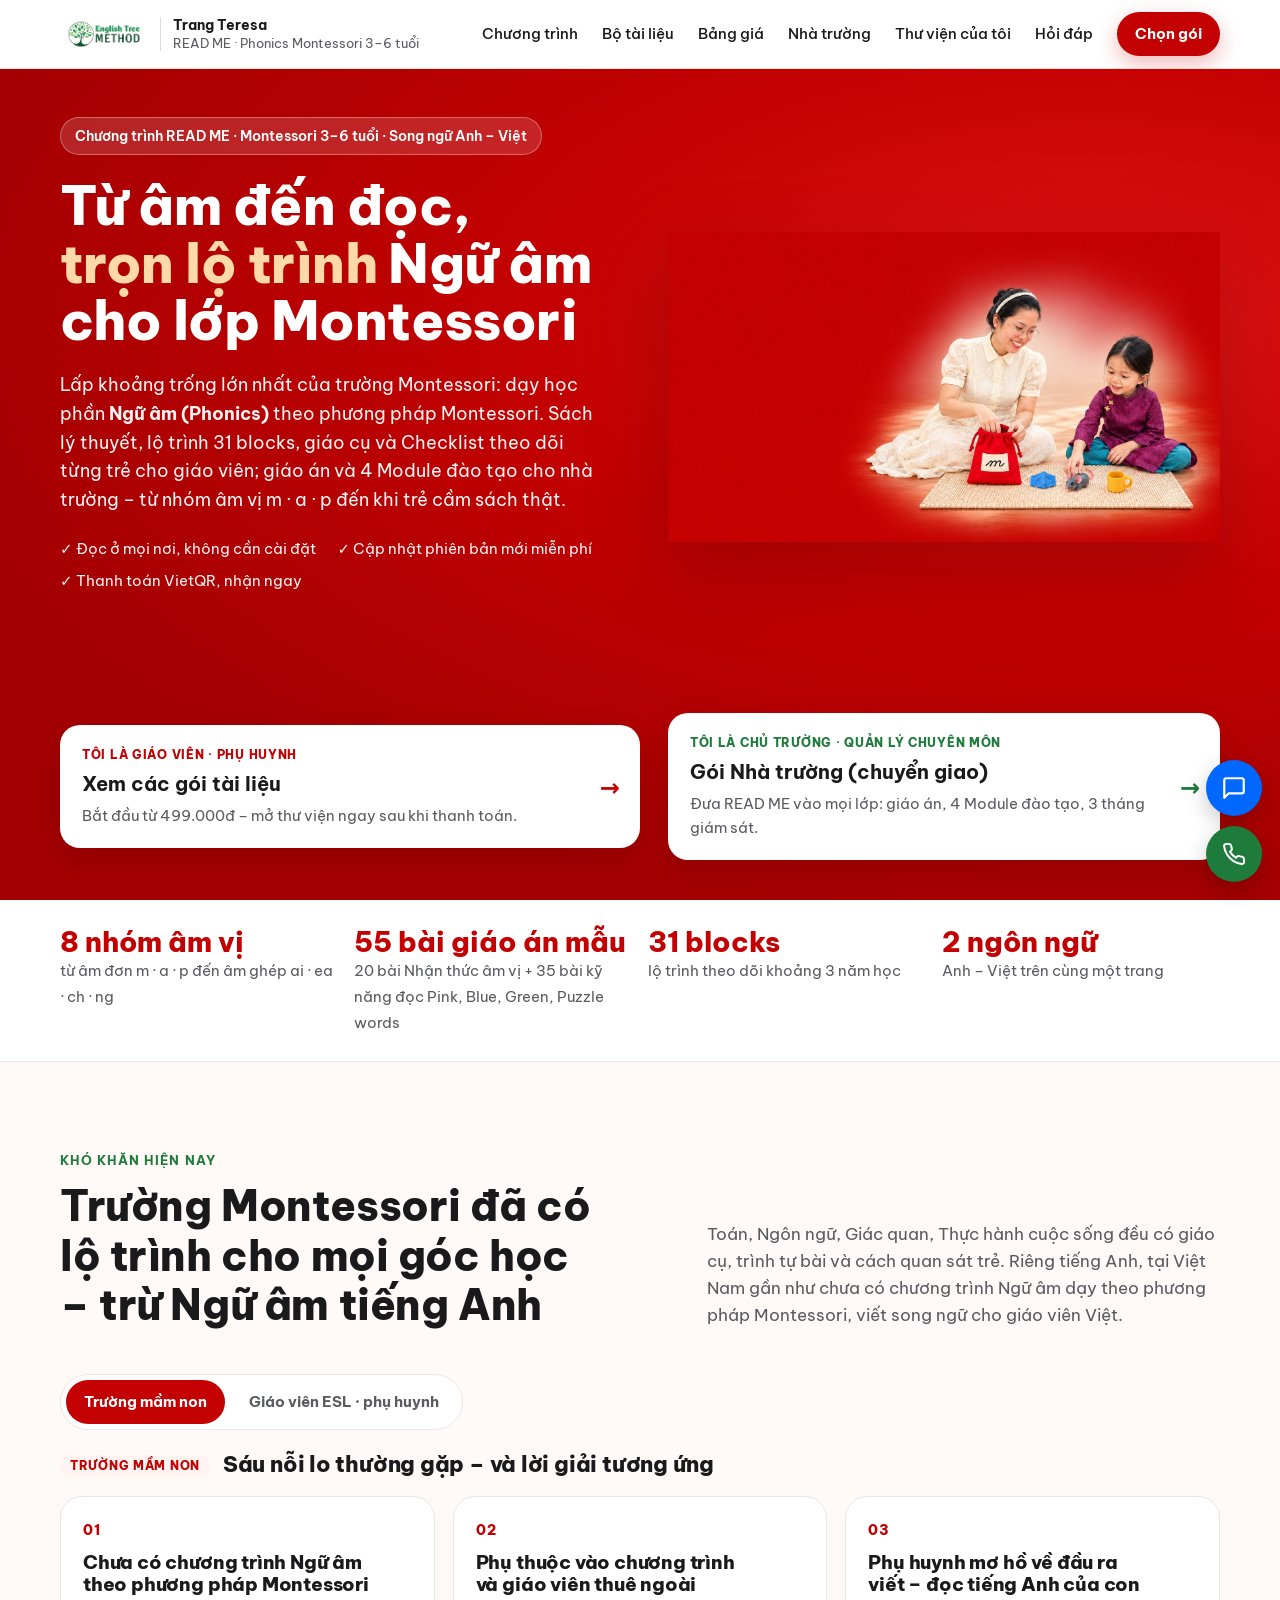
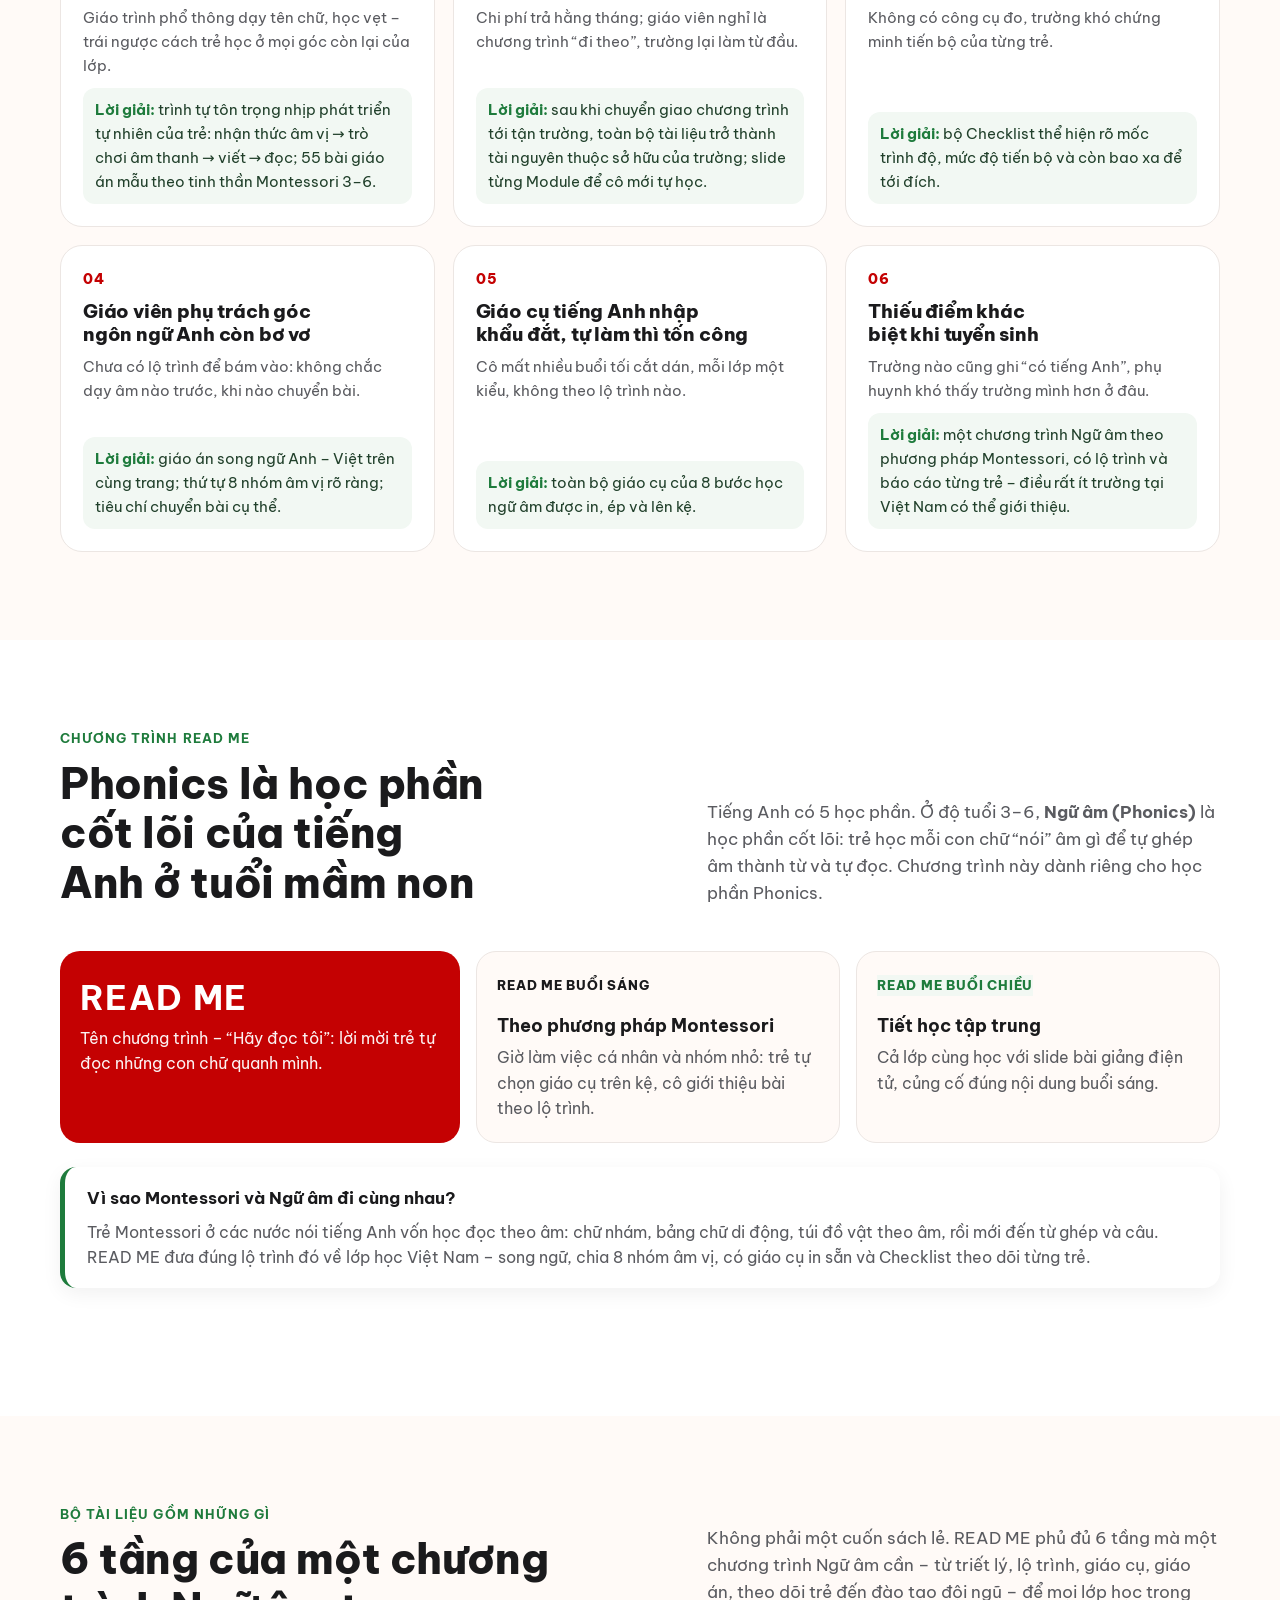
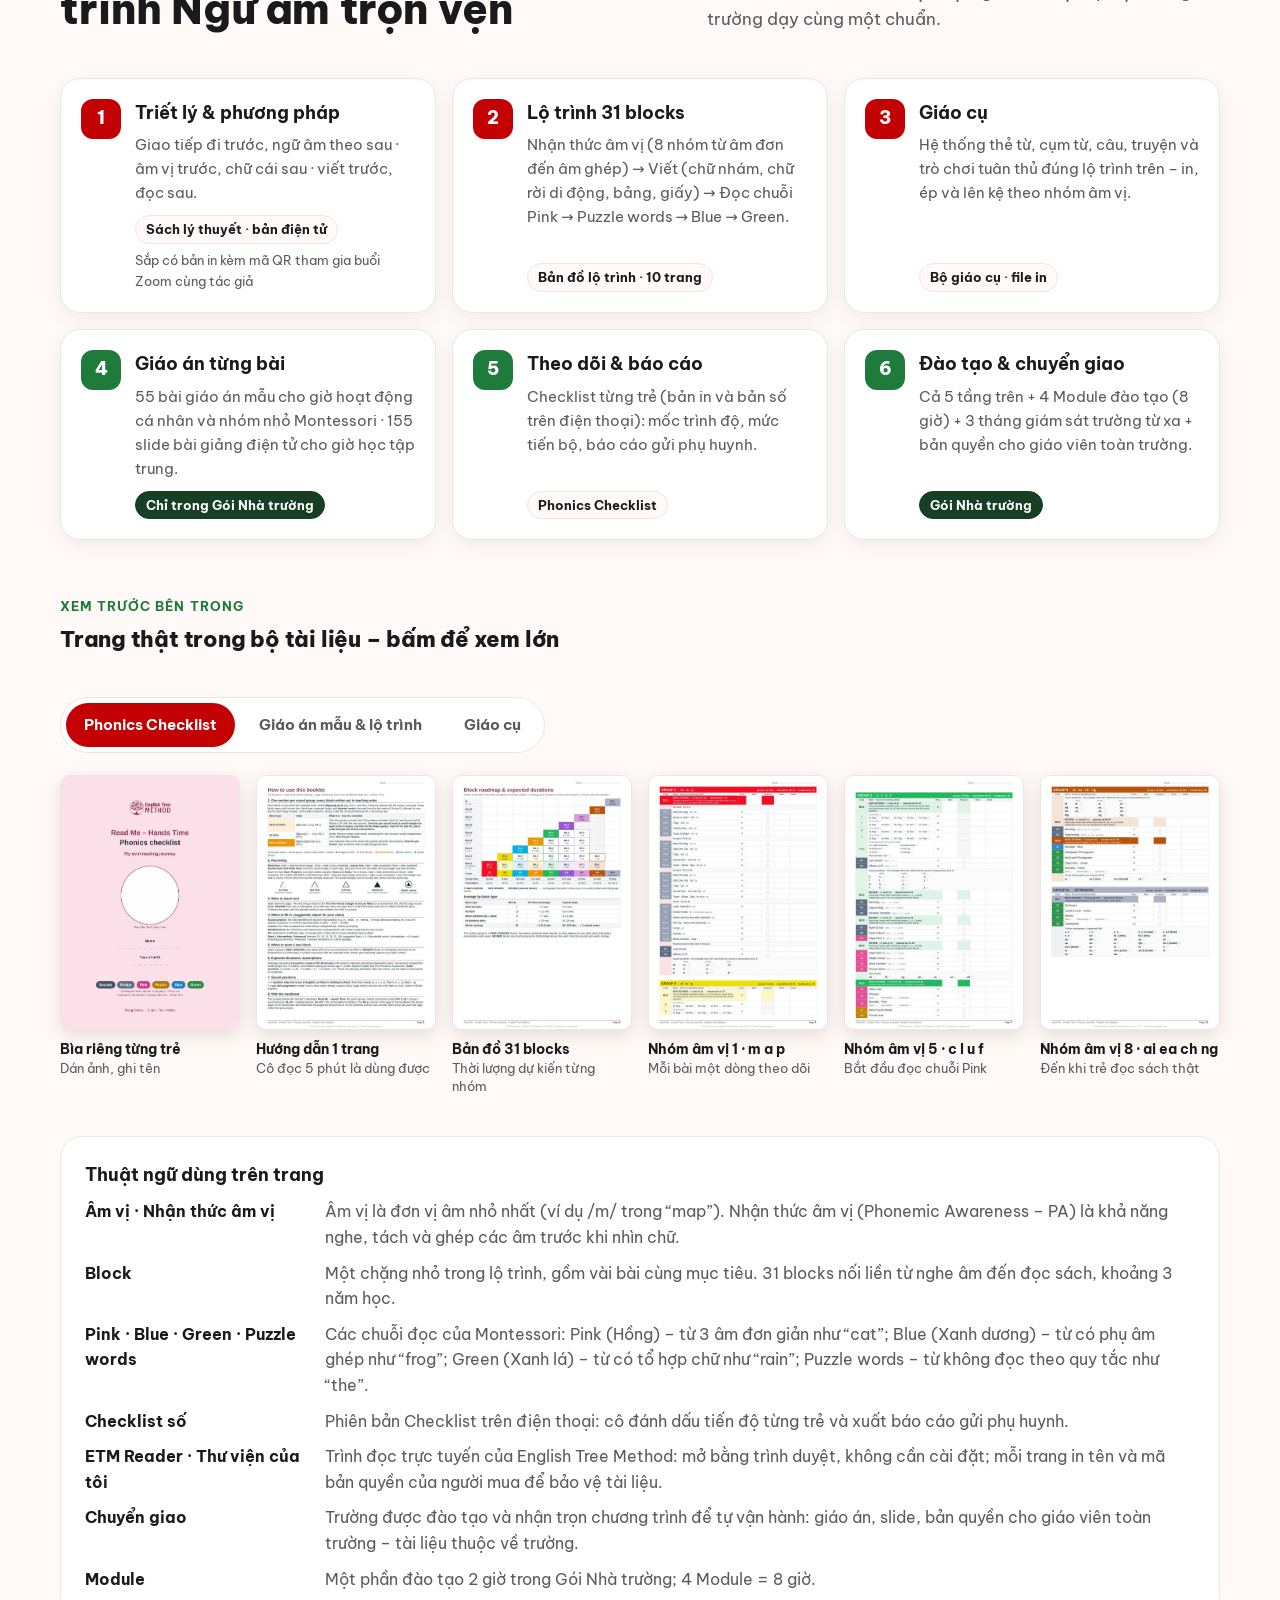
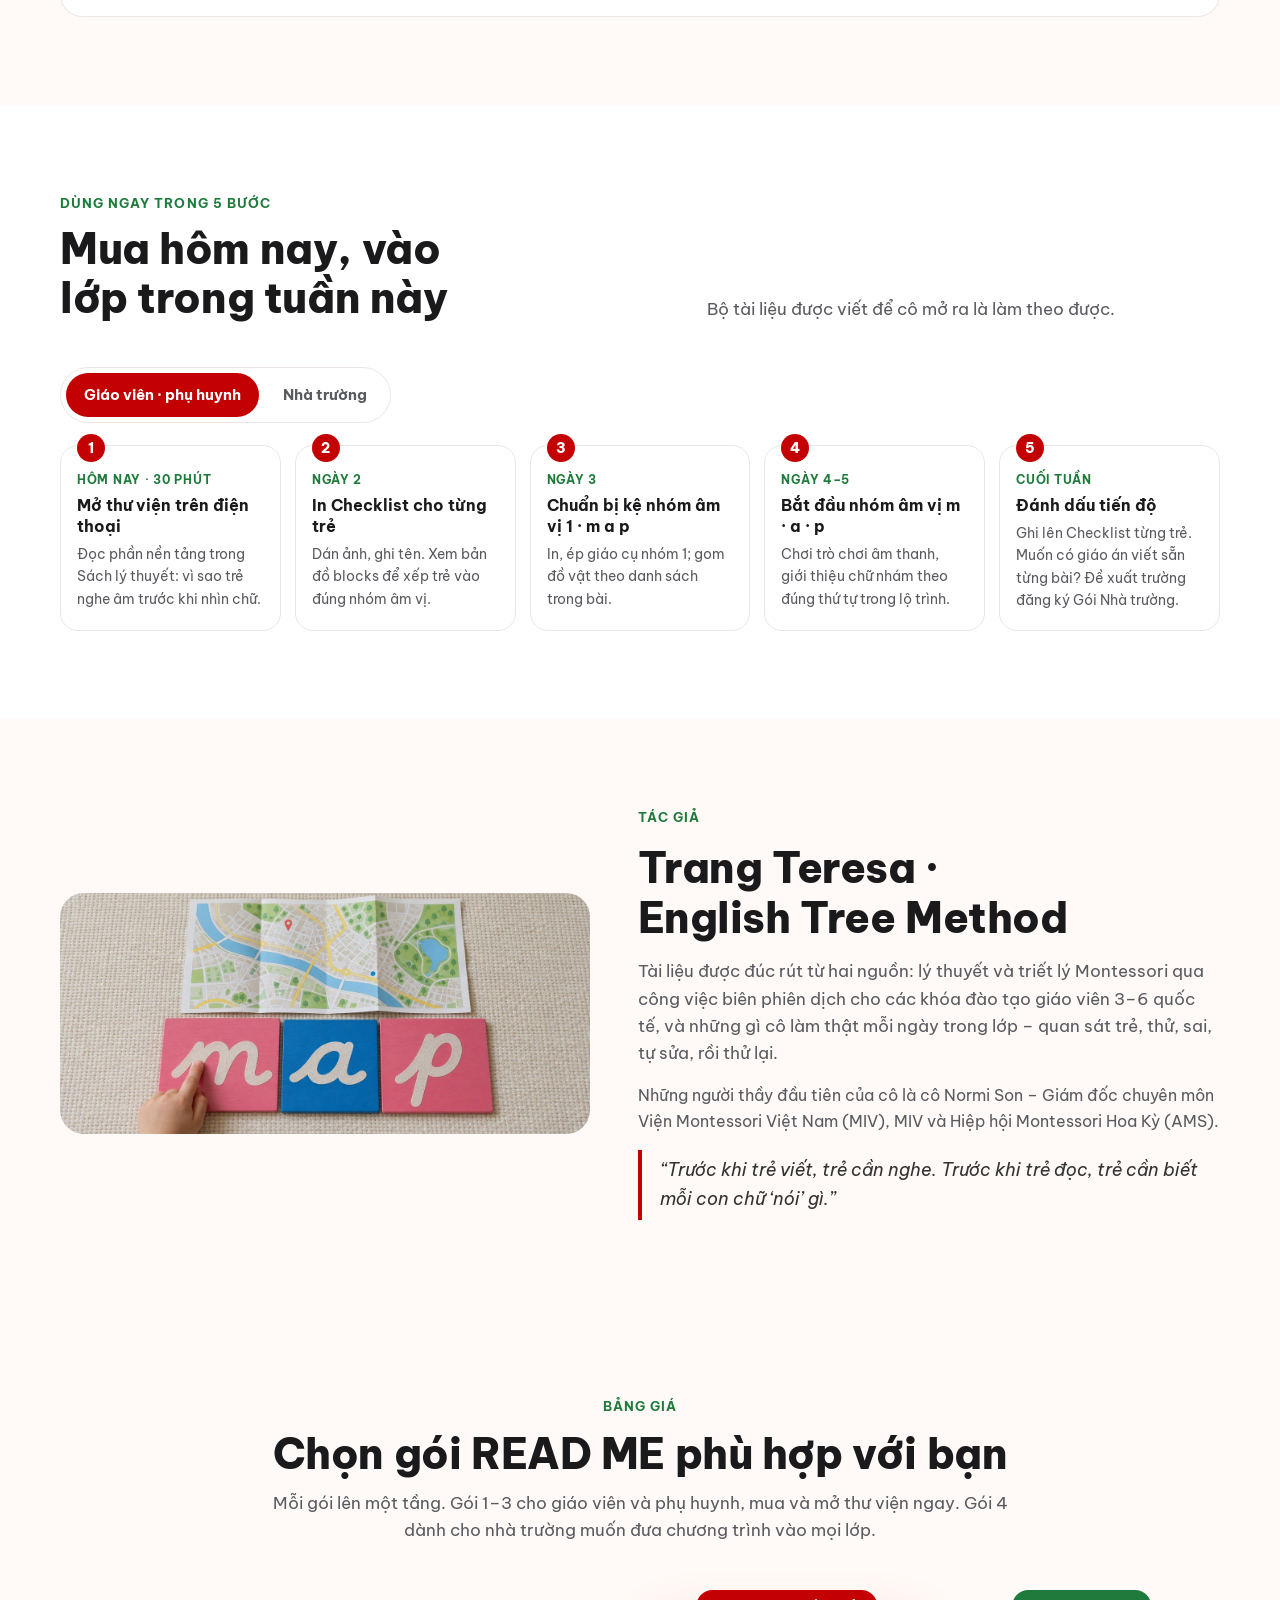
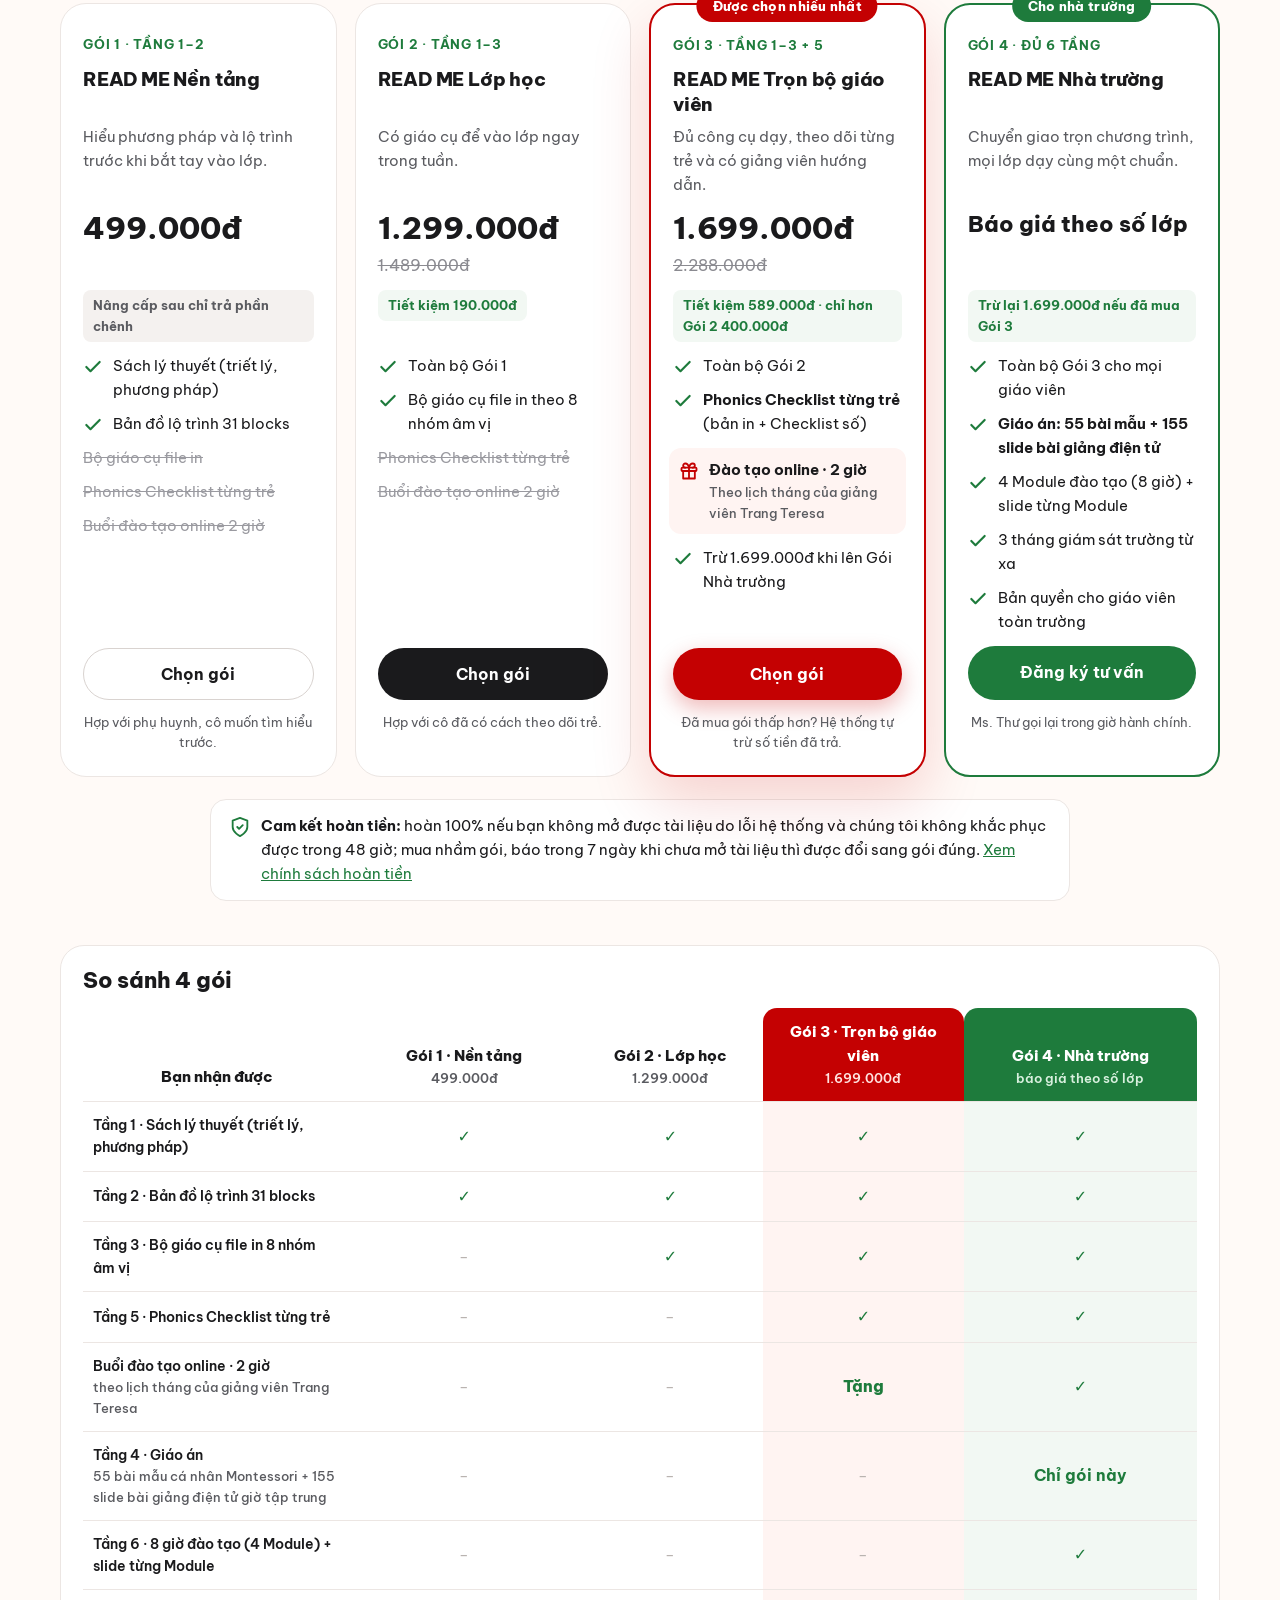
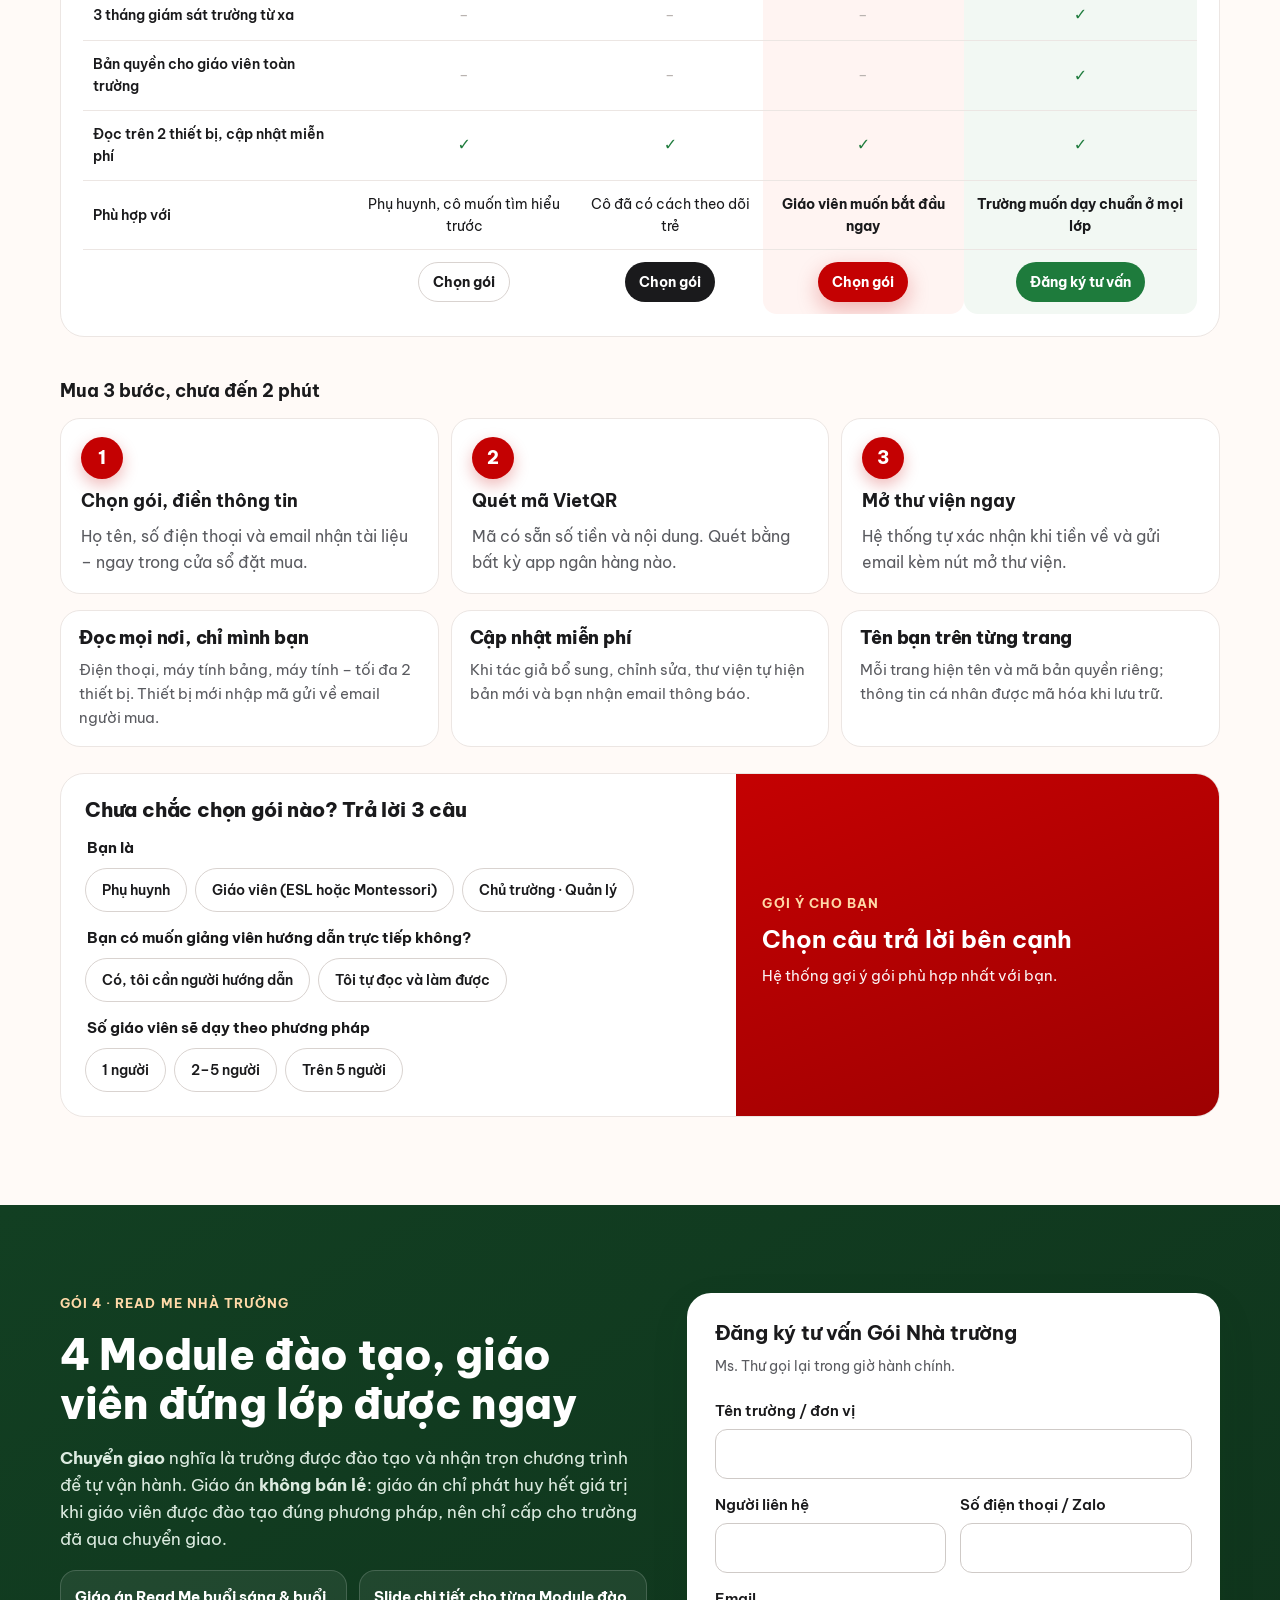
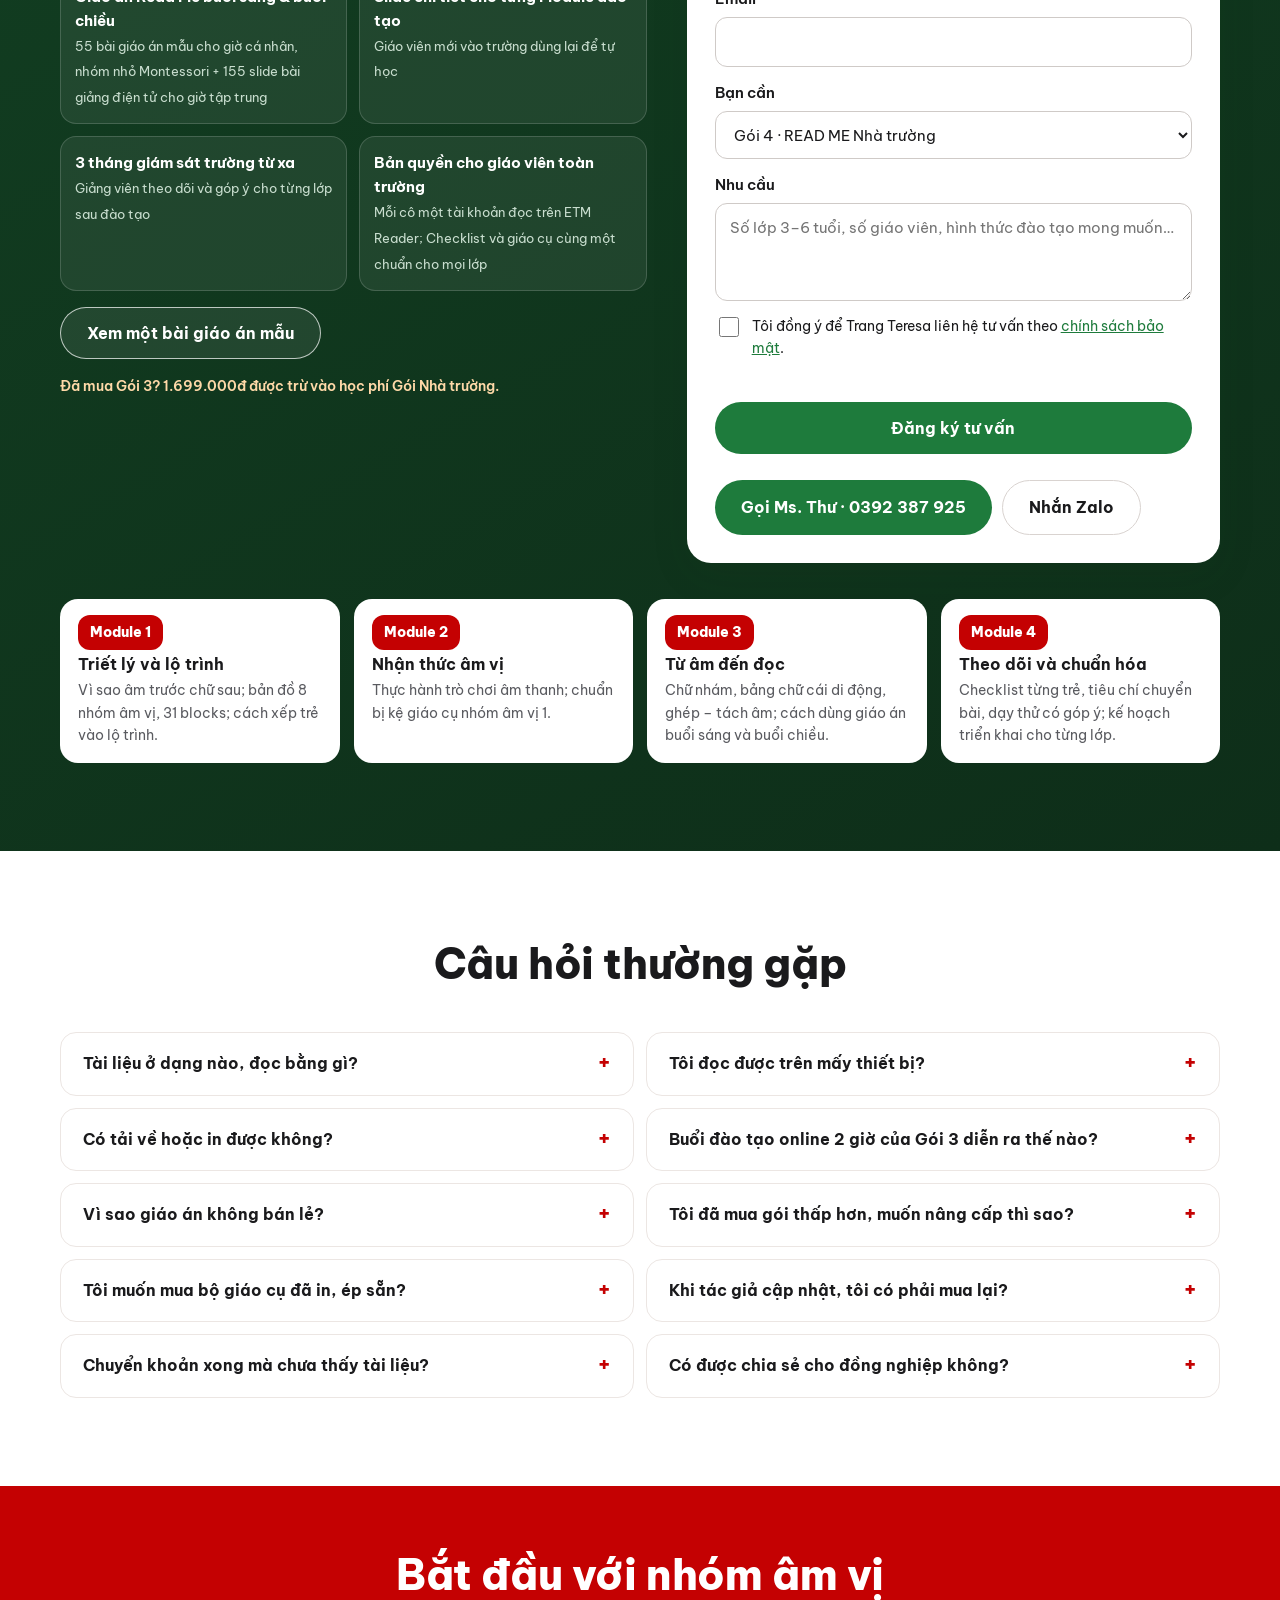
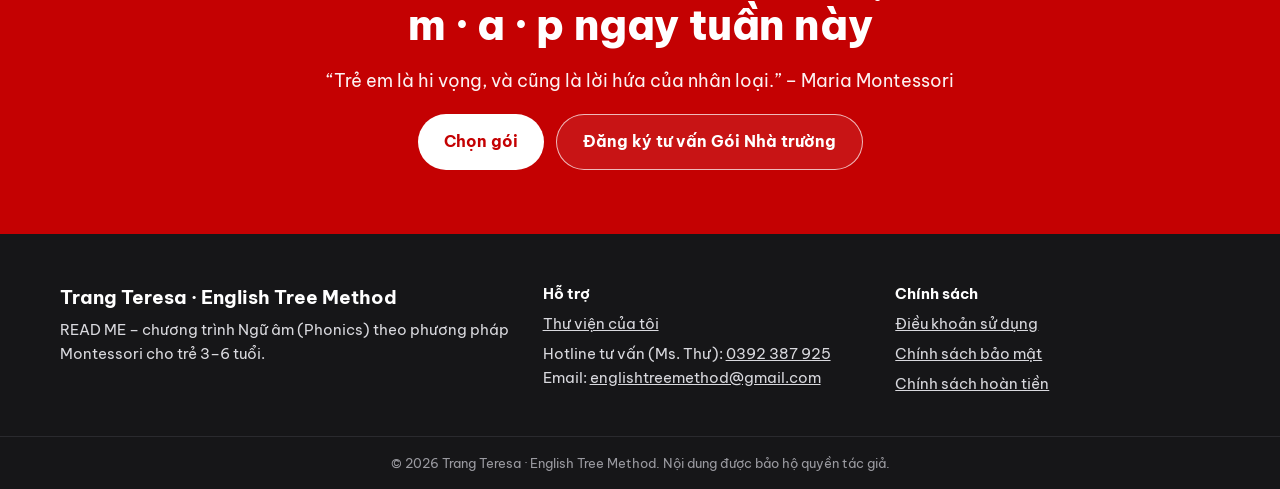
<file: index.html>
<!doctype html>
<html lang="vi">
<head>
<meta charset="utf-8">
<meta name="viewport" content="width=device-width, initial-scale=1, viewport-fit=cover">
<title>READ ME – Ngữ âm (Phonics) theo phương pháp Montessori 3–6 tuổi | Trang Teresa</title>
<meta name="description" content="READ ME – chương trình Ngữ âm (Phonics) theo phương pháp Montessori cho trẻ 3–6 tuổi của Trang Teresa · English Tree Method. 6 tầng: triết lý, lộ trình 31 blocks, giáo cụ, giáo án, theo dõi từng trẻ và chuyển giao cho nhà trường.">
<meta property="og:title" content="READ ME – Ngữ âm (Phonics) theo phương pháp Montessori 3–6 tuổi">
<meta property="og:description" content="Trước khi trẻ đọc, trẻ cần biết mỗi con chữ “nói” gì. Chương trình READ ME của Trang Teresa.">
<meta property="og:image" content="https://trangteresa.edu.vn/images/og-image.jpg">
<meta property="og:url" content="https://trangteresa.edu.vn/">
<meta property="og:type" content="website">
<meta name="theme-color" content="#C40102">
<link rel="canonical" href="https://trangteresa.edu.vn/">
<link rel="icon" href="images/logo.png">
<link rel="preconnect" href="https://fonts.googleapis.com">
<link rel="preconnect" href="https://fonts.gstatic.com" crossorigin>
<link rel="stylesheet" href="https://fonts.googleapis.com/css2?family=Be+Vietnam+Pro:ital,wght@0,400;0,500;0,600;0,700;0,800;1,500&display=swap">
<link rel="stylesheet" href="style.css?v=8">
<script src="config.js?v=7"></script>
<link rel="manifest" href="manifest.webmanifest">
</head>
<body>

<header class="topbar">
  <div class="wrap">
    <a class="brand" href="#top" aria-label="Trang Teresa – English Tree Method">
      <img src="images/logo.png" alt="English Tree Method" width="88" height="42">
      <span>Trang Teresa<small>READ ME · Phonics Montessori 3–6 tuổi</small></span>
    </a>
    <nav class="nav" aria-label="Điều hướng chính">
      <a href="#chuong-trinh">Chương trình</a>
      <a href="#tai-lieu">Bộ tài liệu</a>
      <a href="#bang-gia">Bảng giá</a>
      <a href="#chuyen-giao">Nhà trường</a>
      <a href="thu-vien.html">Thư viện của tôi</a>
      <a href="#hoi-dap">Hỏi đáp</a>
      <a class="btn btn-red btn-sm" href="#bang-gia">Chọn gói</a>
    </nav>
  </div>
</header>

<main>
<!-- 1. ĐẦU TRANG + 2 LỐI ĐI -->
<section id="top" class="hero">
  <div class="wrap">
    <div class="hero-text">
      <span class="pill">Chương trình READ ME · Montessori 3–6 tuổi · Song ngữ Anh – Việt</span>
      <h1>Từ âm đến đọc,<br><em>trọn lộ trình</em> Ngữ âm cho lớp Montessori</h1>
      <p class="sub">Lấp khoảng trống lớn nhất của trường Montessori: dạy học phần <b>Ngữ âm (Phonics)</b> theo phương pháp Montessori. Sách lý thuyết, lộ trình 31 blocks, giáo cụ và Checklist theo dõi từng trẻ cho giáo viên; giáo án và 4 Module đào tạo cho nhà trường – từ nhóm âm vị m · a · p đến khi trẻ cầm sách thật.</p>
      <div class="ticks">
        <span>✓ Đọc ở mọi nơi, không cần cài đặt</span>
        <span>✓ Cập nhật phiên bản mới miễn phí</span>
        <span>✓ Thanh toán VietQR, nhận ngay</span>
      </div>
    </div>
    <div class="hero-img">
      <img src="images/hero.jpg" alt="Cô Trang Teresa cùng một bé chơi trò túi đồ vật âm /m/" width="1672" height="941" fetchpriority="high">
    </div>
  </div>
  <div class="wrap paths" aria-label="Chọn lối đi phù hợp">
    <a class="path gv" href="#bang-gia">
      <span class="pk">Tôi là giáo viên · phụ huynh</span>
      <b>Xem các gói tài liệu</b>
      <span>Bắt đầu từ 499.000đ – mở thư viện ngay sau khi thanh toán.</span>
      <i aria-hidden="true">→</i>
    </a>
    <a class="path ct" href="#chuyen-giao">
      <span class="pk">Tôi là chủ trường · quản lý chuyên môn</span>
      <b>Gói Nhà trường (chuyển giao)</b>
      <span>Đưa READ ME vào mọi lớp: giáo án, 4 Module đào tạo, 3 tháng giám sát.</span>
      <i aria-hidden="true">→</i>
    </a>
  </div>
</section>

<section class="strip" aria-label="Điểm nổi bật">
  <div class="wrap">
    <div><b>8 nhóm âm vị</b><span>từ âm đơn m · a · p đến âm ghép ai · ea · ch · ng</span></div>
    <div><b>55 bài giáo án mẫu</b><span>20 bài Nhận thức âm vị + 35 bài kỹ năng đọc Pink, Blue, Green, Puzzle words</span></div>
    <div><b>31 blocks</b><span>lộ trình theo dõi khoảng 3 năm học</span></div>
    <div><b>2 ngôn ngữ</b><span>Anh – Việt trên cùng một trang</span></div>
  </div>
</section>

<!-- 2. KHÓ KHĂN -->
<section id="noi-dau" class="section bg-cream">
  <div class="wrap">
    <div class="head">
      <span class="eyebrow">Khó khăn hiện nay</span>
      <h2 class="h2">Trường Montessori đã có lộ trình cho mọi góc học – trừ Ngữ âm tiếng Anh</h2>
      <p class="lead">Toán, Ngôn ngữ, Giác quan, Thực hành cuộc sống đều có giáo cụ, trình tự bài và cách quan sát trẻ. Riêng tiếng Anh, tại Việt Nam gần như chưa có chương trình Ngữ âm dạy theo phương pháp Montessori, viết song ngữ cho giáo viên Việt.</p>
    </div>

    <div class="tabs" role="tablist" aria-label="Chọn nhóm khó khăn">
      <button class="tab" role="tab" aria-selected="true" data-tab="p-truong">Trường mầm non</button>
      <button class="tab" role="tab" aria-selected="false" data-tab="p-esl">Giáo viên ESL · phụ huynh</button>
    </div>

    <div id="p-truong">
      <h3 class="pains-title"><span class="who ct">Trường mầm non</span> Sáu nỗi lo thường gặp – và lời giải tương ứng</h3>
      <div class="pains">
        <article class="pain"><span class="pn">01</span><h3>Chưa có chương trình Ngữ âm theo phương pháp Montessori</h3><p class="q">Giáo trình phổ thông dạy tên chữ, học vẹt – trái ngược cách trẻ học ở mọi góc còn lại của lớp.</p><p class="a"><b>Lời giải:</b> trình tự tôn trọng nhịp phát triển tự nhiên của trẻ: nhận thức âm vị → trò chơi âm thanh → viết → đọc; 55 bài giáo án mẫu theo tinh thần Montessori 3–6.</p></article>
        <article class="pain"><span class="pn">02</span><h3>Phụ thuộc vào chương trình và giáo viên thuê ngoài</h3><p class="q">Chi phí trả hằng tháng; giáo viên nghỉ là chương trình “đi theo”, trường lại làm từ đầu.</p><p class="a"><b>Lời giải:</b> sau khi chuyển giao chương trình tới tận trường, toàn bộ tài liệu trở thành tài nguyên thuộc sở hữu của trường; slide từng Module để cô mới tự học.</p></article>
        <article class="pain"><span class="pn">03</span><h3>Phụ huynh mơ hồ về đầu ra viết – đọc tiếng Anh của con</h3><p class="q">Không có công cụ đo, trường khó chứng minh tiến bộ của từng trẻ.</p><p class="a"><b>Lời giải:</b> bộ Checklist thể hiện rõ mốc trình độ, mức độ tiến bộ và còn bao xa để tới đích.</p></article>
        <article class="pain"><span class="pn">04</span><h3>Giáo viên phụ trách góc ngôn ngữ Anh còn bơ vơ</h3><p class="q">Chưa có lộ trình để bám vào: không chắc dạy âm nào trước, khi nào chuyển bài.</p><p class="a"><b>Lời giải:</b> giáo án song ngữ Anh – Việt trên cùng trang; thứ tự 8 nhóm âm vị rõ ràng; tiêu chí chuyển bài cụ thể.</p></article>
        <article class="pain"><span class="pn">05</span><h3>Giáo cụ tiếng Anh nhập khẩu đắt, tự làm thì tốn công</h3><p class="q">Cô mất nhiều buổi tối cắt dán, mỗi lớp một kiểu, không theo lộ trình nào.</p><p class="a"><b>Lời giải:</b> toàn bộ giáo cụ của 8 bước học ngữ âm được in, ép và lên kệ.</p></article>
        <article class="pain"><span class="pn">06</span><h3>Thiếu điểm khác biệt khi tuyển sinh</h3><p class="q">Trường nào cũng ghi “có tiếng Anh”, phụ huynh khó thấy trường mình hơn ở đâu.</p><p class="a"><b>Lời giải:</b> một chương trình Ngữ âm theo phương pháp Montessori, có lộ trình và báo cáo từng trẻ – điều rất ít trường tại Việt Nam có thể giới thiệu.</p></article>
      </div>
    </div>

    <div id="p-esl" hidden>
      <h3 class="pains-title t2"><span class="who">Giáo viên ESL · phụ huynh</span> Những điều giáo viên tiếng Anh và phụ huynh có con 3–6 tuổi hay trăn trở</h3>
      <div class="pains four">
        <article class="pain t"><span class="pn">A · Giáo viên ESL</span><h3>Trẻ thuộc bảng chữ cái nhưng chưa tự đọc được từ mới</h3><p class="q">Hát được bài phonics, nhận ra từ quen, nhưng gặp từ lạ vẫn đoán.</p><p class="a"><b>Lời giải:</b> âm trước – chữ sau; ghép, tách âm bằng giáo cụ cầm nắm được; 31 blocks đi từng bước đến khi trẻ tự đọc.</p></article>
        <article class="pain t"><span class="pn">B · Giáo viên ESL</span><h3>Không chắc phát âm, sợ dạy sai cho trẻ</h3><p class="q">Ngại đứng trước lớp với âm /th/, /ng/, âm ngắn – âm dài.</p><p class="a"><b>Lời giải:</b> song ngữ Anh – Việt, thứ tự 8 nhóm âm vị từ dễ đến khó; Gói 3 có thêm buổi đào tạo online 2 giờ cùng giảng viên.</p></article>
        <article class="pain t"><span class="pn">C · Phụ huynh</span><h3>Muốn đồng hành cùng con ở nhà nhưng chưa biết bắt đầu từ đâu</h3><p class="q">Nhiều app và video, nhưng không biết thứ tự nào đúng với con.</p><p class="a"><b>Lời giải:</b> Sách lý thuyết tiếng Việt và bản đồ lộ trình cho biết con đang ở đâu, làm gì tiếp theo; giáo cụ in được tại nhà.</p></article>
        <article class="pain t"><span class="pn">D · Phụ huynh</span><h3>Không biết con học được gì, tiến bộ đến đâu</h3><p class="q">Đóng học phí đều đặn nhưng không có thước đo rõ ràng.</p><p class="a"><b>Lời giải:</b> Checklist từng trẻ ghi mốc trình độ, mức tiến bộ và còn bao xa để tới đích.</p></article>
      </div>
    </div>
  </div>
</section>

<!-- 3. VÌ SAO MONTESSORI + NGỮ ÂM -->
<section id="chuong-trinh" class="section">
  <div class="wrap">
    <div class="head">
      <span class="eyebrow">Chương trình READ ME</span>
      <h2 class="h2">Phonics là học phần cốt lõi của tiếng Anh ở tuổi mầm non</h2>
      <p class="lead">Tiếng Anh có 5 học phần. Ở độ tuổi 3–6, <b>Ngữ âm (Phonics)</b> là học phần cốt lõi: trẻ học mỗi con chữ “nói” âm gì để tự ghép âm thành từ và tự đọc. Chương trình này dành riêng cho học phần Phonics.</p>
    </div>
    <div class="readme">
      <div class="rm-name"><b>READ ME</b><span>Tên chương trình – “Hãy đọc tôi”: lời mời trẻ tự đọc những con chữ quanh mình.</span></div>
      <div class="rm-part am"><span class="gap-tag">Read Me buổi sáng</span><b>Theo phương pháp Montessori</b><p>Giờ làm việc cá nhân và nhóm nhỏ: trẻ tự chọn giáo cụ trên kệ, cô giới thiệu bài theo lộ trình.</p></div>
      <div class="rm-part pm"><span class="gap-tag">Read Me buổi chiều</span><b>Tiết học tập trung</b><p>Cả lớp cùng học với slide bài giảng điện tử, củng cố đúng nội dung buổi sáng.</p></div>
    </div>
    <div class="why">
      <b>Vì sao Montessori và Ngữ âm đi cùng nhau?</b>
      <p>Trẻ Montessori ở các nước nói tiếng Anh vốn học đọc theo âm: chữ nhám, bảng chữ di động, túi đồ vật theo âm, rồi mới đến từ ghép và câu. READ ME đưa đúng lộ trình đó về lớp học Việt Nam – song ngữ, chia 8 nhóm âm vị, có giáo cụ in sẵn và Checklist theo dõi từng trẻ.</p>
    </div>
  </div>
</section>

<!-- 4. BỘ TÀI LIỆU: 6 TẦNG + TRANG MẪU + THUẬT NGỮ -->
<section id="tai-lieu" class="section bg-cream">
  <div class="wrap">
    <div class="head">
      <span class="eyebrow">Bộ tài liệu gồm những gì</span>
      <h2 class="h2">6 tầng của một chương trình Ngữ âm trọn vẹn</h2>
      <p class="lead">Không phải một cuốn sách lẻ. READ ME phủ đủ 6 tầng mà một chương trình Ngữ âm cần – từ triết lý, lộ trình, giáo cụ, giáo án, theo dõi trẻ đến đào tạo đội ngũ – để mọi lớp học trong trường dạy cùng một chuẩn.</p>
    </div>
    <ol class="layers">
      <li><span class="ln">1</span><div><b>Triết lý & phương pháp</b><p>Giao tiếp đi trước, ngữ âm theo sau · âm vị trước, chữ cái sau · viết trước, đọc sau.</p><span class="lt">Sách lý thuyết · bản điện tử</span><small class="soon">Sắp có bản in kèm mã QR tham gia buổi Zoom cùng tác giả</small></div></li>
      <li><span class="ln">2</span><div><b>Lộ trình 31 blocks</b><p>Nhận thức âm vị (8 nhóm từ âm đơn đến âm ghép) → Viết (chữ nhám, chữ rời di động, bảng, giấy) → Đọc chuỗi Pink → Puzzle words → Blue → Green.</p><span class="lt">Bản đồ lộ trình · 10 trang</span></div></li>
      <li><span class="ln">3</span><div><b>Giáo cụ</b><p>Hệ thống thẻ từ, cụm từ, câu, truyện và trò chơi tuân thủ đúng lộ trình trên – in, ép và lên kệ theo nhóm âm vị.</p><span class="lt">Bộ giáo cụ · file in</span></div></li>
      <li><span class="ln">4</span><div><b>Giáo án từng bài</b><p>55 bài giáo án mẫu cho giờ hoạt động cá nhân và nhóm nhỏ Montessori · 155 slide bài giảng điện tử cho giờ học tập trung.</p><span class="lt cg">Chỉ trong Gói Nhà trường</span></div></li>
      <li><span class="ln">5</span><div><b>Theo dõi & báo cáo</b><p>Checklist từng trẻ (bản in và bản số trên điện thoại): mốc trình độ, mức tiến bộ, báo cáo gửi phụ huynh.</p><span class="lt">Phonics Checklist</span></div></li>
      <li><span class="ln">6</span><div><b>Đào tạo & chuyển giao</b><p>Cả 5 tầng trên + 4 Module đào tạo (8 giờ) + 3 tháng giám sát trường từ xa + bản quyền cho giáo viên toàn trường.</p><span class="lt cg">Gói Nhà trường</span></div></li>
    </ol>

    <div class="head" style="margin-top:56px">
      <span class="eyebrow">Xem trước bên trong</span>
      <h3 class="h3">Trang thật trong bộ tài liệu – bấm để xem lớn</h3>
    </div>
    <div class="tabs" role="tablist" aria-label="Chọn tài liệu xem mẫu">
      <button class="tab" role="tab" aria-selected="true" data-tab="t-cl">Phonics Checklist</button>
      <button class="tab" role="tab" aria-selected="false" data-tab="t-lp">Giáo án mẫu & lộ trình</button>
      <button class="tab" role="tab" aria-selected="false" data-tab="t-gc">Giáo cụ</button>
    </div>
    <div class="shelf" id="t-cl">
      <button class="sheet-thumb" type="button" data-zoom="images/checklist-bia.jpg" data-cap="Bìa: ảnh, tên và năm sinh của trẻ – mỗi trẻ một cuốn"><img src="images/checklist-bia.jpg" alt="Bìa Checklist" loading="lazy"><span><b>Bìa riêng từng trẻ</b>Dán ảnh, ghi tên</span></button>
      <button class="sheet-thumb" type="button" data-zoom="images/cl-huong-dan.jpg" data-cap="Hướng dẫn dùng: cách ghi block, cách đánh tam giác, khi nào chuyển bài"><img src="images/cl-huong-dan.jpg" alt="Trang hướng dẫn dùng Checklist" loading="lazy"><span><b>Hướng dẫn 1 trang</b>Cô đọc 5 phút là dùng được</span></button>
      <button class="sheet-thumb" type="button" data-zoom="images/cl-ban-do-block.jpg" data-cap="Bản đồ 31 blocks và thời lượng dự kiến của từng nhóm âm vị"><img src="images/cl-ban-do-block.jpg" alt="Bản đồ blocks" loading="lazy"><span><b>Bản đồ 31 blocks</b>Thời lượng dự kiến từng nhóm</span></button>
      <button class="sheet-thumb" type="button" data-zoom="images/cl-nhom-1.jpg" data-cap="Nhóm 1 · m a p: từng bài, ngày bắt đầu, tiến độ, ngày hoàn thành"><img src="images/cl-nhom-1.jpg" alt="Checklist nhóm 1" loading="lazy"><span><b>Nhóm âm vị 1 · m a p</b>Mỗi bài một dòng theo dõi</span></button>
      <button class="sheet-thumb" type="button" data-zoom="images/cl-nhom-5.jpg" data-cap="Nhóm 5 · c l u f và chuỗi Pink (Hồng) – những từ ghép đầu tiên"><img src="images/cl-nhom-5.jpg" alt="Checklist nhóm 5" loading="lazy"><span><b>Nhóm âm vị 5 · c l u f</b>Bắt đầu đọc chuỗi Pink</span></button>
      <button class="sheet-thumb" type="button" data-zoom="images/cl-nhom-8.jpg" data-cap="Nhóm 8 · ai ea ch ng và phần mở rộng âm dài"><img src="images/cl-nhom-8.jpg" alt="Checklist nhóm 8" loading="lazy"><span><b>Nhóm âm vị 8 · ai ea ch ng</b>Đến khi trẻ đọc sách thật</span></button>
    </div>
    <div class="shelf wide" id="t-lp" hidden>
      <button class="sheet-thumb" type="button" data-zoom="images/trang-bai-hoc.jpg" data-cap="Một bài giáo án mẫu: Mục tiêu · Cô làm · Cô nói · Nếu trẻ… · Chuyển bài khi"><img src="images/trang-bai-hoc.jpg" alt="Trang giáo án mẫu" loading="lazy"><span><b>Mỗi bài một trang</b>Cô làm – Cô nói song ngữ</span></button>
      <button class="sheet-thumb" type="button" data-zoom="images/lo-trinh.jpg" data-cap="Bản đồ lộ trình: 8 nhóm âm vị, cầu nối sang các chuỗi Pink, Puzzle words, Blue, Green"><img src="images/lo-trinh.jpg" alt="Bản đồ lộ trình" loading="lazy"><span><b>Bản đồ lộ trình</b>8 nhóm âm vị theo độ tuổi</span></button>
      <button class="sheet-thumb" type="button" data-zoom="images/checklist-hinh-anh.jpg" data-cap="Chuẩn bị giáo cụ cho nhóm âm vị 1 trước khi vào bài"><img src="images/checklist-hinh-anh.jpg" alt="Giáo cụ nhóm 1" loading="lazy"><span><b>Chuẩn bị giáo cụ</b>Thẻ tranh, thẻ từ, trò chơi</span></button>
    </div>
    <div class="shelf wide" id="t-gc" hidden>
      <button class="sheet-thumb" type="button" data-zoom="images/ke-giao-cu.jpg" data-cap="Kệ giáo cụ theo nhóm âm vị"><img src="images/ke-giao-cu.jpg" alt="Kệ giáo cụ theo nhóm âm vị" loading="lazy"><span><b>Kệ giáo cụ</b>In, ép, lên kệ theo nhóm âm vị</span></button>
    </div>

    <div class="glossary" aria-label="Giải thích thuật ngữ">
      <b class="gl-t">Thuật ngữ dùng trên trang</b>
      <dl>
        <dt>Âm vị · Nhận thức âm vị</dt><dd>Âm vị là đơn vị âm nhỏ nhất (ví dụ /m/ trong “map”). Nhận thức âm vị (Phonemic Awareness – PA) là khả năng nghe, tách và ghép các âm trước khi nhìn chữ.</dd>
        <dt>Block</dt><dd>Một chặng nhỏ trong lộ trình, gồm vài bài cùng mục tiêu. 31 blocks nối liền từ nghe âm đến đọc sách, khoảng 3 năm học.</dd>
        <dt>Pink · Blue · Green · Puzzle words</dt><dd>Các chuỗi đọc của Montessori: Pink (Hồng) – từ 3 âm đơn giản như “cat”; Blue (Xanh dương) – từ có phụ âm ghép như “frog”; Green (Xanh lá) – từ có tổ hợp chữ như “rain”; Puzzle words – từ không đọc theo quy tắc như “the”.</dd>
        <dt>Checklist số</dt><dd>Phiên bản Checklist trên điện thoại: cô đánh dấu tiến độ từng trẻ và xuất báo cáo gửi phụ huynh.</dd>
        <dt>ETM Reader · Thư viện của tôi</dt><dd>Trình đọc trực tuyến của English Tree Method: mở bằng trình duyệt, không cần cài đặt; mỗi trang in tên và mã bản quyền của người mua để bảo vệ tài liệu.</dd>
        <dt>Chuyển giao</dt><dd>Trường được đào tạo và nhận trọn chương trình để tự vận hành: giáo án, slide, bản quyền cho giáo viên toàn trường – tài liệu thuộc về trường.</dd>
        <dt>Module</dt><dd>Một phần đào tạo 2 giờ trong Gói Nhà trường; 4 Module = 8 giờ.</dd>
      </dl>
    </div>
  </div>
</section>

<!-- 5. DÙNG NGAY 5 BƯỚC -->
<section id="dung-ngay" class="section">
  <div class="wrap">
    <div class="head">
      <span class="eyebrow">Dùng ngay trong 5 bước</span>
      <h2 class="h2">Mua hôm nay, vào lớp trong tuần này</h2>
      <p class="lead">Bộ tài liệu được viết để cô mở ra là làm theo được.</p>
    </div>
    <div class="tabs" role="tablist" aria-label="Chọn vai trò">
      <button class="tab" role="tab" aria-selected="true" data-tab="r-gv">Giáo viên · phụ huynh</button>
      <button class="tab" role="tab" aria-selected="false" data-tab="r-ct">Nhà trường</button>
    </div>
    <ol class="road" id="r-gv">
      <li><span class="when">Hôm nay · 30 phút</span><b>Mở thư viện trên điện thoại</b><p>Đọc phần nền tảng trong Sách lý thuyết: vì sao trẻ nghe âm trước khi nhìn chữ.</p></li>
      <li><span class="when">Ngày 2</span><b>In Checklist cho từng trẻ</b><p>Dán ảnh, ghi tên. Xem bản đồ blocks để xếp trẻ vào đúng nhóm âm vị.</p></li>
      <li><span class="when">Ngày 3</span><b>Chuẩn bị kệ nhóm âm vị 1 · m a p</b><p>In, ép giáo cụ nhóm 1; gom đồ vật theo danh sách trong bài.</p></li>
      <li><span class="when">Ngày 4–5</span><b>Bắt đầu nhóm âm vị m · a · p</b><p>Chơi trò chơi âm thanh, giới thiệu chữ nhám theo đúng thứ tự trong lộ trình.</p></li>
      <li><span class="when">Cuối tuần</span><b>Đánh dấu tiến độ</b><p>Ghi lên Checklist từng trẻ. Muốn có giáo án viết sẵn từng bài? Đề xuất trường đăng ký Gói Nhà trường.</p></li>
    </ol>
    <ol class="road" id="r-ct" hidden>
      <li><span class="when">Tuần 1</span><b>Tư vấn và khảo sát</b><p>Ms. Thư tư vấn, nắm số lớp, số giáo viên và hiện trạng giáo cụ của trường; chốt lịch 4 Module.</p></li>
      <li><span class="when">Tuần 2–3</span><b>4 Module đào tạo (8 giờ)</b><p>Giáo viên học triết lý, nhận thức âm vị, từ âm đến đọc, theo dõi và chuẩn hóa – có slide chi tiết từng Module.</p></li>
      <li><span class="when">Tuần 4</span><b>Nhận giáo án, đứng lớp</b><p>Mỗi giáo viên mở giáo án Read Me buổi sáng và buổi chiều trên ETM Reader; mọi lớp dạy cùng một chuẩn.</p></li>
      <li><span class="when">Tháng 2–3</span><b>Giám sát từ xa</b><p>Giảng viên theo dõi, góp ý qua Checklist và video lớp học trong 3 tháng đầu.</p></li>
      <li><span class="when">Khi tuyển cô mới</span><b>Tự đào tạo bằng slide</b><p>Cô mới học lại từ slide 4 Module và dùng ngay giáo án chung – chương trình không phụ thuộc một người.</p></li>
    </ol>
  </div>
</section>

<!-- 6. TÁC GIẢ -->
<section class="section bg-cream">
  <div class="wrap author">
    <img src="images/tac-gia.jpg" alt="Bé chạm vào chữ nhám m a p đặt cạnh tấm bản đồ" loading="lazy" width="1316" height="598">
    <div class="txt">
      <span class="eyebrow">Tác giả</span>
      <h2 class="h2">Trang Teresa · English Tree Method</h2>
      <p class="lead">Tài liệu được đúc rút từ hai nguồn: lý thuyết và triết lý Montessori qua công việc biên phiên dịch cho các khóa đào tạo giáo viên 3–6 quốc tế, và những gì cô làm thật mỗi ngày trong lớp – quan sát trẻ, thử, sai, tự sửa, rồi thử lại.</p>
      <p class="muted">Những người thầy đầu tiên của cô là cô Normi Son – Giám đốc chuyên môn Viện Montessori Việt Nam (MIV), MIV và Hiệp hội Montessori Hoa Kỳ (AMS).</p>
      <p class="quote">“Trước khi trẻ viết, trẻ cần nghe. Trước khi trẻ đọc, trẻ cần biết mỗi con chữ ‘nói’ gì.”</p>
    </div>
  </div>
</section>

<!-- 7. NHẬN XÉT THỰC TẾ: tự hiện khi có dữ liệu trong testimonials.json -->
<section id="nhan-xet" class="section" hidden>
  <div class="wrap">
    <div class="head center">
      <span class="eyebrow">Kết quả thực tế</span>
      <h2 class="h2">Giáo viên và nhà trường nói gì về READ ME</h2>
    </div>
    <div class="testi" id="testi"></div>
  </div>
</section>

<!-- 8. BẢNG GIÁ -->
<section id="bang-gia" class="section bg-cream">
  <div class="wrap">
    <div class="head center">
      <span class="eyebrow">Bảng giá</span>
      <h2 class="h2">Chọn gói READ ME phù hợp với bạn</h2>
      <p class="lead">Mỗi gói lên một tầng. Gói 1–3 cho giáo viên và phụ huynh, mua và mở thư viện ngay. Gói 4 dành cho nhà trường muốn đưa chương trình vào mọi lớp.</p>
    </div>

    <div class="pricing four">
      <article class="plan">
        <span class="tag">Gói 1 · Tầng 1–2</span>
        <h3>READ ME Nền tảng</h3>
        <p class="for">Hiểu phương pháp và lộ trình trước khi bắt tay vào lớp.</p>
        <div class="p"><span class="now">499.000đ</span></div>
        <span class="save soft">Nâng cấp sau chỉ trả phần chênh</span>
        <ul>
          <li><svg width="20" height="20" viewBox="0 0 24 24" fill="none" stroke="#1E7B3C" stroke-width="2.6" stroke-linecap="round" stroke-linejoin="round" aria-hidden="true"><path d="M20 6L9 17l-5-5"/></svg>Sách lý thuyết (triết lý, phương pháp)</li>
          <li><svg width="20" height="20" viewBox="0 0 24 24" fill="none" stroke="#1E7B3C" stroke-width="2.6" stroke-linecap="round" stroke-linejoin="round" aria-hidden="true"><path d="M20 6L9 17l-5-5"/></svg>Bản đồ lộ trình 31 blocks</li>
          <li class="no">Bộ giáo cụ file in</li>
          <li class="no">Phonics Checklist từng trẻ</li>
          <li class="no">Buổi đào tạo online 2 giờ</li>
        </ul>
        <button class="btn btn-line" data-buy="LT">Chọn gói</button>
        <p class="hint">Hợp với phụ huynh, cô muốn tìm hiểu trước.</p>
      </article>

      <article class="plan">
        <span class="tag">Gói 2 · Tầng 1–3</span>
        <h3>READ ME Lớp học</h3>
        <p class="for">Có giáo cụ để vào lớp ngay trong tuần.</p>
        <div class="p"><span class="now">1.299.000đ</span><span class="was">1.489.000đ</span></div>
        <span class="save">Tiết kiệm 190.000đ</span>
        <ul>
          <li><svg width="20" height="20" viewBox="0 0 24 24" fill="none" stroke="#1E7B3C" stroke-width="2.6" stroke-linecap="round" stroke-linejoin="round" aria-hidden="true"><path d="M20 6L9 17l-5-5"/></svg>Toàn bộ Gói 1</li>
          <li><svg width="20" height="20" viewBox="0 0 24 24" fill="none" stroke="#1E7B3C" stroke-width="2.6" stroke-linecap="round" stroke-linejoin="round" aria-hidden="true"><path d="M20 6L9 17l-5-5"/></svg>Bộ giáo cụ file in theo 8 nhóm âm vị</li>
          <li class="no">Phonics Checklist từng trẻ</li>
          <li class="no">Buổi đào tạo online 2 giờ</li>
        </ul>
        <button class="btn btn-dark" data-buy="DUO">Chọn gói</button>
        <p class="hint">Hợp với cô đã có cách theo dõi trẻ.</p>
      </article>

      <article class="plan hot">
        <span class="badge">Được chọn nhiều nhất</span>
        <span class="tag">Gói 3 · Tầng 1–3 + 5</span>
        <h3>READ ME Trọn bộ giáo viên</h3>
        <p class="for">Đủ công cụ dạy, theo dõi từng trẻ và có giảng viên hướng dẫn.</p>
        <div class="p"><span class="now">1.699.000đ</span><span class="was">2.288.000đ</span></div>
        <span class="save">Tiết kiệm 589.000đ · chỉ hơn Gói 2 400.000đ</span>
                <ul>
          <li><svg width="20" height="20" viewBox="0 0 24 24" fill="none" stroke="#1E7B3C" stroke-width="2.6" stroke-linecap="round" stroke-linejoin="round" aria-hidden="true"><path d="M20 6L9 17l-5-5"/></svg>Toàn bộ Gói 2</li>
          <li><svg width="20" height="20" viewBox="0 0 24 24" fill="none" stroke="#1E7B3C" stroke-width="2.6" stroke-linecap="round" stroke-linejoin="round" aria-hidden="true"><path d="M20 6L9 17l-5-5"/></svg><span><b>Phonics Checklist từng trẻ</b> (bản in + Checklist số)</span></li>
          <li class="gift"><svg width="20" height="20" viewBox="0 0 24 24" fill="none" stroke="#C40102" stroke-width="2.2" stroke-linecap="round" stroke-linejoin="round" aria-hidden="true"><rect x="3" y="8" width="18" height="4" rx="1"/><path d="M12 8v13M19 12v9H5v-9M7.5 8a2.5 2.5 0 0 1 0-5C11 3 12 8 12 8s1-5 4.5-5a2.5 2.5 0 0 1 0 5"/></svg><span><b>Đào tạo online · 2 giờ</b><small>Theo lịch tháng của giảng viên Trang Teresa</small></span></li>
          <li><svg width="20" height="20" viewBox="0 0 24 24" fill="none" stroke="#1E7B3C" stroke-width="2.6" stroke-linecap="round" stroke-linejoin="round" aria-hidden="true"><path d="M20 6L9 17l-5-5"/></svg><span>Trừ 1.699.000đ khi lên Gói Nhà trường</span></li>
        </ul>
        <button class="btn btn-red" data-buy="COMBO3">Chọn gói</button>
        <p class="hint">Đã mua gói thấp hơn? Hệ thống tự trừ số tiền đã trả.</p>
      </article>

      <article class="plan school">
        <span class="badge green">Cho nhà trường</span>
        <span class="tag">Gói 4 · Đủ 6 tầng</span>
        <h3>READ ME Nhà trường</h3>
        <p class="for">Chuyển giao trọn chương trình, mọi lớp dạy cùng một chuẩn.</p>
        <div class="p"><span class="now sm">Báo giá theo số lớp</span></div>
        <span class="save green">Trừ lại 1.699.000đ nếu đã mua Gói 3</span>
        <ul>
          <li><svg width="20" height="20" viewBox="0 0 24 24" fill="none" stroke="#1E7B3C" stroke-width="2.6" stroke-linecap="round" stroke-linejoin="round" aria-hidden="true"><path d="M20 6L9 17l-5-5"/></svg>Toàn bộ Gói 3 cho mọi giáo viên</li>
          <li><svg width="20" height="20" viewBox="0 0 24 24" fill="none" stroke="#1E7B3C" stroke-width="2.6" stroke-linecap="round" stroke-linejoin="round" aria-hidden="true"><path d="M20 6L9 17l-5-5"/></svg><b>Giáo án: 55 bài mẫu + 155 slide bài giảng điện tử</b></li>
          <li><svg width="20" height="20" viewBox="0 0 24 24" fill="none" stroke="#1E7B3C" stroke-width="2.6" stroke-linecap="round" stroke-linejoin="round" aria-hidden="true"><path d="M20 6L9 17l-5-5"/></svg>4 Module đào tạo (8 giờ) + slide từng Module</li>
          <li><svg width="20" height="20" viewBox="0 0 24 24" fill="none" stroke="#1E7B3C" stroke-width="2.6" stroke-linecap="round" stroke-linejoin="round" aria-hidden="true"><path d="M20 6L9 17l-5-5"/></svg>3 tháng giám sát trường từ xa</li>
          <li><svg width="20" height="20" viewBox="0 0 24 24" fill="none" stroke="#1E7B3C" stroke-width="2.6" stroke-linecap="round" stroke-linejoin="round" aria-hidden="true"><path d="M20 6L9 17l-5-5"/></svg>Bản quyền cho giáo viên toàn trường</li>
        </ul>
        <a class="btn btn-green" href="#chuyen-giao" data-kind="train">Đăng ký tư vấn</a>
        <p class="hint">Ms. Thư gọi lại trong giờ hành chính.</p>
      </article>
    </div>

    <p class="refund"><svg width="22" height="22" viewBox="0 0 24 24" fill="none" stroke="#1E7B3C" stroke-width="2" stroke-linecap="round" stroke-linejoin="round" aria-hidden="true"><path d="M12 22s8-4 8-10V5l-8-3-8 3v7c0 6 8 10 8 10z"/><path d="M9 12l2 2 4-4"/></svg><span><b>Cam kết hoàn tiền:</b> hoàn 100% nếu bạn không mở được tài liệu do lỗi hệ thống và chúng tôi không khắc phục được trong 48 giờ; mua nhầm gói, báo trong 7 ngày khi chưa mở tài liệu thì được đổi sang gói đúng. <a href="chinh-sach.html#hoan-tien">Xem chính sách hoàn tiền</a></span></p>

    <div class="compare-wrap">
      <h3 class="ct">So sánh 4 gói</h3>
      <div class="tscroll"><table class="compare">
        <thead><tr><th scope="col">Bạn nhận được</th><th scope="col">Gói 1 · Nền tảng<small>499.000đ</small></th><th scope="col">Gói 2 · Lớp học<small>1.299.000đ</small></th><th scope="col" class="hot">Gói 3 · Trọn bộ giáo viên<small>1.699.000đ</small></th><th scope="col" class="cg">Gói 4 · Nhà trường<small>báo giá theo số lớp</small></th></tr></thead>
        <tbody>
          <tr><th scope="row">Tầng 1 · Sách lý thuyết (triết lý, phương pháp)</th><td class="y">✓</td><td class="y">✓</td><td class="y hot">✓</td><td class="y cg">✓</td></tr>
          <tr><th scope="row">Tầng 2 · Bản đồ lộ trình 31 blocks</th><td class="y">✓</td><td class="y">✓</td><td class="y hot">✓</td><td class="y cg">✓</td></tr>
          <tr><th scope="row">Tầng 3 · Bộ giáo cụ file in 8 nhóm âm vị</th><td class="n">–</td><td class="y">✓</td><td class="y hot">✓</td><td class="y cg">✓</td></tr>
          <tr><th scope="row">Tầng 5 · Phonics Checklist từng trẻ</th><td class="n">–</td><td class="n">–</td><td class="y hot">✓</td><td class="y cg">✓</td></tr>
          <tr><th scope="row">Buổi đào tạo online · 2 giờ<small>theo lịch tháng của giảng viên Trang Teresa</small></th><td class="n">–</td><td class="n">–</td><td class="y hot">Tặng</td><td class="y cg">✓</td></tr>
          <tr><th scope="row">Tầng 4 · Giáo án<small>55 bài mẫu cá nhân Montessori + 155 slide bài giảng điện tử giờ tập trung</small></th><td class="n">–</td><td class="n">–</td><td class="n hot">–</td><td class="y cg"><b>Chỉ gói này</b></td></tr>
          <tr><th scope="row">Tầng 6 · 8 giờ đào tạo (4 Module) + slide từng Module</th><td class="n">–</td><td class="n">–</td><td class="n hot">–</td><td class="y cg">✓</td></tr>
          <tr><th scope="row">3 tháng giám sát trường từ xa</th><td class="n">–</td><td class="n">–</td><td class="n hot">–</td><td class="y cg">✓</td></tr>
          <tr><th scope="row">Bản quyền cho giáo viên toàn trường</th><td class="n">–</td><td class="n">–</td><td class="n hot">–</td><td class="y cg">✓</td></tr>
          <tr><th scope="row">Đọc trên 2 thiết bị, cập nhật miễn phí</th><td class="y">✓</td><td class="y">✓</td><td class="y hot">✓</td><td class="y cg">✓</td></tr>
          <tr><th scope="row">Phù hợp với</th><td>Phụ huynh, cô muốn tìm hiểu trước</td><td>Cô đã có cách theo dõi trẻ</td><td class="hot"><b>Giáo viên muốn bắt đầu ngay</b></td><td class="cg"><b>Trường muốn dạy chuẩn ở mọi lớp</b></td></tr>
          <tr class="buy"><th scope="row"></th><td><button class="btn btn-line btn-sm" data-buy="LT">Chọn gói</button></td><td><button class="btn btn-dark btn-sm" data-buy="DUO">Chọn gói</button></td><td class="hot"><button class="btn btn-red btn-sm" data-buy="COMBO3">Chọn gói</button></td><td class="cg"><a class="btn btn-green btn-sm" href="#chuyen-giao" data-kind="train">Đăng ký tư vấn</a></td></tr>
        </tbody>
      </table></div>
    </div>

    <div class="buyinfo">
      <div class="steps-mini">
        <b class="bi-t">Mua 3 bước, chưa đến 2 phút</b>
        <ol class="steps">
          <li><span class="num">1</span><strong>Chọn gói, điền thông tin</strong><span>Họ tên, số điện thoại và email nhận tài liệu – ngay trong cửa sổ đặt mua.</span></li>
          <li><span class="num">2</span><strong>Quét mã VietQR</strong><span>Mã có sẵn số tiền và nội dung. Quét bằng bất kỳ app ngân hàng nào.</span></li>
          <li><span class="num">3</span><strong>Mở thư viện ngay</strong><span>Hệ thống tự xác nhận khi tiền về và gửi email kèm nút mở thư viện.</span></li>
        </ol>
      </div>
      <div class="protect">
        <div class="pcard"><h3>Đọc mọi nơi, chỉ mình bạn</h3><p>Điện thoại, máy tính bảng, máy tính – tối đa 2 thiết bị. Thiết bị mới nhập mã gửi về email người mua.</p></div>
        <div class="pcard"><h3>Cập nhật miễn phí</h3><p>Khi tác giả bổ sung, chỉnh sửa, thư viện tự hiện bản mới và bạn nhận email thông báo.</p></div>
        <div class="pcard"><h3>Tên bạn trên từng trang</h3><p>Mỗi trang hiện tên và mã bản quyền riêng; thông tin cá nhân được mã hóa khi lưu trữ.</p></div>
      </div>
    </div>

    <div class="chooser" id="chooser">
      <div class="ch-q">
        <h3>Chưa chắc chọn gói nào? Trả lời 3 câu</h3>
        <fieldset><legend>Bạn là</legend><div class="opts" data-q="role">
          <button type="button" data-v="ph">Phụ huynh</button><button type="button" data-v="gv">Giáo viên (ESL hoặc Montessori)</button><button type="button" data-v="ct">Chủ trường · Quản lý</button></div></fieldset>
        <fieldset><legend>Bạn có muốn giảng viên hướng dẫn trực tiếp không?</legend><div class="opts" data-q="kit">
          <button type="button" data-v="co">Có, tôi cần người hướng dẫn</button><button type="button" data-v="khong">Tôi tự đọc và làm được</button></div></fieldset>
        <fieldset><legend>Số giáo viên sẽ dạy theo phương pháp</legend><div class="opts" data-q="n">
          <button type="button" data-v="1">1 người</button><button type="button" data-v="few">2–5 người</button><button type="button" data-v="many">Trên 5 người</button></div></fieldset>
      </div>
      <div class="ch-a" id="chA" aria-live="polite"><span class="eyebrow">Gợi ý cho bạn</span><b id="chT">Chọn câu trả lời bên cạnh</b><p id="chP">Hệ thống gợi ý gói phù hợp nhất với bạn.</p><div id="chB"></div></div>
    </div>
  </div>
</section>

<!-- 9. GÓI NHÀ TRƯỜNG + FORM TƯ VẤN -->
<section id="chuyen-giao" class="section bg-dark">
  <div class="wrap">
    <div class="cg-grid">
      <div class="cg-intro">
        <span class="eyebrow">Gói 4 · READ ME Nhà trường</span>
        <h2 class="h2">4 Module đào tạo, giáo viên đứng lớp được ngay</h2>
        <p class="lead"><b>Chuyển giao</b> nghĩa là trường được đào tạo và nhận trọn chương trình để tự vận hành. Giáo án <b>không bán lẻ</b>: giáo án chỉ phát huy hết giá trị khi giáo viên được đào tạo đúng phương pháp, nên chỉ cấp cho trường đã qua chuyển giao.</p>
        <ul class="cg-get">
          <li><b>Giáo án Read Me buổi sáng & buổi chiều</b><span>55 bài giáo án mẫu cho giờ cá nhân, nhóm nhỏ Montessori + 155 slide bài giảng điện tử cho giờ tập trung</span></li>
          <li><b>Slide chi tiết cho từng Module đào tạo</b><span>Giáo viên mới vào trường dùng lại để tự học</span></li>
          <li><b>3 tháng giám sát trường từ xa</b><span>Giảng viên theo dõi và góp ý cho từng lớp sau đào tạo</span></li>
          <li><b>Bản quyền cho giáo viên toàn trường</b><span>Mỗi cô một tài khoản đọc trên ETM Reader; Checklist và giáo cụ cùng một chuẩn cho mọi lớp</span></li>
        </ul>
        <div class="cg-cta"><button class="btn btn-ghost" type="button" data-zoom="images/trang-bai-hoc.jpg" data-cap="Bài mẫu trong giáo án Read Me (bài 20 · Blend & Break map)">Xem một bài giáo án mẫu</button></div>
        <p class="cg-note">Đã mua Gói 3? 1.699.000đ được trừ vào học phí Gói Nhà trường.</p>

      </div>
      <div class="formbox" id="dao-tao">
        <form id="leadForm" novalidate>
          <h3 style="font-size:20px">Đăng ký tư vấn Gói Nhà trường</h3>
          <p class="muted" style="font-size:14px;margin:-4px 0 8px">Ms. Thư gọi lại trong giờ hành chính.</p>
          <label>Tên trường / đơn vị<input name="org" required autocomplete="organization"></label>
          <div class="two">
            <label>Người liên hệ<input name="name" required autocomplete="name"></label>
            <label>Số điện thoại / Zalo<input name="phone" type="tel" required autocomplete="tel" inputmode="tel"></label>
          </div>
          <label>Email<input name="email" type="email" autocomplete="email"></label>
          <label>Bạn cần<select name="kind"><option value="train">Gói 4 · READ ME Nhà trường</option><option value="kit">Đặt trước bộ giáo cụ đã in, ép sẵn</option><option value="other">Tư vấn khác</option></select></label>
          <label>Nhu cầu<textarea name="note" rows="3" placeholder="Số lớp 3–6 tuổi, số giáo viên, hình thức đào tạo mong muốn…"></textarea></label>
          <label class="check"><input type="checkbox" name="consent" required><span>Tôi đồng ý để Trang Teresa liên hệ tư vấn theo <a href="chinh-sach.html#bao-mat" target="_blank">chính sách bảo mật</a>.</span></label>
          <p class="err" id="leadErr" role="alert"></p>
          <button class="btn btn-green" type="submit">Đăng ký tư vấn</button>
          <div class="row" id="hotlineRow" style="display:flex;flex-wrap:wrap;gap:10px;margin-top:12px"></div>
        </form>
        <div id="leadOk" class="done" hidden>
          <svg width="56" height="56" viewBox="0 0 24 24" fill="none" stroke="#1E7B3C" stroke-width="2" stroke-linecap="round" stroke-linejoin="round" aria-hidden="true"><circle cx="12" cy="12" r="10"/><path d="M8 12l3 3 5-6"/></svg>
          <h3>Cảm ơn bạn!</h3><p class="muted">Yêu cầu đã được ghi nhận. Chúng tôi sẽ liên hệ trong thời gian sớm nhất.</p>
        </div>
      </div>
    </div>
    <ol class="cg-days">
          <li><span>Module 1</span><b>Triết lý và lộ trình</b><p>Vì sao âm trước chữ sau; bản đồ 8 nhóm âm vị, 31 blocks; cách xếp trẻ vào lộ trình.</p></li>
          <li><span>Module 2</span><b>Nhận thức âm vị</b><p>Thực hành trò chơi âm thanh; chuẩn bị kệ giáo cụ nhóm âm vị 1.</p></li>
          <li><span>Module 3</span><b>Từ âm đến đọc</b><p>Chữ nhám, bảng chữ cái di động, ghép – tách âm; cách dùng giáo án buổi sáng và buổi chiều.</p></li>
          <li><span>Module 4</span><b>Theo dõi và chuẩn hóa</b><p>Checklist từng trẻ, tiêu chí chuyển bài, dạy thử có góp ý; kế hoạch triển khai cho từng lớp.</p></li>
        </ol>
  </div>
</section>

<!-- 10. HỎI ĐÁP -->
<section id="hoi-dap" class="section">
  <div class="wrap">
    <div class="head center"><h2 class="h2">Câu hỏi thường gặp</h2></div>
    <div class="faq">
      <details><summary>Tài liệu ở dạng nào, đọc bằng gì?</summary><p>Sách lý thuyết (và giáo án với trường chuyển giao) đọc trực tuyến trong Thư viện của tôi bằng trình đọc ETM Reader trên điện thoại, máy tính bảng hoặc máy tính – không cần cài đặt, không cần tài khoản Google. Bấm nút trong email xác nhận là vào đọc.</p></details>
      <details><summary>Tôi đọc được trên mấy thiết bị?</summary><p>Tối đa 2 thiết bị của bạn. Trên thiết bị mới, bạn nhập email đã mua để nhận mã đăng nhập 6 số. Nếu đổi máy, thiết bị lâu không dùng sẽ tự được thay.</p></details>
      <details><summary>Có tải về hoặc in được không?</summary><p>Sách lý thuyết và giáo án đọc trực tuyến, không tải xuống, in hay sao chép để bảo vệ bản quyền. Phonics Checklist và Bộ giáo cụ (file in) được tải và in để dùng trong lớp hoặc tại nhà.</p></details>
      <details><summary>Buổi đào tạo online 2 giờ của Gói 3 diễn ra thế nào?</summary><p>Buổi học online qua Zoom/Google Meet theo lịch tháng của giảng viên Trang Teresa: cách dạy âm theo phương pháp Montessori, xếp lộ trình và chuẩn bị kệ giáo cụ. Ms. Thư liên hệ báo lịch ngay sau khi bạn thanh toán.</p></details>
      <details><summary>Vì sao giáo án không bán lẻ?</summary><p>Giáo án buổi sáng và buổi chiều chỉ đạt hiệu quả khi giáo viên được đào tạo đúng phương pháp. Vì vậy giáo án chỉ cấp cho trường đăng ký Gói Nhà trường, kèm 4 Module đào tạo, slide và bản quyền toàn trường. Bạn vẫn xem được một bài giáo án mẫu ngay trên trang này.</p></details>
      <details><summary>Tôi đã mua gói thấp hơn, muốn nâng cấp thì sao?</summary><p>Chọn gói cao hơn bằng cùng email. Hệ thống tự trừ số tiền bạn đã trả, bạn chỉ thanh toán phần chênh.</p></details>
      <details><summary>Tôi muốn mua bộ giáo cụ đã in, ép sẵn?</summary><p>Bộ thành phẩm đang nhận đặt trước. Chọn “Đặt trước bộ giáo cụ” trong form tư vấn, Ms. Thư sẽ báo giá và thời gian giao ngay khi mở bán.</p></details>
      <details><summary>Khi tác giả cập nhật, tôi có phải mua lại?</summary><p>Không. Mọi bản cập nhật của tài liệu bạn đã mua đều miễn phí. Thư viện tự hiện bản mới và bạn nhận email thông báo.</p></details>
      <details><summary>Chuyển khoản xong mà chưa thấy tài liệu?</summary><p>Thông thường tài liệu mở trong 1–2 phút. Vui lòng chuyển đúng số tài khoản và nội dung trong mã QR. Nếu sau 10 phút chưa nhận email, gọi/Zalo Ms. Thư 0392 387 925 kèm ảnh giao dịch để được kích hoạt ngay.</p></details>
      <details><summary>Có được chia sẻ cho đồng nghiệp không?</summary><p>Mỗi bộ tài liệu dành cho một người dùng. Nhà trường cần dùng cho nhiều giáo viên vui lòng chọn Gói Nhà trường để có bản quyền toàn trường.</p></details>
    </div>
  </div>
</section>

<!-- 11. LỜI KÊU GỌI -->
<section class="cta">
  <div class="wrap">
    <h2 class="h2">Bắt đầu với nhóm âm vị m · a · p ngay tuần này</h2>
    <p style="font-size:18px;opacity:.95">“Trẻ em là hi vọng, và cũng là lời hứa của nhân loại.” – Maria Montessori</p>
    <div style="display:flex;flex-wrap:wrap;gap:12px;justify-content:center"><a class="btn btn-white" href="#bang-gia">Chọn gói</a><a class="btn btn-ghost" href="#chuyen-giao" data-kind="train">Đăng ký tư vấn Gói Nhà trường</a></div>
  </div>
</section>
</main>

<footer>
  <div class="wrap">
    <div class="col"><b style="font-size:19px">Trang Teresa · English Tree Method</b><span>READ ME – chương trình Ngữ âm (Phonics) theo phương pháp Montessori cho trẻ 3–6 tuổi.</span><span id="legal"></span></div>
    <div class="col"><b>Hỗ trợ</b><a href="thu-vien.html">Thư viện của tôi</a><span id="ftContact"></span></div>
    <div class="col"><b>Chính sách</b><a href="chinh-sach.html#dieu-khoan">Điều khoản sử dụng</a><a href="chinh-sach.html#bao-mat">Chính sách bảo mật</a><a href="chinh-sach.html#hoan-tien">Chính sách hoàn tiền</a></div>
  </div>
  <div class="legal">© 2026 Trang Teresa · English Tree Method. Nội dung được bảo hộ quyền tác giả.</div>
</footer>

<div class="float" id="float"></div>
<div class="mbar"><div><b>Gói 3 · Trọn bộ giáo viên</b><small>1.699.000đ · tặng đào tạo online 2 giờ</small></div><a class="btn btn-red btn-sm" href="#bang-gia">Chọn gói</a></div>

<div class="lb" id="lb" hidden role="dialog" aria-modal="true" aria-label="Xem trang mẫu"><button class="x" type="button" data-lbclose aria-label="Đóng">×</button><figure><img id="lbImg" alt=""><figcaption id="lbCap"></figcaption></figure></div>

<!-- Thanh toán -->
<div class="modal" id="modal" role="dialog" aria-modal="true" aria-labelledby="mTitle">
  <div class="sheet">
    <div class="top">
      <div><span class="muted" id="mStep" style="font-size:14px"></span><h3 id="mTitle" style="font-size:20px;margin-top:2px"></h3><div id="mPrice" style="font-size:22px;font-weight:800;color:var(--red)"></div></div>
      <button class="x" type="button" data-close aria-label="Đóng"><svg width="20" height="20" viewBox="0 0 24 24" fill="none" stroke="#1A1A1C" stroke-width="2" stroke-linecap="round" aria-hidden="true"><path d="M18 6L6 18M6 6l12 12"/></svg></button>
    </div>
    <div class="bar" aria-hidden="true"><i class="on"></i><i id="b2"></i><i id="b3"></i></div>

    <form id="s1" novalidate>
      <label>Họ và tên<input name="name" required autocomplete="name"></label>
      <label>Số điện thoại (Zalo)<input name="phone" type="tel" required autocomplete="tel" inputmode="tel"></label>
      <label>Email nhận tài liệu <small>Link thư viện và mã đăng nhập được gửi về email này</small><input name="email" type="email" required autocomplete="email" placeholder="ten@gmail.com"></label>
      <label class="check"><input type="checkbox" name="consent" required><span>Tôi đồng ý với <a href="chinh-sach.html#dieu-khoan" target="_blank">điều khoản sử dụng</a> và <a href="chinh-sach.html#bao-mat" target="_blank">chính sách bảo mật</a>; hiểu rằng tài liệu dành cho một người dùng, không chia sẻ.</span></label>
      <p class="err" id="s1Err" role="alert"></p>
      <button class="btn btn-red" type="submit" id="s1Btn">Tiếp tục thanh toán</button>
    </form>

    <div id="s2" hidden>
      <div class="qrbox">
        <img id="qr" alt="Mã VietQR thanh toán đơn hàng">
        <dl class="bank">
          <dt>Ngân hàng</dt><dd id="kBank"></dd><span></span>
          <dt>Số tài khoản</dt><dd id="kAcc"></dd><button class="copy" type="button" data-copy="kAcc">Chép</button>
          <dt>Chủ tài khoản</dt><dd id="kName"></dd><span></span>
          <dt>Số tiền</dt><dd id="kAmt"></dd><button class="copy" type="button" data-copy="kAmtRaw">Chép</button>
          <dt>Nội dung</dt><dd id="kCode"></dd><button class="copy" type="button" data-copy="kCode">Chép</button>
        </dl>
        <span id="kAmtRaw" hidden></span>
        <p id="credit" class="muted" hidden></p>
        <div class="waiting" id="wait"><span class="dot"></span><span id="waitTxt">Đang chờ thanh toán · mã giữ trong <b id="cd">30:00</b></span></div>
        <p class="muted" style="font-size:14px">Vui lòng giữ nguyên nội dung chuyển khoản để hệ thống tự xác nhận.</p>
      </div>
    </div>

    <div id="s3" class="done" hidden>
      <svg width="64" height="64" viewBox="0 0 24 24" fill="none" stroke="#1E7B3C" stroke-width="2" stroke-linecap="round" stroke-linejoin="round" aria-hidden="true"><circle cx="12" cy="12" r="10"/><path d="M8 12l3 3 5-6"/></svg>
      <h3 style="font-size:22px">Thanh toán thành công!</h3>
      <p class="muted">Thư viện của bạn đã sẵn sàng. Link mở thư viện cũng đã gửi về email.</p>
      <a class="btn btn-red" id="libBtn" href="thu-vien.html" style="width:100%">Mở thư viện của tôi</a>
    </div>
  </div>
</div>

<script src="app.js?v=8"></script>
</body>
</html>
</file>
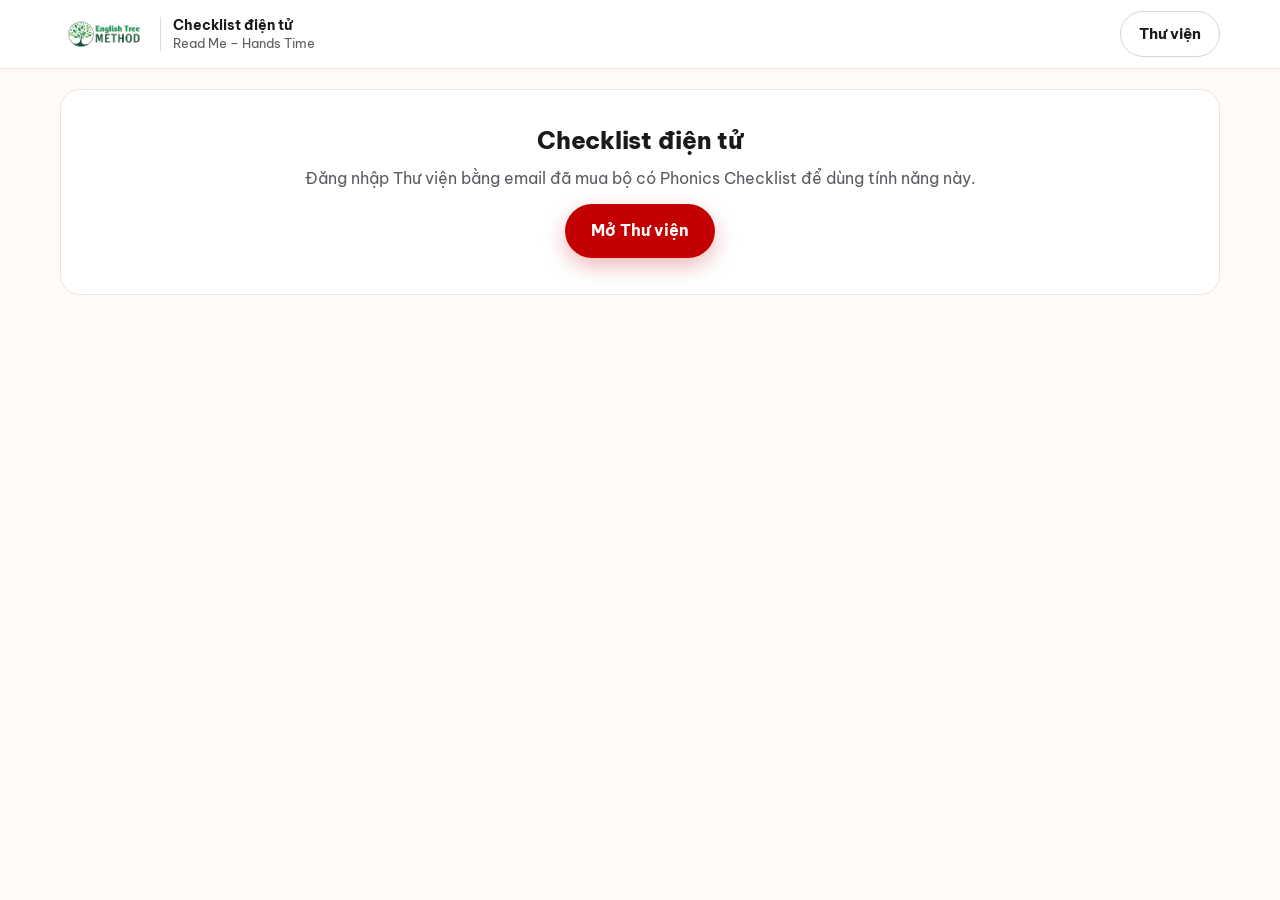
<file: checklist.html>
<!doctype html>
<html lang="vi">
<head>
<meta charset="utf-8">
<meta name="viewport" content="width=device-width, initial-scale=1, viewport-fit=cover">
<title>Checklist điện tử | ETM Reader</title>
<meta name="robots" content="noindex,nofollow">
<meta name="theme-color" content="#C40102">
<link rel="manifest" href="manifest.webmanifest">
<link rel="icon" href="images/logo.png">
<link rel="apple-touch-icon" href="icons/icon-192.png">
<link rel="preconnect" href="https://fonts.googleapis.com">
<link rel="preconnect" href="https://fonts.gstatic.com" crossorigin>
<link rel="stylesheet" href="https://fonts.googleapis.com/css2?family=Be+Vietnam+Pro:wght@400;500;600;700;800&display=swap">
<link rel="stylesheet" href="style.css">
<script src="config.js"></script>
<style>
body{background:var(--cream)}
.app{padding-top:20px;padding-bottom:96px}
.bar{display:flex;align-items:center;justify-content:space-between;gap:12px;flex-wrap:wrap;margin-bottom:16px}
.bar h1{font-size:clamp(22px,3vw,30px);font-weight:800}
.card{background:#fff;border:1px solid var(--line);border-radius:20px;padding:18px}
.kids{display:grid;grid-template-columns:repeat(auto-fill,minmax(260px,1fr));gap:12px}
.kid{display:flex;flex-direction:column;gap:10px;text-align:left;border:1px solid var(--line);background:#fff;border-radius:18px;padding:16px;cursor:pointer;font:inherit;color:inherit}
.kid:hover{border-color:#CFC7C3;box-shadow:var(--shadow-s)}
.kid .top{display:flex;justify-content:space-between;gap:8px;align-items:baseline}
.kid b{font-size:17px}
.kid small{color:var(--muted);font-size:13px}
.meter{height:8px;border-radius:99px;background:#F1EBE8;overflow:hidden}
.meter i{display:block;height:100%;background:linear-gradient(90deg,var(--green),#3FA45E);border-radius:99px}
.chip{display:inline-flex;align-items:center;gap:6px;font-size:12px;font-weight:700;padding:4px 10px;border-radius:999px;background:var(--red-50);color:var(--red)}
.empty{text-align:center;padding:36px 18px;display:flex;flex-direction:column;gap:12px;align-items:center}
.addrow{display:grid;grid-template-columns:minmax(0,2fr) minmax(0,1fr) auto;gap:10px;align-items:end}
@media (max-width:560px){.addrow{grid-template-columns:1fr 1fr}.addrow button{grid-column:span 2}}
.legend{display:flex;flex-wrap:wrap;gap:8px 14px;font-size:13px;color:var(--muted);margin:10px 0 14px}
.legend span{display:inline-flex;align-items:center;gap:6px}
.sw{width:14px;height:14px;border-radius:4px;border:1px solid rgba(0,0,0,.08)}
.s0,.cell.s0,.blk.s0{background:#fff}.s1,.cell.s1,.blk.s1{background:#FFE7A8}.s2,.cell.s2,.blk.s2{background:#FFC46B}.s3,.cell.s3,.blk.s3{background:#3FA45E}.s4,.cell.s4,.blk.s4{background:#F4B4B1}
.gridwrap{overflow-x:auto;-webkit-overflow-scrolling:touch;margin:0 -4px;padding:0 4px}
.sr{position:absolute;width:1px;height:1px;overflow:hidden;clip:rect(0 0 0 0)}
.bmap{border-collapse:separate;border-spacing:6px;min-width:860px;width:100%;table-layout:fixed}
.bmap col.rl{width:92px}
.bmap thead th{vertical-align:bottom;padding:0 2px 6px;text-align:center}
.bmap th.g{font-size:12px;font-weight:600;color:var(--muted);line-height:1.35}
.bmap th.g b{display:block;margin:0 auto 4px;width:fit-content;min-width:36px;padding:3px 8px;border-radius:999px;background:var(--cream);border:1px solid var(--line);color:var(--ink);font-size:13px;font-weight:800}
.bmap th.g span{display:block;white-space:nowrap;overflow:hidden;text-overflow:ellipsis}
.bmap th.g.cur b{background:var(--red);border-color:var(--red);color:#fff}
.bmap th.r{text-align:left;white-space:nowrap;font-size:12px;font-weight:600;color:var(--muted);line-height:1.35;padding-right:4px}
.bmap th.r b{display:block;color:var(--ink);font-size:13px}
.bmap td{padding:0}
.cell{width:100%;min-width:66px;min-height:52px;border-radius:12px;border:1.5px solid var(--line);font:inherit;font-size:13px;font-weight:800;cursor:pointer;display:flex;flex-direction:column;align-items:center;justify-content:center;gap:1px;color:var(--ink);background:#fff;padding:4px}
.cell small{font-size:11px;font-weight:600;color:rgba(0,0,0,.55)}
.cell.t-new{border-style:solid;border-width:2px;border-color:#C40102}
.cell.t-snd{border-color:#1E7B3C;border-width:2px}
.cell.t-rev{border-style:dashed}
.cell.s3,.blk.s3{color:#fff}.cell.s3 small,.blk.s3 small{color:rgba(255,255,255,.88)}
.glist{display:none;flex-direction:column;gap:12px}
.gcard{border:1px solid var(--line);border-radius:16px;padding:12px}
.gcard h4{font-size:15px;display:flex;justify-content:space-between;gap:8px;margin-bottom:8px}
.gcard h4 span{font-weight:600;color:var(--muted);font-size:13px}
.blks{display:flex;flex-wrap:wrap;gap:8px}
.blk{flex:1 1 30%;min-width:92px;min-height:56px;border-radius:12px;border:1.5px solid var(--line);font:inherit;font-weight:800;font-size:14px;cursor:pointer;display:flex;flex-direction:column;align-items:center;justify-content:center;color:var(--ink);padding:6px}
.blk small{font-size:11px;font-weight:600;color:rgba(0,0,0,.55)}
.blk.t-new{border:2px solid #C40102}.blk.t-snd{border:2px solid #1E7B3C}.blk.t-rev{border-style:dashed}
@media (max-width:700px){.gridwrap{display:none}.glist{display:flex}}
.stats{display:grid;grid-template-columns:repeat(4,minmax(0,1fr));gap:10px;margin:12px 0}
.stat{background:var(--cream);border-radius:14px;padding:12px}
.stat b{display:block;font-size:22px;font-weight:800}
.stat span{font-size:13px;color:var(--muted)}
@media (max-width:640px){.stats{grid-template-columns:repeat(2,minmax(0,1fr))}}
.sheet-b{position:fixed;inset:auto 0 0 0;z-index:60;background:#fff;border-radius:22px 22px 0 0;box-shadow:0 -12px 40px rgba(0,0,0,.18);padding:18px max(16px,env(safe-area-inset-left,0px)) calc(18px + env(safe-area-inset-bottom,0px));max-width:640px;margin:0 auto}
.sheet-b h3{font-size:18px;margin-bottom:4px}
.opts{display:flex;flex-wrap:wrap;gap:8px;margin:12px 0}
.opts button{border:1.5px solid #D9D3D0;background:#fff;border-radius:999px;padding:10px 16px;font:inherit;font-size:14px;font-weight:700;cursor:pointer;min-height:44px;display:inline-flex;align-items:center;gap:8px;color:var(--ink)}
.opts button[aria-pressed=true]{border-color:var(--ink);box-shadow:0 0 0 2px var(--ink) inset}
.scrim{position:fixed;inset:0;background:rgba(0,0,0,.35);z-index:55}
.report{white-space:pre-wrap;background:var(--cream);border-radius:14px;padding:14px;font-size:14px;line-height:1.6;border:1px solid var(--line)}
.toast{position:fixed;left:50%;bottom:calc(24px + env(safe-area-inset-bottom,0px));transform:translateX(-50%);background:var(--ink);color:#fff;padding:10px 18px;border-radius:999px;font-size:14px;font-weight:600;z-index:80}
.row{display:flex;gap:10px;flex-wrap:wrap;align-items:center}
.back{border:0;background:none;font:inherit;font-weight:700;color:var(--green);cursor:pointer;padding:8px 0;min-height:44px}
</style>
</head>
<body>
<header class="topbar">
  <div class="wrap">
    <a class="brand" href="thu-vien.html"><img src="images/logo.png" alt="English Tree Method" width="88" height="42"><span>Checklist điện tử<small>Read Me – Hands Time</small></span></a>
    <nav class="nav"><a class="btn btn-line btn-sm" href="thu-vien.html" style="color:var(--ink)">Thư viện</a></nav>
  </div>
</header>

<main class="wrap app">
  <div id="gate" class="card empty" hidden>
    <h1 style="font-size:24px;font-weight:800">Checklist điện tử</h1>
    <p class="muted" id="gateMsg">Đăng nhập Thư viện bằng email đã mua bộ có Phonics Checklist để dùng tính năng này.</p>
    <a class="btn btn-red" href="thu-vien.html">Mở Thư viện</a>
  </div>

  <section id="vClass" hidden>
    <div class="bar">
      <div><span class="eyebrow">Lớp của tôi</span><h1 id="clsName">Lớp của tôi</h1></div>
      <div class="row"><button class="btn btn-line btn-sm" id="btnRename" type="button">Đổi tên lớp</button><button class="btn btn-line btn-sm" id="btnBackup" type="button">Sao lưu</button><label class="btn btn-line btn-sm" style="cursor:pointer">Khôi phục<input type="file" id="fileRestore" accept="application/json" hidden></label></div>
    </div>
    <div class="card" style="margin-bottom:14px">
      <form id="fAdd" class="addrow">
        <label>Tên trẻ<input name="name" id="kidName" required maxlength="40" placeholder="Ví dụ: Bé An"></label>
        <label>Năm sinh<input name="year" id="kidYear" inputmode="numeric" maxlength="4" placeholder="2021"></label>
        <button class="btn btn-red" type="submit">Thêm trẻ</button>
      </form>
      <p class="muted" style="font-size:13px;margin-top:10px">Dữ liệu của trẻ chỉ lưu trên máy này, không gửi về máy chủ. Hãy bấm <b>Sao lưu</b> định kỳ để giữ bản dự phòng.</p>
    </div>
    <div id="kids" class="kids"></div>
    <div id="noKids" class="card empty" hidden>
      <b style="font-size:18px">Lớp chưa có trẻ nào</b>
      <p class="muted">Thêm tên từng trẻ ở ô phía trên. Mỗi trẻ có một bản đồ 31 block riêng, đúng như cuốn Checklist in.</p>
    </div>
  </section>

  <section id="vKid" hidden>
    <button class="back" type="button" id="btnBack">← Cả lớp</button>
    <div class="bar">
      <div><span class="eyebrow" id="kidYearLbl"></span><h1 id="kidTitle"></h1></div>
      <div class="row"><button class="btn btn-green btn-sm" id="btnReport" type="button">Báo cáo cho phụ huynh</button><button class="btn btn-line btn-sm" id="btnDel" type="button">Xóa trẻ</button></div>
    </div>
    <div class="stats" id="stats"></div>
    <div class="card">
      <b>Bản đồ block</b>
      <div class="legend">
        <span><i class="sw s0"></i>Chưa bắt đầu</span><span><i class="sw s1"></i>Đã giới thiệu</span><span><i class="sw s2"></i>Đang lặp lại</span><span><i class="sw s3"></i>Thành thạo</span><span><i class="sw s4"></i>Cần ôn lại</span>
        <span>Viền đỏ: bài mới · viền xanh: âm mới · viền nét đứt: ôn tập</span>
      </div>
      <div class="gridwrap"><table class="bmap" id="road" aria-label="Bản đồ 31 block"></table></div>
      <div class="glist" id="glist"></div>
    </div>
  </section>
</main>

<div class="scrim" id="scrim" hidden></div>
<div class="sheet-b" id="sheet" hidden role="dialog" aria-modal="true" aria-labelledby="shT">
  <h3 id="shT"></h3><p class="muted" id="shS" style="font-size:14px"></p>
  <div class="opts" id="shOpts"></div>
  <label>Ghi chú của cô<textarea id="shNote" rows="2" maxlength="300" placeholder="Ví dụ: còn nhầm âm /b/ và /d/"></textarea></label>
  <div class="row" style="margin-top:12px"><button class="btn btn-red" type="button" id="shSave">Lưu</button><button class="btn btn-line" type="button" id="shClose">Đóng</button></div>
</div>
<div class="sheet-b" id="repSheet" hidden role="dialog" aria-modal="true" aria-labelledby="repT">
  <h3 id="repT">Báo cáo cho phụ huynh</h3>
  <p class="muted" style="font-size:14px;margin-bottom:10px">Sao chép rồi gửi qua Zalo hoặc tin nhắn.</p>
  <div class="report" id="repText"></div>
  <div class="row" style="margin-top:12px"><button class="btn btn-green" type="button" id="repCopy">Sao chép</button><button class="btn btn-line" type="button" id="repShare" hidden>Chia sẻ</button><button class="btn btn-line" type="button" id="repClose">Đóng</button></div>
</div>
<div class="toast" id="toast" hidden></div>

<script>
(function () {
  'use strict';
  var T = window.TT || {};
  var $ = function (s) { return document.querySelector(s); };
  // ---- Lộ trình 31 block (theo trang "Block roadmap & expected durations" của Phonics Checklist) ----
  var GROUPS = [['G1', 'm · a · p'], ['G2', 'd · o · g'], ['G3', 'w · e · b · s'], ['G4', 'h · i · n · t'], ['G5', 'c · l · u · f'], ['G6', 'k · x · j · y'], ['G7', 'r · v · z · q'], ['G8', 'ai · ea · ch · ng'], ['G8+', 'Mở rộng']];
  var ROWS = [['Hàng 1', 'Bài 01–02'], ['Hàng 2', 'Bài 03–06'], ['Hàng 3', 'Bài 07–09'], ['Hàng 4', 'Bài 10–13'], ['Hàng 5', 'Bài 14–19'], ['Hàng 6', 'Bài 20–23'], ['Hàng 7', 'Bài 24–26'], ['Hàng 8', 'Bài 27–31'], ['Mở rộng', 'Bài 32–35']];
  // [mã, hàng (0-8), cột nhóm (0-8), số tuần dự kiến]
  var W = { '1.1': 10, '2.1': 3, '3.1': 3, '4.1': 3, '5.1': 3, '6.1': 3, '7.1': 3, '8.1': 3,
    '2.2': 6, '3.2': 1.5, '4.2': 1, '5.2': 1, '6.2': 1, '7.2': 1, '8.2': 1,
    '3.3': 6, '4.3': 1.5, '5.3': 1, '6.3': 1, '7.3': 1,
    '4.4': 6, '5.4': 2, '6.4': 1, '7.4': 1,
    '5.5': 8, '6.5': 1.5, '7.5': 1, '6.6': 7, '7.7': 5, '8.8': 8, '8+': 20 };
  var BLOCKS = Object.keys(W).map(function (k) {
    if (k === '8+') return { id: 'B8+', row: 8, col: 8, w: 20, type: 'ext' };
    var g = +k.split('.')[0], r = +k.split('.')[1];
    var type = g === r ? 'new' : r === 1 ? 'snd' : 'rev';
    return { id: 'B' + k, row: r - 1, col: g - 1, w: W[k], type: type };
  });
  var TOTAL = BLOCKS.reduce(function (s, b) { return s + b.w; }, 0);   // 114.5 tuần
  var TYPE = { new: 'Bài mới', snd: 'Âm mới', rev: 'Ôn tập', ext: 'Mở rộng' };
  var ST = ['Chưa bắt đầu', 'Đã giới thiệu', 'Đang lặp lại', 'Thành thạo', 'Cần ôn lại'];

  // ---- Lưu trữ trên máy ----
  var KEY = 'etm_checklist_v1';
  function load() { try { return JSON.parse(localStorage.getItem(KEY)) || null; } catch (e) { return null; } }
  function save() { try { localStorage.setItem(KEY, JSON.stringify(D)); } catch (e) { toast('Không lưu được trên máy này'); } }
  var D = load() || { cls: 'Lớp của tôi', kids: [] };
  var cur = null, curBlock = null;

  function toast(m) { var t = $('#toast'); t.textContent = m; t.hidden = false; clearTimeout(toast.t); toast.t = setTimeout(function () { t.hidden = true; }, 2200); }
  function esc(s) { return String(s).replace(/[&<>"]/g, function (c) { return { '&': '&amp;', '<': '&lt;', '>': '&gt;', '"': '&quot;' }[c]; }); }
  function today() { return new Date().toISOString().slice(0, 10); }
  function vnDate(iso) { return iso ? iso.split('-').reverse().join('/') : ''; }

  function summary(k) {
    var done = 0, weeks = 0, active = [], review = 0;
    BLOCKS.forEach(function (b) { var s = (k.p[b.id] || {}).s || 0; if (s === 3) { done++; weeks += b.w; } if (s === 1 || s === 2) active.push(b); if (s === 4) review++; });
    active.sort(function (x, y) { return x.col - y.col || x.row - y.row; });
    var grp = active.length ? GROUPS[active[0].col] : null;
    if (!grp) { var last = -1; BLOCKS.forEach(function (b) { if (((k.p[b.id] || {}).s || 0) === 3) last = Math.max(last, b.col); }); grp = GROUPS[Math.min(8, last + (last >= 0 ? 0 : 1))] || GROUPS[0]; }
    return { done: done, weeks: weeks, pct: Math.round(weeks / TOTAL * 100), active: active, review: review, grp: grp };
  }

  // ---- Màn hình lớp ----
  function renderClass() {
    $('#clsName').textContent = D.cls;
    var box = $('#kids'); box.innerHTML = '';
    $('#noKids').hidden = D.kids.length > 0;
    D.kids.forEach(function (k, i) {
      var s = summary(k);
      var b = document.createElement('button'); b.type = 'button'; b.className = 'kid';
      b.innerHTML = '<div class="top"><b>' + esc(k.name) + '</b><small>' + (k.year ? 'Sinh ' + esc(k.year) : '') + '</small></div>' +
        '<div class="meter"><i style="width:' + s.pct + '%"></i></div>' +
        '<div class="top"><small>' + s.done + '/31 block · ' + s.pct + '% lộ trình</small><span class="chip">Nhóm ' + esc(s.grp[1]) + '</span></div>' +
        (s.review ? '<small style="color:var(--red)">' + s.review + ' block cần ôn lại</small>' : '');
      b.addEventListener('click', function () { openKid(i); });
      box.appendChild(b);
    });
  }
  $('#fAdd').addEventListener('submit', function (e) {
    e.preventDefault();
    var n = $('#kidName').value.trim(), y = $('#kidYear').value.replace(/\D/g, '').slice(0, 4);
    if (!n) return;
    D.kids.push({ id: Date.now().toString(36), name: n, year: y, p: {} }); save();
    $('#kidName').value = ''; $('#kidYear').value = ''; renderClass(); toast('Đã thêm ' + n);
  });
  $('#btnRename').addEventListener('click', function () {
    var f = $('#clsName'); f.contentEditable = 'true'; f.focus();
    var done = function () { f.contentEditable = 'false'; D.cls = f.textContent.trim().slice(0, 40) || 'Lớp của tôi'; save(); renderClass(); f.removeEventListener('blur', done); };
    f.addEventListener('blur', done);
    f.addEventListener('keydown', function (ev) { if (ev.key === 'Enter') { ev.preventDefault(); f.blur(); } });
    toast('Gõ tên lớp rồi nhấn Enter');
  });
  $('#btnBackup').addEventListener('click', function () {
    var blob = new Blob([JSON.stringify(D, null, 1)], { type: 'application/json' });
    var a = document.createElement('a'); a.href = URL.createObjectURL(blob); a.download = 'checklist-' + today() + '.json';
    document.body.appendChild(a); a.click(); a.remove(); toast('Đã tạo file sao lưu');
  });
  $('#fileRestore').addEventListener('change', function (e) {
    var f = e.target.files[0]; if (!f) return;
    var r = new FileReader();
    r.onload = function () { try { var o = JSON.parse(r.result); if (!o || !Array.isArray(o.kids)) throw 0; D = o; save(); renderClass(); toast('Đã khôi phục ' + o.kids.length + ' trẻ'); } catch (x) { toast('File sao lưu không hợp lệ'); } };
    r.readAsText(f); e.target.value = '';
  });

  // ---- Màn hình từng trẻ ----
  function openKid(i) { cur = i; $('#vClass').hidden = true; $('#vKid').hidden = false; renderKid(); scrollTo(0, 0); }
  $('#btnBack').addEventListener('click', function () { cur = null; $('#vKid').hidden = true; $('#vClass').hidden = false; renderClass(); });
  $('#btnDel').addEventListener('click', function () {
    var b = $('#btnDel');
    if (b.dataset.armed) { D.kids.splice(cur, 1); save(); $('#btnBack').click(); toast('Đã xóa'); return; }
    b.dataset.armed = '1'; b.textContent = 'Bấm lần nữa để xóa'; b.className = 'btn btn-red btn-sm';
    setTimeout(function () { delete b.dataset.armed; b.textContent = 'Xóa trẻ'; b.className = 'btn btn-line btn-sm'; }, 3000);
  });
  function renderKid() {
    var k = D.kids[cur], s = summary(k);
    $('#kidTitle').textContent = k.name; $('#kidYearLbl').textContent = k.year ? 'Sinh năm ' + k.year : 'Hồ sơ của trẻ';
    $('#stats').innerHTML = '<div class="stat"><b>' + s.done + '/31</b><span>block thành thạo</span></div>' +
      '<div class="stat"><b>' + s.pct + '%</b><span>lộ trình (' + String(s.weeks).replace('.', ',') + '/114,5 tuần)</span></div>' +
      '<div class="stat"><b>' + esc(s.grp[0]) + '</b><span>nhóm ' + esc(s.grp[1]) + '</span></div>' +
      '<div class="stat"><b>' + s.review + '</b><span>block cần ôn lại</span></div>';
    var h = '<colgroup><col class="rl">' + GROUPS.map(function () { return '<col>'; }).join('') + '</colgroup><thead><tr><th scope="col"><span class="sr">Hàng</span></th>' + GROUPS.map(function (g) { return '<th scope="col" class="g' + (s.grp[0] === g[0] ? ' cur' : '') + '" title="Nhóm ' + g[0] + ': ' + g[1] + '"><b>' + g[0] + '</b><span>' + g[1] + '</span></th>'; }).join('') + '</tr></thead><tbody>';
    for (var r = 8; r >= 0; r--) {
      h += '<tr><th scope="row" class="r"><b>' + ROWS[r][0] + '</b>' + ROWS[r][1] + '</th>';
      for (var c = 0; c < 9; c++) {
        var b = BLOCKS.filter(function (x) { return x.row === r && x.col === c; })[0];
        if (!b) { h += '<td></td>'; continue; }
        var st = (k.p[b.id] || {}).s || 0;
        h += '<td><button type="button" class="cell s' + st + ' t-' + b.type + '" data-b="' + b.id + '" aria-label="' + b.id + ' ' + TYPE[b.type] + ', ' + ST[st] + '">' + b.id + '<small>' + String(b.w).replace('.', ',') + ' tuần</small></button></td>';
      }
      h += '</tr>';
    }
    $('#road').innerHTML = h + '</tbody>';
    // Dạng danh sách theo nhóm cho điện thoại
    var gl = '';
    GROUPS.forEach(function (g, c) {
      var bs = BLOCKS.filter(function (x) { return x.col === c; }).sort(function (a, b2) { return a.row - b2.row; });
      var wk = bs.reduce(function (t, x) { return t + x.w; }, 0);
      gl += '<div class="gcard"><h4>' + g[0] + ' · ' + g[1] + '<span>' + String(wk).replace('.', ',') + ' tuần</span></h4><div class="blks">' +
        bs.map(function (b) { var st = (k.p[b.id] || {}).s || 0; return '<button type="button" class="blk s' + st + ' t-' + b.type + '" data-b="' + b.id + '" aria-label="' + b.id + ' ' + TYPE[b.type] + ', ' + ST[st] + '">' + b.id + '<small>' + TYPE[b.type] + ' · ' + ST[st] + '</small></button>'; }).join('') + '</div></div>';
    });
    $('#glist').innerHTML = gl;
    Array.prototype.forEach.call(document.querySelectorAll('#road .cell, #glist .blk'), function (el) { el.addEventListener('click', function () { openBlock(el.getAttribute('data-b')); }); });
  }
  function openBlock(id) {
    var k = D.kids[cur], b = BLOCKS.filter(function (x) { return x.id === id; })[0], p = k.p[id] || {};
    curBlock = id;
    $('#shT').textContent = id + ' · ' + TYPE[b.type] + ' · nhóm ' + GROUPS[b.col][1];
    $('#shS').textContent = 'Dự kiến khoảng ' + String(b.w).replace('.', ',') + ' tuần.' + (p.d1 ? ' Bắt đầu ' + vnDate(p.d1) + '.' : '') + (p.d3 ? ' Thành thạo ' + vnDate(p.d3) + '.' : '');
    $('#shOpts').innerHTML = ST.map(function (t, i) { return '<button type="button" data-s="' + i + '" aria-pressed="' + ((p.s || 0) === i) + '"><i class="sw s' + i + '"></i>' + t + '</button>'; }).join('');
    Array.prototype.forEach.call(document.querySelectorAll('#shOpts button'), function (x) { x.addEventListener('click', function () { Array.prototype.forEach.call(document.querySelectorAll('#shOpts button'), function (y) { y.setAttribute('aria-pressed', y === x ? 'true' : 'false'); }); }); });
    $('#shNote').value = p.n || '';
    $('#scrim').hidden = false; $('#sheet').hidden = false;
  }
  function closeSheets() { $('#scrim').hidden = true; $('#sheet').hidden = true; $('#repSheet').hidden = true; }
  $('#shClose').addEventListener('click', closeSheets); $('#scrim').addEventListener('click', closeSheets); $('#repClose').addEventListener('click', closeSheets);
  $('#shSave').addEventListener('click', function () {
    var k = D.kids[cur], p = k.p[curBlock] || {}, sel = document.querySelector('#shOpts [aria-pressed=true]');
    var s = sel ? +sel.getAttribute('data-s') : 0;
    if (s > 0 && !p.d1) p.d1 = today();
    if (s === 3) p.d3 = p.d3 || today(); else delete p.d3;
    p.s = s; p.n = $('#shNote').value.trim().slice(0, 300);
    if (!s && !p.n) delete k.p[curBlock]; else k.p[curBlock] = p;
    save(); closeSheets(); renderKid(); toast('Đã lưu ' + curBlock);
  });
  // ---- Báo cáo phụ huynh ----
  $('#btnReport').addEventListener('click', function () {
    var k = D.kids[cur], s = summary(k);
    var mastered = BLOCKS.filter(function (b) { return ((k.p[b.id] || {}).s || 0) === 3; }).map(function (b) { return b.id; });
    var notes = BLOCKS.filter(function (b) { return (k.p[b.id] || {}).n; }).map(function (b) { return '• ' + b.id + ': ' + k.p[b.id].n; });
    var txt = 'Báo cáo hành trình đọc tiếng Anh của ' + k.name + ' (' + vnDate(today()) + ')\n\n' +
      '• Đã thành thạo ' + s.done + '/31 block, tương đương ' + s.pct + '% lộ trình Montessori Phonics.\n' +
      '• Con đang học nhóm âm ' + s.grp[1] + (s.active.length ? ' (' + s.active.map(function (b) { return b.id; }).join(', ') + ')' : '') + '.\n' +
      (s.review ? '• Có ' + s.review + ' block cô sẽ cho con ôn lại.\n' : '') +
      (mastered.length ? '• Các block đã thành thạo: ' + mastered.join(', ') + '.\n' : '') +
      (notes.length ? '\nGhi chú của cô:\n' + notes.join('\n') + '\n' : '') +
      '\nỞ nhà, ba mẹ có thể chơi "I Spy" với các âm con đã học: nói âm, con tìm đồ vật bắt đầu bằng âm đó.\n— ' + D.cls;
    $('#repText').textContent = txt;
    $('#repShare').hidden = !navigator.share;
    $('#scrim').hidden = false; $('#repSheet').hidden = false;
  });
  $('#repCopy').addEventListener('click', function () {
    var t = $('#repText').textContent;
    (navigator.clipboard ? navigator.clipboard.writeText(t) : Promise.reject()).then(function () { toast('Đã sao chép'); }, function () {
      var r = document.createRange(); r.selectNodeContents($('#repText')); var sel = getSelection(); sel.removeAllRanges(); sel.addRange(r); toast('Đã chọn chữ, nhấn giữ để sao chép');
    });
  });
  $('#repShare').addEventListener('click', function () { navigator.share({ text: $('#repText').textContent }).catch(function () {}); });

  // ---- Kiểm tra quyền dùng: phải sở hữu Phonics Checklist ----
  function gate(msg) { $('#gate').hidden = false; if (msg) $('#gateMsg').textContent = msg; }
  function start() { $('#vClass').hidden = false; renderClass(); }
  var tok = null, ok = null;
  try { tok = localStorage.getItem('etm_tok'); ok = JSON.parse(localStorage.getItem('etm_cl_ok') || 'null'); } catch (e) {}
  var fresh = ok && Date.now() - ok.t < 7 * 864e5;            // dùng offline tối đa 7 ngày sau lần xác minh gần nhất
  if (!T.API) { start(); return; }
  if (!tok) { if (fresh) start(); else gate(); return; }
  fetch(T.API, { method: 'POST', headers: { 'Content-Type': 'text/plain;charset=utf-8' }, body: JSON.stringify({ action: 'me', s: tok }) })
    .then(function (r) { return r.json(); }).then(function (d) {
      var has = d.ok && d.items.some(function (i) { return i.key === 'CL'; });
      if (has) { try { localStorage.setItem('etm_cl_ok', JSON.stringify({ t: Date.now() })); } catch (e) {} start(); }
      else if (d.ok) gate('Tài khoản của bạn chưa có Phonics Checklist. Checklist điện tử đi kèm Gói 3 · READ ME Trọn bộ giáo viên và Gói 4 · READ ME Nhà trường.');
      else if (fresh) start(); else gate('Phiên đăng nhập đã hết hạn. Mở Thư viện để đăng nhập lại.');
    }).catch(function () { if (fresh) start(); else gate('Không có mạng. Lần đầu dùng cần kết nối để xác minh tài khoản.'); });
})();
</script>
<script>if('serviceWorker' in navigator&&location.protocol==='https:')addEventListener('load',function(){navigator.serviceWorker.register('sw.js').catch(function(){})});</script>
</body>
</html>
</file>
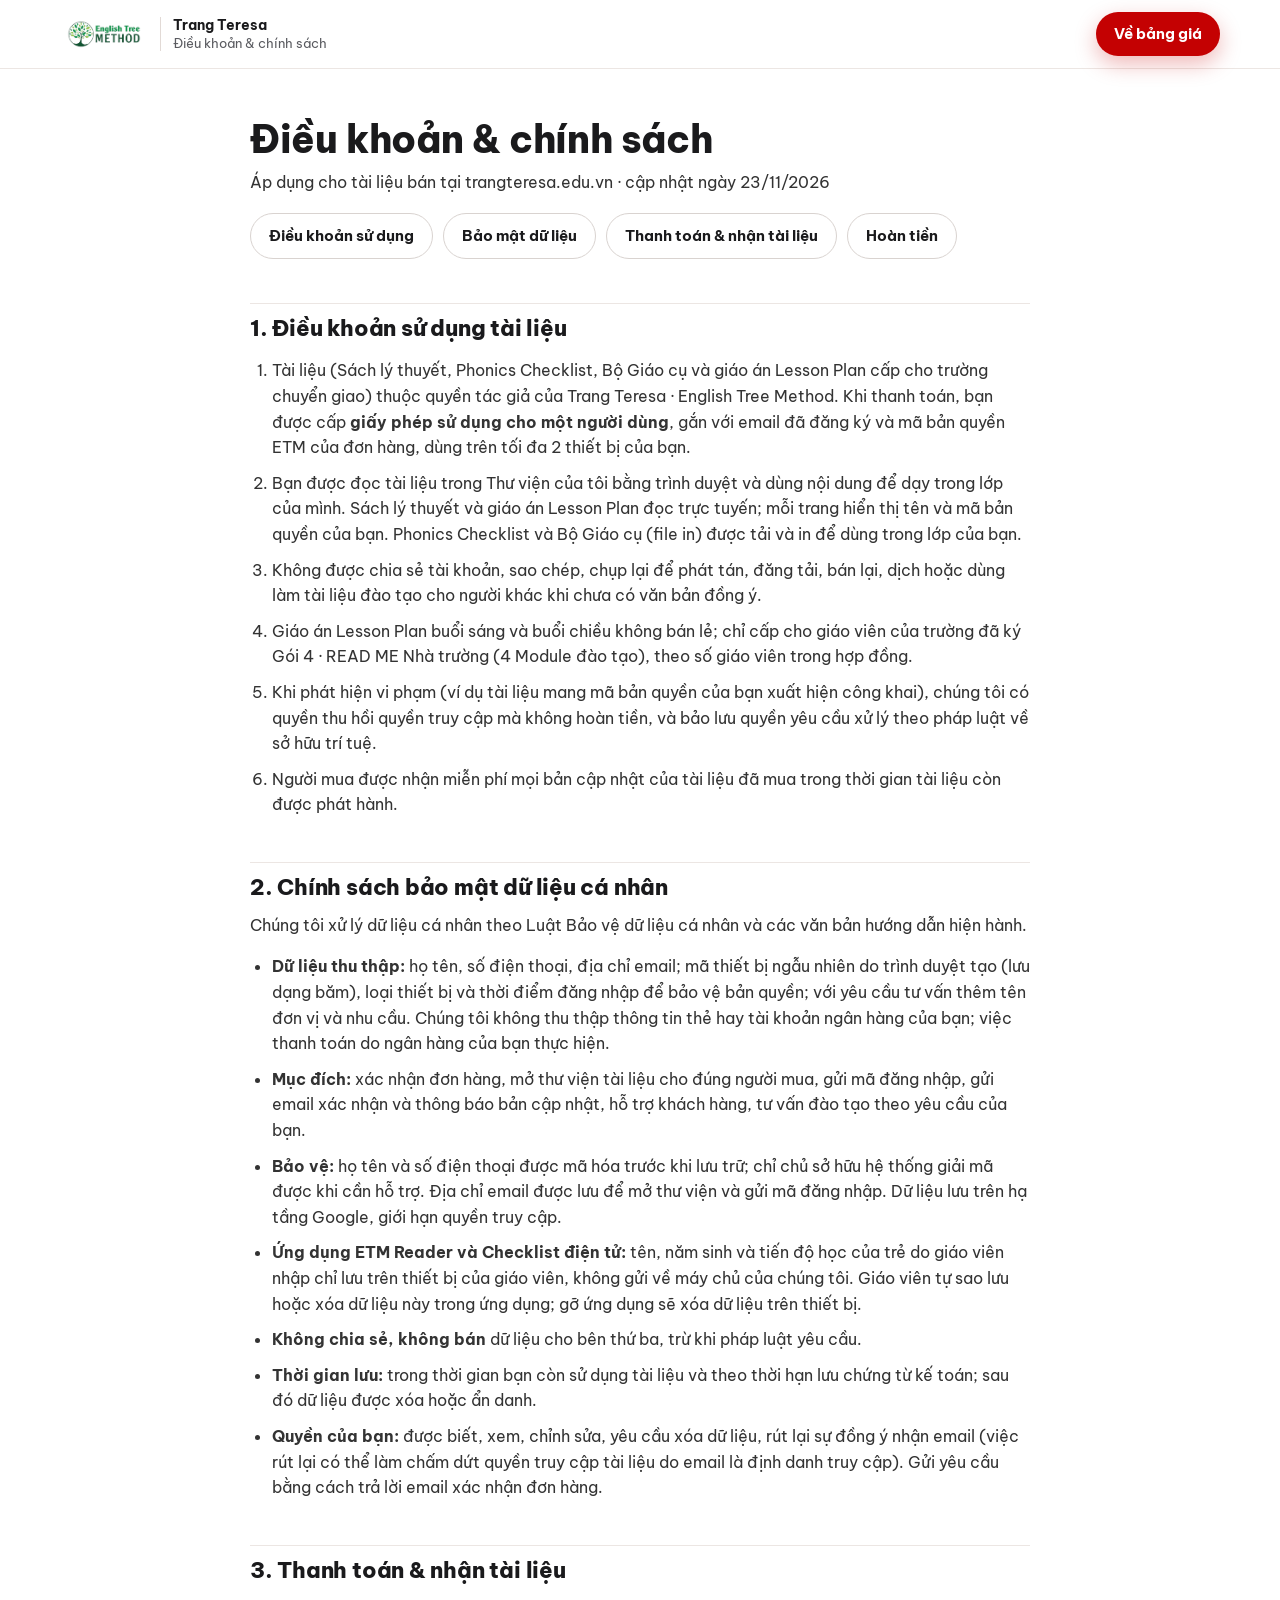
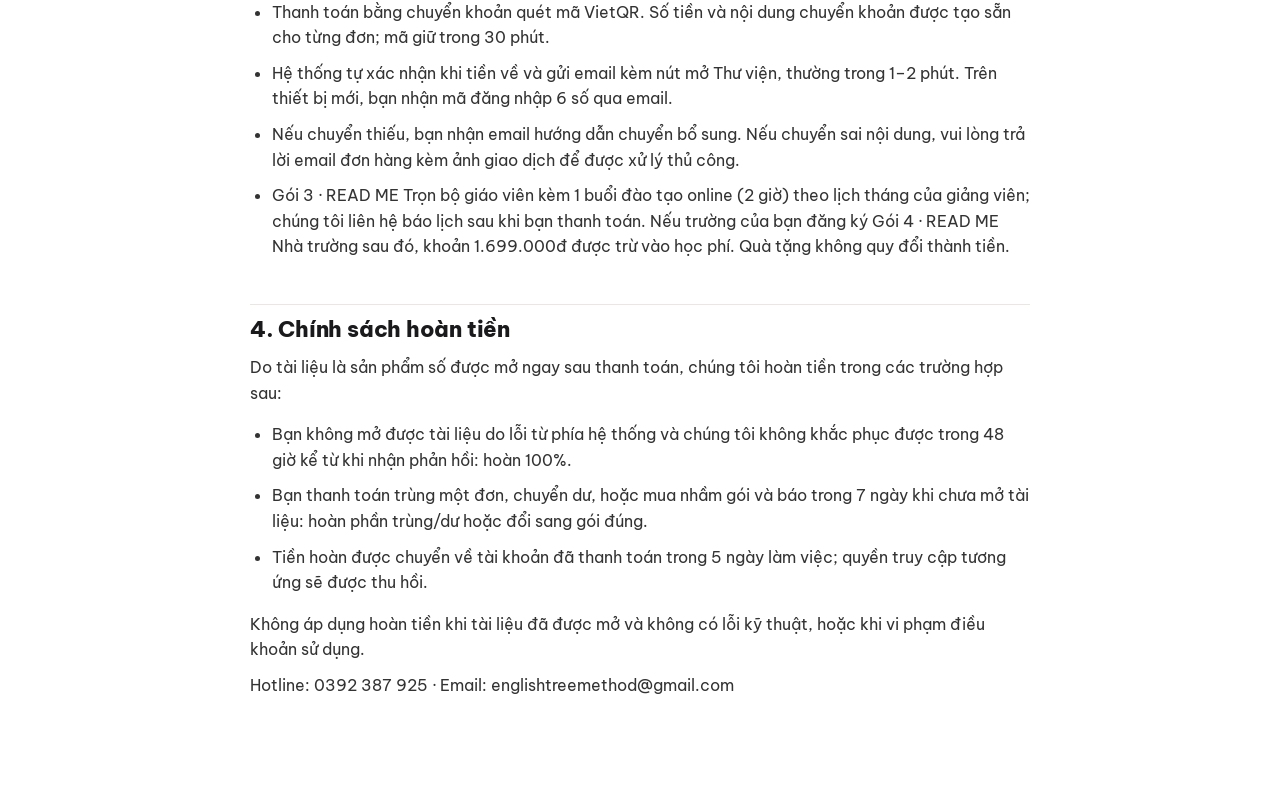
<file: chinh-sach.html>
<!doctype html>
<html lang="vi">
<head>
<meta charset="utf-8">
<meta name="viewport" content="width=device-width, initial-scale=1">
<title>Điều khoản & chính sách | Trang Teresa</title>
<link rel="icon" href="images/logo.png">
<link rel="stylesheet" href="https://fonts.googleapis.com/css2?family=Be+Vietnam+Pro:wght@400;600;700;800&display=swap">
<link rel="stylesheet" href="style.css">
<script src="config.js"></script>
<style>
.doc{max-width:820px;margin:0 auto;padding:48px 20px 80px}
.doc h1{font-size:clamp(28px,4vw,38px);font-weight:800;margin-bottom:8px}
.doc h2{font-size:22px;font-weight:800;margin:44px 0 12px;padding-top:12px;border-top:1px solid var(--line)}
.doc p,.doc li{color:#333;margin:0 0 10px}
.doc ul,.doc ol{padding-left:22px}
.toc{display:flex;flex-wrap:wrap;gap:10px;margin:18px 0 8px}
</style>
</head>
<body>
<header class="topbar"><div class="wrap"><a class="brand" href="index.html"><img src="images/logo.png" alt="English Tree Method" width="88" height="42"><span>Trang Teresa<small>Điều khoản & chính sách</small></span></a><nav class="nav"><a class="btn btn-red btn-sm" href="index.html#bang-gia">Về bảng giá</a></nav></div></header>
<main class="doc">
  <h1>Điều khoản & chính sách</h1>
  <p class="muted">Áp dụng cho tài liệu bán tại trangteresa.edu.vn · cập nhật ngày 23/11/2026</p>
  <div class="toc"><a class="btn btn-line btn-sm" href="#dieu-khoan">Điều khoản sử dụng</a><a class="btn btn-line btn-sm" href="#bao-mat">Bảo mật dữ liệu</a><a class="btn btn-line btn-sm" href="#thanh-toan">Thanh toán & nhận tài liệu</a><a class="btn btn-line btn-sm" href="#hoan-tien">Hoàn tiền</a></div>

  <h2 id="dieu-khoan">1. Điều khoản sử dụng tài liệu</h2>
  <ol>
    <li>Tài liệu (Sách lý thuyết, Phonics Checklist, Bộ Giáo cụ và giáo án Lesson Plan cấp cho trường chuyển giao) thuộc quyền tác giả của Trang Teresa · English Tree Method. Khi thanh toán, bạn được cấp <b>giấy phép sử dụng cho một người dùng</b>, gắn với email đã đăng ký và mã bản quyền ETM của đơn hàng, dùng trên tối đa 2 thiết bị của bạn.</li>
    <li>Bạn được đọc tài liệu trong Thư viện của tôi bằng trình duyệt và dùng nội dung để dạy trong lớp của mình. Sách lý thuyết và giáo án Lesson Plan đọc trực tuyến; mỗi trang hiển thị tên và mã bản quyền của bạn. Phonics Checklist và Bộ Giáo cụ (file in) được tải và in để dùng trong lớp của bạn.</li>
    <li>Không được chia sẻ tài khoản, sao chép, chụp lại để phát tán, đăng tải, bán lại, dịch hoặc dùng làm tài liệu đào tạo cho người khác khi chưa có văn bản đồng ý.</li>
    <li>Giáo án Lesson Plan buổi sáng và buổi chiều không bán lẻ; chỉ cấp cho giáo viên của trường đã ký Gói 4 · READ ME Nhà trường (4 Module đào tạo), theo số giáo viên trong hợp đồng.</li>
    <li>Khi phát hiện vi phạm (ví dụ tài liệu mang mã bản quyền của bạn xuất hiện công khai), chúng tôi có quyền thu hồi quyền truy cập mà không hoàn tiền, và bảo lưu quyền yêu cầu xử lý theo pháp luật về sở hữu trí tuệ.</li>
    <li>Người mua được nhận miễn phí mọi bản cập nhật của tài liệu đã mua trong thời gian tài liệu còn được phát hành.</li>
  </ol>

  <h2 id="bao-mat">2. Chính sách bảo mật dữ liệu cá nhân</h2>
  <p>Chúng tôi xử lý dữ liệu cá nhân theo Luật Bảo vệ dữ liệu cá nhân và các văn bản hướng dẫn hiện hành.</p>
  <ul>
    <li><b>Dữ liệu thu thập:</b> họ tên, số điện thoại, địa chỉ email; mã thiết bị ngẫu nhiên do trình duyệt tạo (lưu dạng băm), loại thiết bị và thời điểm đăng nhập để bảo vệ bản quyền; với yêu cầu tư vấn thêm tên đơn vị và nhu cầu. Chúng tôi không thu thập thông tin thẻ hay tài khoản ngân hàng của bạn; việc thanh toán do ngân hàng của bạn thực hiện.</li>
    <li><b>Mục đích:</b> xác nhận đơn hàng, mở thư viện tài liệu cho đúng người mua, gửi mã đăng nhập, gửi email xác nhận và thông báo bản cập nhật, hỗ trợ khách hàng, tư vấn đào tạo theo yêu cầu của bạn.</li>
    <li><b>Bảo vệ:</b> họ tên và số điện thoại được mã hóa trước khi lưu trữ; chỉ chủ sở hữu hệ thống giải mã được khi cần hỗ trợ. Địa chỉ email được lưu để mở thư viện và gửi mã đăng nhập. Dữ liệu lưu trên hạ tầng Google, giới hạn quyền truy cập.</li>
    <li><b>Ứng dụng ETM Reader và Checklist điện tử:</b> tên, năm sinh và tiến độ học của trẻ do giáo viên nhập chỉ lưu trên thiết bị của giáo viên, không gửi về máy chủ của chúng tôi. Giáo viên tự sao lưu hoặc xóa dữ liệu này trong ứng dụng; gỡ ứng dụng sẽ xóa dữ liệu trên thiết bị.</li>
    <li><b>Không chia sẻ, không bán</b> dữ liệu cho bên thứ ba, trừ khi pháp luật yêu cầu.</li>
    <li><b>Thời gian lưu:</b> trong thời gian bạn còn sử dụng tài liệu và theo thời hạn lưu chứng từ kế toán; sau đó dữ liệu được xóa hoặc ẩn danh.</li>
    <li><b>Quyền của bạn:</b> được biết, xem, chỉnh sửa, yêu cầu xóa dữ liệu, rút lại sự đồng ý nhận email (việc rút lại có thể làm chấm dứt quyền truy cập tài liệu do email là định danh truy cập). Gửi yêu cầu bằng cách trả lời email xác nhận đơn hàng.</li>
  </ul>

  <h2 id="thanh-toan">3. Thanh toán & nhận tài liệu</h2>
  <ul>
    <li>Thanh toán bằng chuyển khoản quét mã VietQR. Số tiền và nội dung chuyển khoản được tạo sẵn cho từng đơn; mã giữ trong 30 phút.</li>
    <li>Hệ thống tự xác nhận khi tiền về và gửi email kèm nút mở Thư viện, thường trong 1–2 phút. Trên thiết bị mới, bạn nhận mã đăng nhập 6 số qua email.</li>
    <li>Nếu chuyển thiếu, bạn nhận email hướng dẫn chuyển bổ sung. Nếu chuyển sai nội dung, vui lòng trả lời email đơn hàng kèm ảnh giao dịch để được xử lý thủ công.</li>
    <li>Gói 3 · READ ME Trọn bộ giáo viên kèm 1 buổi đào tạo online (2 giờ) theo lịch tháng của giảng viên; chúng tôi liên hệ báo lịch sau khi bạn thanh toán. Nếu trường của bạn đăng ký Gói 4 · READ ME Nhà trường sau đó, khoản 1.699.000đ được trừ vào học phí. Quà tặng không quy đổi thành tiền.</li>
  </ul>

  <h2 id="hoan-tien">4. Chính sách hoàn tiền</h2>
  <p>Do tài liệu là sản phẩm số được mở ngay sau thanh toán, chúng tôi hoàn tiền trong các trường hợp sau:</p>
  <ul>
    <li>Bạn không mở được tài liệu do lỗi từ phía hệ thống và chúng tôi không khắc phục được trong 48 giờ kể từ khi nhận phản hồi: hoàn 100%.</li>
    <li>Bạn thanh toán trùng một đơn, chuyển dư, hoặc mua nhầm gói và báo trong 7 ngày khi chưa mở tài liệu: hoàn phần trùng/dư hoặc đổi sang gói đúng.</li>
    <li>Tiền hoàn được chuyển về tài khoản đã thanh toán trong 5 ngày làm việc; quyền truy cập tương ứng sẽ được thu hồi.</li>
  </ul>
  <p>Không áp dụng hoàn tiền khi tài liệu đã được mở và không có lỗi kỹ thuật, hoặc khi vi phạm điều khoản sử dụng.</p>
  <p id="contact" class="muted"></p>
</main>
<script>
(function(){var T=window.TT||{},a=[];if(T.LEGAL)a.push(T.LEGAL);if(T.HOTLINE)a.push('Hotline: '+T.HOTLINE);if(T.EMAIL)a.push('Email: '+T.EMAIL);document.getElementById('contact').textContent=a.join(' · ');})();
</script>
</body>
</html>
</file>
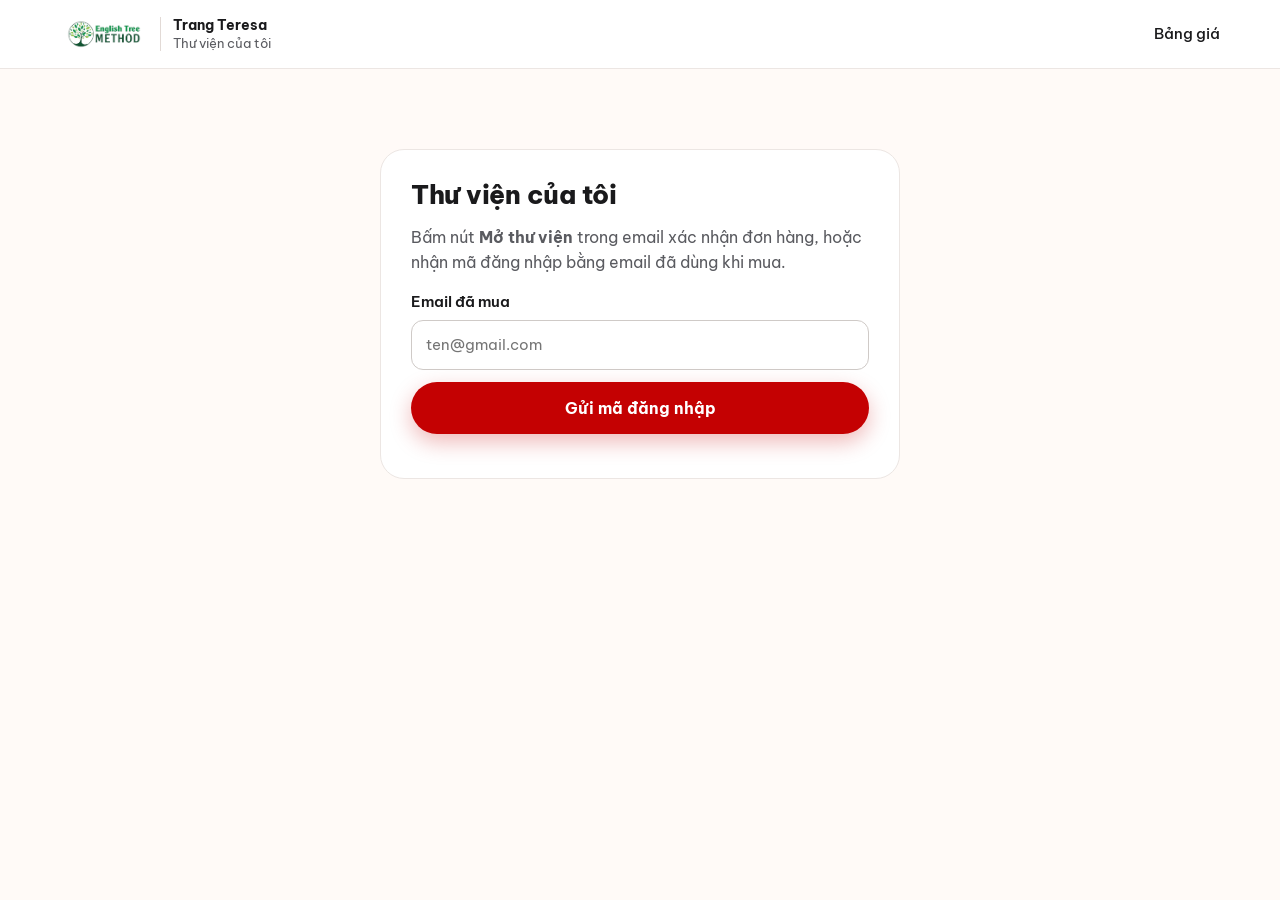
<file: thu-vien.html>
<!doctype html>
<html lang="vi">
<head>
<meta charset="utf-8">
<meta name="viewport" content="width=device-width, initial-scale=1, viewport-fit=cover">
<title>Thư viện của tôi | Trang Teresa</title>
<meta name="robots" content="noindex,nofollow">
<meta name="referrer" content="no-referrer">
<link rel="manifest" href="manifest.webmanifest">
<meta name="theme-color" content="#C40102">
<link rel="icon" href="images/logo.png">
<link rel="apple-touch-icon" href="icons/icon-192.png">
<link rel="preconnect" href="https://fonts.googleapis.com">
<link rel="preconnect" href="https://fonts.gstatic.com" crossorigin>
<link rel="stylesheet" href="https://fonts.googleapis.com/css2?family=Be+Vietnam+Pro:wght@400;500;600;700;800&display=swap">
<link rel="stylesheet" href="style.css">
<script src="config.js"></script>
<style>
body{background:var(--cream)}
.lib{padding-top:32px;padding-bottom:64px}
.hello{display:flex;flex-wrap:wrap;justify-content:space-between;align-items:flex-end;gap:14px;margin-bottom:20px}
.hello h1{font-size:clamp(26px,3.4vw,36px);font-weight:800}
.lic{display:inline-flex;align-items:center;gap:8px;background:#fff;border:1px solid var(--line);border-radius:999px;padding:8px 14px;font-size:14px}
.lic b{font-family:ui-monospace,Menlo,Consolas,monospace;letter-spacing:.04em}
.grid{display:grid;grid-template-columns:290px minmax(0,1fr);gap:22px;align-items:start}
.list{display:flex;flex-direction:column;gap:10px;position:sticky;top:88px}
.item{display:flex;flex-direction:column;gap:3px;text-align:left;background:#fff;border:1px solid var(--line);border-radius:16px;padding:14px 16px;cursor:pointer;font:inherit;color:inherit;min-height:44px;transition:border-color .2s,box-shadow .2s}
.item:hover{border-color:#CFC7C3}
.item[aria-selected=true]{border:2px solid var(--red);box-shadow:var(--shadow-s)}
.item b{font-size:15px;line-height:1.35}
.item span{font-size:13px;color:var(--muted)}
.viewer{background:#fff;border:1px solid var(--line);border-radius:20px;overflow:hidden;box-shadow:var(--shadow-s);min-width:0}
.vhead{display:flex;flex-wrap:wrap;justify-content:space-between;align-items:center;gap:10px;padding:12px 16px;border-bottom:1px solid var(--line)}
.vhead h2{font-size:17px;font-weight:800;min-width:0}
.tools{display:flex;align-items:center;gap:6px;flex-wrap:wrap}
.ib{min-width:44px;min-height:44px;border-radius:12px;border:1px solid var(--line);background:#fff;font:inherit;font-weight:700;cursor:pointer;display:inline-flex;align-items:center;justify-content:center;color:var(--ink)}
.ib:hover{border-color:var(--ink)}.ib[disabled]{opacity:.4;cursor:default}
.pg{display:inline-flex;align-items:center;gap:6px;font-size:14px;color:var(--muted)}
.pg input{width:64px;min-height:44px;border:1px solid var(--line);border-radius:12px;text-align:center;font:inherit;font-weight:700}
.stage{position:relative;background:#EFEAE7;min-height:60vh;display:flex;justify-content:center;align-items:flex-start;overflow:auto;padding:16px;touch-action:pan-y pinch-zoom;user-select:none;-webkit-user-select:none;-webkit-touch-callout:none}
.stage canvas{display:block;background:#fff;box-shadow:0 8px 30px rgba(0,0,0,.12);max-width:none}
.stage .msg{position:absolute;inset:0;display:flex;align-items:center;justify-content:center;text-align:center;padding:24px;color:var(--muted);font-weight:600}
.files{padding:18px 16px;display:flex;flex-direction:column;gap:10px}
.file{display:flex;justify-content:space-between;align-items:center;gap:12px;flex-wrap:wrap;border:1px solid var(--line);border-radius:14px;padding:12px 14px}
.file span{font-size:13px;color:var(--muted)}
.note{font-size:13px;color:var(--muted);padding:10px 16px;border-top:1px solid var(--line)}
.state{max-width:520px;margin:48px auto;background:#fff;border:1px solid var(--line);border-radius:24px;padding:30px;display:flex;flex-direction:column;gap:14px}
.state h1{font-size:26px;font-weight:800}
.state form{display:flex;flex-direction:column;gap:12px}
.box{margin-top:18px;border-radius:18px;padding:18px 20px;display:flex;flex-wrap:wrap;gap:12px;align-items:center;justify-content:space-between}
.box.gift{background:var(--green-50);border:1px solid #CFE6D5}
.box.clbox{background:#fff;border:2px solid var(--green)}
.box.up{background:linear-gradient(135deg,#FFF4F2,#fff);border:1px dashed #F0A9A6}
.nohelp{font-size:14px;color:var(--muted)}.nohelp summary{cursor:pointer;font-weight:700;color:var(--ink);min-height:32px}.nohelp ul{padding-left:18px;margin:8px 0 0;display:flex;flex-direction:column;gap:6px}
.otp{font-size:26px;letter-spacing:.4em;text-align:center;font-weight:800}

/* ETM Reader – thanh công cụ, bảng tra cứu */
.rbar{display:flex;flex-wrap:wrap;align-items:center;justify-content:space-between;gap:8px;padding:10px 12px;border-bottom:1px solid var(--line);background:#fff}
.rgrp{display:flex;align-items:center;gap:6px}
.ib{gap:6px;padding:0 10px}.ib span{font-size:14px;font-weight:600}
.ib[aria-pressed=true]{background:var(--red-50);border-color:var(--red);color:var(--red)}
.ib[aria-pressed=true] svg{fill:var(--red)}
.ib.on{background:var(--ink);color:#fff;border-color:var(--ink)}
.rline{display:grid;grid-template-columns:minmax(0,1fr) auto;align-items:center;gap:4px 12px;padding:6px 16px 8px;border-bottom:1px solid var(--line);position:relative;background:#FFFCFA}
.where{font-size:13.5px;color:var(--muted);white-space:nowrap;overflow:hidden;text-overflow:ellipsis;min-width:0}
.where b{color:var(--ink)}
.back{border:0;background:var(--green-50);color:var(--green);font:inherit;font-size:13px;font-weight:700;border-radius:999px;padding:6px 12px;cursor:pointer;min-height:32px}
.slider{grid-column:1/-1;width:100%;accent-color:var(--red);margin:0}
.tip{position:absolute;bottom:34px;transform:translateX(-50%);background:var(--ink);color:#fff;font-size:12.5px;padding:5px 9px;border-radius:8px;white-space:nowrap;max-width:260px;overflow:hidden;text-overflow:ellipsis;pointer-events:none}
.rbody{display:flex;min-height:60vh;position:relative}
.rbody .stage{flex:1;min-width:0}
.panel{width:300px;flex:0 0 300px;border-right:1px solid var(--line);background:#fff;display:flex;flex-direction:column;max-height:calc(100vh - 170px);position:sticky;top:170px;align-self:flex-start}
.ptabs{display:flex;border-bottom:1px solid var(--line)}
.ptabs [role=tab]{flex:1;white-space:nowrap;border:0;background:none;font:inherit;font-size:13.5px;font-weight:700;color:var(--muted);padding:12px 6px;cursor:pointer;border-bottom:3px solid transparent;min-height:44px}
.ptabs [role=tab][aria-selected=true]{color:var(--red);border-bottom-color:var(--red)}
.ptabs .px{border:0;background:none;font-size:24px;padding:0 12px;cursor:pointer;color:var(--muted);min-width:44px}
.pbody{overflow:auto;padding:10px;display:flex;flex-direction:column;gap:4px;flex:1}
.tocl{display:flex;gap:10px;justify-content:space-between;align-items:baseline;text-align:left;border:0;background:none;font:inherit;font-size:14.5px;padding:9px 10px;border-radius:10px;cursor:pointer;color:var(--ink);width:100%}
.tocl:hover{background:var(--cream)}
.tocl.l2{padding-left:24px;font-size:14px;color:#333}.tocl.l3{padding-left:38px;font-size:13.5px;color:var(--muted)}
.tocl.cur{background:var(--red-50);color:var(--red);font-weight:700}
.tocl small{color:var(--muted);font-weight:500;font-size:12.5px;flex:0 0 auto}
.findf{display:flex;flex-direction:row;align-items:center;gap:8px;margin-bottom:6px}
.findf .btn{width:auto!important;flex:0 0 auto;margin:0}
.findf input{flex:1;min-width:0;min-height:44px;border:1px solid var(--line);border-radius:12px;padding:0 12px;font:inherit}
.chips{display:flex;flex-wrap:wrap;gap:6px;margin-bottom:6px}
.chips button{border:1px solid var(--line);background:#fff;border-radius:999px;padding:5px 11px;font:inherit;font-size:13px;cursor:pointer}
.hit{display:block;text-align:left;width:100%;border:1px solid var(--line);background:#fff;border-radius:12px;padding:10px 12px;font:inherit;font-size:14px;cursor:pointer;color:var(--ink)}
.hit:hover{border-color:var(--red)}
.hit b{display:block;font-size:12.5px;color:var(--red);margin-bottom:2px}
.hit mark{background:#FFE7A8;color:inherit;border-radius:3px;padding:0 1px}
.hint{font-size:13.5px;color:var(--muted);padding:6px 4px}
.mk{display:flex;align-items:center;gap:8px;border:1px solid var(--line);border-radius:12px;padding:8px 8px 8px 12px}
.mk button.go{flex:1;text-align:left;border:0;background:none;font:inherit;cursor:pointer;color:var(--ink);font-size:14px;min-height:36px}
.mk button.go b{color:var(--red)}
.mk .del{border:0;background:none;font-size:20px;color:var(--muted);cursor:pointer;min-width:36px;min-height:36px}
.keys{font-size:12.5px;color:var(--muted);padding:0 16px 12px;margin:0}
.toast{position:fixed;left:50%;bottom:calc(24px + env(safe-area-inset-bottom,0px));transform:translateX(-50%);max-width:calc(100% - 32px);width:max-content;background:var(--ink);color:#fff;border-radius:999px;padding:10px 16px;font-size:14px;z-index:60;display:flex;gap:12px;align-items:center;box-shadow:var(--shadow)}
.toast button{white-space:nowrap;flex:0 0 auto;border:0;background:#fff;color:var(--ink);border-radius:999px;padding:6px 12px;font:inherit;font-size:13px;font-weight:700;cursor:pointer}
.viewer.focus{position:fixed;inset:0;z-index:50;border-radius:0;display:flex;flex-direction:column;overflow:auto}
.viewer.focus .vhead,.viewer.focus .note,.viewer.focus .keys{display:none}
.viewer.focus .rbar{position:sticky;top:0;z-index:5}.viewer.focus .panel{top:110px;max-height:calc(100vh - 110px)}
.viewer.focus .rbody{flex:1}
@media (max-width:900px){
  .rbar{padding:8px}.ib span{display:none}.rgrp{gap:4px}
  .rbar .rgrp:last-child #zo,.rbar .rgrp:last-child #zi{display:none}
  .panel{position:fixed;left:0;right:0;bottom:0;top:auto;width:auto;max-height:72vh;z-index:55;border:0;border-radius:20px 20px 0 0;box-shadow:0 -20px 60px rgba(0,0,0,.25)}
  .keys{display:none!important}
}
@media (max-width:900px){.grid{grid-template-columns:1fr}.list{position:static;flex-direction:row;overflow-x:auto;padding-bottom:4px}.item{min-width:220px}.stage{padding:8px;min-height:50vh}}
@media print{body *{display:none!important}body::after{content:"Tài liệu được bảo vệ bản quyền.";display:block!important}}
</style>
</head>
<body>
<header class="topbar">
  <div class="wrap">
    <a class="brand" href="index.html"><img src="images/logo.png" alt="English Tree Method" width="88" height="42"><span>Trang Teresa<small>Thư viện của tôi</small></span></a>
    <nav class="nav"><a href="index.html#bang-gia">Bảng giá</a><button class="btn btn-line btn-sm" id="logout" type="button" hidden style="color:var(--ink)">Đăng xuất</button></nav>
  </div>
</header>

<main class="wrap lib">
  <div id="loading" class="state" style="text-align:center"><div class="waiting" style="justify-content:center"><span class="dot"></span>Đang mở thư viện…</div></div>

  <div id="login" class="state" hidden>
    <h1>Thư viện của tôi</h1>
    <p class="muted">Bấm nút <b>Mở thư viện</b> trong email xác nhận đơn hàng, hoặc nhận mã đăng nhập bằng email đã dùng khi mua.</p>
    <form id="f1">
      <label>Email đã mua<input name="email" type="email" required autocomplete="email" placeholder="ten@gmail.com"></label>
      <button class="btn btn-red" type="submit">Gửi mã đăng nhập</button>
    </form>
    <form id="f2" hidden>
      <label>Mã 6 số trong email<input class="otp" name="otp" inputmode="numeric" autocomplete="one-time-code" maxlength="6" pattern="\d{6}" required></label>
      <button class="btn btn-red" type="submit">Mở thư viện</button>
      <button class="btn btn-line btn-sm" type="button" id="back">Đổi email</button>
    </form>
    <p class="muted" id="lMsg" role="status" style="font-size:14px"></p>
    <details class="nohelp" id="noCode" hidden><summary>Chưa nhận được mã?</summary>
      <ul>
        <li>Xem thư mục <b>Spam</b> hoặc <b>Quảng cáo</b> (Gmail) – thư gửi từ hệ thống Trang Teresa.</li>
        <li>Mã chỉ gửi cho email có <b>đơn đã thanh toán</b>. Đơn chưa chuyển khoản hoặc đã hết hạn giữ mã sẽ không nhận được mã.</li>
        <li>Mỗi lần gửi cách nhau 60 giây; mã có hiệu lực 10 phút.</li>
        <li>Vẫn chưa được? Gọi/Zalo <b id="hlp"></b> kèm mã đơn hoặc ảnh chuyển khoản.</li>
      </ul>
    </details>
  </div>

  <div id="error" class="state" hidden>
    <h1 style="font-size:24px">Chưa mở được thư viện</h1>
    <p class="muted" id="errMsg"></p>
    <a class="btn btn-line" href="thu-vien.html">Đăng nhập bằng mã email</a>
  </div>

  <section id="app" hidden>
    <div class="hello">
      <div><span class="eyebrow">Thư viện của tôi</span><h1 id="hi"></h1></div>
      <span class="lic">Mã bản quyền <b id="lic"></b></span>
    </div>
    <div class="grid">
      <div class="list" role="tablist" aria-label="Tài liệu của tôi" id="list"></div>
      <div class="viewer" id="viewer">
        <div class="vhead"><h2 id="vt"></h2></div>
        <div class="rbar" id="tools" hidden>
          <div class="rgrp">
            <button class="ib" id="bToc" type="button" aria-label="Mục lục (phím T)" title="Mục lục · T"><svg width="20" height="20" viewBox="0 0 24 24" fill="none" stroke="currentColor" stroke-width="2" stroke-linecap="round" aria-hidden="true"><path d="M4 6h16M4 12h10M4 18h13"/></svg><span>Mục lục</span></button>
            <button class="ib" id="bFind" type="button" aria-label="Tra cứu (phím /)" title="Tra cứu · /"><svg width="20" height="20" viewBox="0 0 24 24" fill="none" stroke="currentColor" stroke-width="2" stroke-linecap="round" aria-hidden="true"><circle cx="11" cy="11" r="7"/><path d="M20 20l-3.5-3.5"/></svg><span>Tra cứu</span></button>
            <button class="ib" id="bMark" type="button" aria-label="Đánh dấu trang này (phím B)" aria-pressed="false" title="Đánh dấu · B"><svg width="20" height="20" viewBox="0 0 24 24" fill="none" stroke="currentColor" stroke-width="2" stroke-linejoin="round" aria-hidden="true"><path d="M6 3h12v18l-6-4-6 4z"/></svg></button>
          </div>
          <div class="rgrp nav">
            <button class="ib" id="prev" type="button" aria-label="Trang trước">‹</button>
            <span class="pg"><input id="pno" type="number" min="1" inputmode="numeric" aria-label="Đến trang"><span>/ <b id="ptot"></b></span></span>
            <button class="ib" id="next" type="button" aria-label="Trang sau">›</button>
          </div>
          <div class="rgrp">
            <button class="ib" id="zo" type="button" aria-label="Thu nhỏ">−</button>
            <button class="ib" id="bFit" type="button" aria-label="Vừa khung / vừa chiều rộng" title="Vừa khung · vừa chiều rộng"><svg width="20" height="20" viewBox="0 0 24 24" fill="none" stroke="currentColor" stroke-width="2" stroke-linecap="round" aria-hidden="true"><path d="M3 12h18M7 8l-4 4 4 4M17 8l4 4-4 4"/></svg></button>
            <button class="ib" id="zi" type="button" aria-label="Phóng to">+</button>
            <button class="ib" id="bFull" type="button" aria-label="Chế độ tập trung (phím F)" title="Tập trung · F"><svg width="20" height="20" viewBox="0 0 24 24" fill="none" stroke="currentColor" stroke-width="2" stroke-linecap="round" aria-hidden="true"><path d="M4 9V4h5M20 9V4h-5M4 15v5h5M20 15v5h-5"/></svg></button>
          </div>
        </div>
        <div class="rline" id="rline" hidden>
          <span class="where" id="where"></span>
          <button class="back" id="jumpBack" type="button" hidden></button>
          <input class="slider" id="slider" type="range" min="1" value="1" aria-label="Kéo để chuyển trang">
          <span class="tip" id="tip" hidden></span>
        </div>
        <div class="rbody">
          <aside class="panel" id="panel" hidden aria-label="Mục lục, tra cứu và đánh dấu">
            <div class="ptabs" role="tablist">
              <button type="button" role="tab" data-p="toc" aria-selected="true">Mục lục</button>
              <button type="button" role="tab" data-p="find" aria-selected="false">Tra cứu</button>
              <button type="button" role="tab" data-p="mark" aria-selected="false">Đánh dấu <span id="mkN"></span></button>
              <button type="button" class="px" id="pClose" aria-label="Đóng bảng">×</button>
            </div>
            <div class="pbody" id="p-toc"></div>
            <div class="pbody" id="p-find" hidden>
              <form id="findF" class="findf" role="search"><input id="q" type="search" placeholder="Tìm từ, âm, tên bài… (không cần dấu)" autocomplete="off" aria-label="Từ khóa tra cứu"><button class="btn btn-red btn-sm" type="submit">Tìm</button></form>
              <div class="chips" id="chips"></div>
              <div id="res" aria-live="polite"></div>
            </div>
            <div class="pbody" id="p-mark" hidden>
              <div id="marks"></div>
            </div>
          </aside>
          <div class="stage" id="stage"><canvas id="cv"></canvas><div class="msg" id="smsg" hidden></div></div>
        </div>
        <div class="files" id="files" hidden></div>
        <div id="dwrap" hidden style="position:relative;height:min(80vh,1000px);background:#F4F1EF"><iframe id="dframe" title="Khung đọc tài liệu" style="position:absolute;inset:0;width:100%;height:100%;border:0" referrerpolicy="no-referrer"></iframe><div id="dwm" aria-hidden="true" style="position:absolute;inset:0;pointer-events:none;overflow:hidden;z-index:2"></div></div>
        <p class="note" id="vnote"></p>
        <p class="keys" id="keys" hidden>Phím tắt: ← → lật trang · T mục lục · / tra cứu · B đánh dấu · F tập trung · Esc đóng</p>
      </div>
    </div>
    <div class="box clbox" id="clBox" hidden><div><b>Checklist điện tử cho lớp của bạn</b><div class="muted" style="font-size:14px">Theo dõi 31 block của từng trẻ, xuất báo cáo gửi phụ huynh. Dữ liệu lưu trên máy của bạn.</div></div><a class="btn btn-green btn-sm" href="checklist.html">Mở Checklist điện tử</a></div>
    <div class="box gift" id="gift" hidden><div><b>Quà tặng của bạn</b><div class="muted" style="font-size:14px" id="giftT"></div></div><span id="giftC" style="font-weight:700"></span></div>
    <div class="box up" id="up" hidden><div><b id="upT"></b><div class="muted" style="font-size:14px">Hệ thống tự trừ số tiền bạn đã trả, chỉ thanh toán phần chênh.</div></div><a class="btn btn-red btn-sm" id="upA" href="index.html#bang-gia">Xem ưu đãi</a></div>
  </section>
</main>

<script>
(function () {
  'use strict';
  var T = window.TT || {}, q = new URLSearchParams(location.search);
  var $ = function (s) { return document.querySelector(s); };
  var store = { get: function (k) { try { return localStorage.getItem(k); } catch (e) { return null; } },
    set: function (k, v) { try { localStorage.setItem(k, v); } catch (e) {} }, del: function (k) { try { localStorage.removeItem(k); } catch (e) {} } };
  function show(id) { ['loading', 'login', 'error', 'app'].forEach(function (x) { $('#' + x).hidden = x !== id; }); $('#logout').hidden = id !== 'app'; }
  function fail(m) { $('#errMsg').textContent = m; show('error'); }
  function api(d) {
    return fetch(T.API, { method: 'POST', headers: { 'Content-Type': 'text/plain;charset=utf-8' }, body: JSON.stringify(d) }).then(function (r) { return r.json(); });
  }
  // Mã thiết bị ngẫu nhiên, lưu trên trình duyệt này
  var dev = store.get('etm_dev');
  if (!dev) { var a = new Uint8Array(16); crypto.getRandomValues(a); dev = Array.prototype.map.call(a, function (b) { return ('0' + b.toString(16)).slice(-2); }).join(''); store.set('etm_dev', dev); }
  var label = (function () { var u = navigator.userAgent; var os = /iPhone|iPad/.test(u) ? (/iPad/.test(u) ? 'iPad' : 'iPhone') : /Android/.test(u) ? 'Android' : /Mac/.test(u) ? 'Mac' : /Windows/.test(u) ? 'Windows' : 'Máy tính';
    var br = /Edg\//.test(u) ? 'Edge' : /Chrome\//.test(u) ? 'Chrome' : /Safari\//.test(u) ? 'Safari' : /Firefox\//.test(u) ? 'Firefox' : 'Trình duyệt'; return os + ' · ' + br; })();

  // Chặn thao tác sao chép thông thường
  document.addEventListener('contextmenu', function (e) { if (e.target.closest('#stage')) e.preventDefault(); });
  document.addEventListener('keydown', function (e) { if ((e.ctrlKey || e.metaKey) && /^(p|s)$/i.test(e.key)) e.preventDefault(); });
  document.addEventListener('dragstart', function (e) { if (e.target.closest('#stage')) e.preventDefault(); });

  var tok = store.get('etm_tok'), D = null, cur = null, page = 1, zoom = 1, imgs = {}, wmText = '';

  if (!T.API) { fail('Hệ thống đang được cập nhật, vui lòng quay lại sau ít phút.'); return; }
  var c = q.get('c'), t = q.get('t');
  if (c && t) {
    history.replaceState(null, '', location.pathname);
    api({ action: 'login', c: c, t: t, device: dev, label: label }).then(onLogin).catch(net);
  } else if (tok) {
    api({ action: 'me', s: tok }).then(function (d) { if (d.ok) { d.token = tok; onLogin(d); } else { store.del('etm_tok'); show('login'); } }).catch(net);
  } else show('login');

  function net() { fail('Không kết nối được máy chủ, vui lòng tải lại trang.'); }

  $('#f1').addEventListener('submit', function (e) {
    e.preventDefault(); var em = e.target.email.value.trim().toLowerCase();
    $('#lMsg').textContent = 'Đang gửi…';
    api({ action: 'otp', email: em }).then(function (o) { $('#lMsg').textContent = o.message; $('#f1').hidden = true; $('#f2').hidden = false; $('#f2').otp.focus(); $('#noCode').hidden = false; $('#hlp').textContent = (T.HOTLINE_NAME ? T.HOTLINE_NAME + ' ' : '') + (T.HOTLINE || ''); }).catch(net);
  });
  $('#back').addEventListener('click', function () { $('#f2').hidden = true; $('#f1').hidden = false; $('#lMsg').textContent = ''; });
  $('#f2').addEventListener('submit', function (e) {
    e.preventDefault(); $('#lMsg').textContent = 'Đang kiểm tra…';
    api({ action: 'login', email: $('#f1').email.value.trim().toLowerCase(), otp: e.target.otp.value.trim(), device: dev, label: label })
      .then(function (d) { if (!d.ok) { $('#lMsg').textContent = d.error; return; } onLogin(d); }).catch(net);
  });
  $('#logout').addEventListener('click', function () { api({ action: 'logout', s: tok }).catch(function () {}); store.del('etm_tok'); location.href = 'thu-vien.html'; });

  function onLogin(d) {
    if (!d.ok) return fail(d.error || 'Liên kết không hợp lệ.');
    D = d; tok = d.token; store.set('etm_tok', tok);
    $('#hi').textContent = 'Chào ' + (d.name || 'bạn') + ',';
    $('#lic').textContent = d.license;
    wmText = (d.name || '') + ' · ' + d.license + ' · ' + d.email;
    var list = $('#list'); list.innerHTML = '';
    if (!d.items.length) return fail('Tài liệu đang được chuẩn bị. Chúng tôi sẽ gửi email khi sẵn sàng.');
    d.items.forEach(function (it, i) {
      var b = document.createElement('button');
      b.className = 'item'; b.type = 'button'; b.setAttribute('role', 'tab'); b.innerHTML = '<b></b><span></span>';
      b.querySelector('b').textContent = it.title;
      b.querySelector('span').textContent = 'Phiên bản ' + it.version + (it.updated ? ' · ' + it.updated : '') +
        (it.mode === 'reader' ? ' · ' + it.pages + ' trang · đọc trực tuyến' : it.mode === 'download' ? ' · tải & in' : it.mode === 'drive' ? ' · đọc trực tuyến' : ' · đang chuẩn bị');
      b.addEventListener('click', function () { select(i); });
      list.appendChild(b);
    });
    if (d.items.some(function (x) { return x.key === 'CL'; })) $('#clBox').hidden = false;
    if (d.bonus) { $('#gift').hidden = false; $('#giftT').textContent = d.bonus + '. ' + (d.support.name || '') + ' sẽ liên hệ đặt lịch với bạn.'; $('#giftC').textContent = 'Hotline/Zalo ' + d.support.hotline; }
    if (d.upgrade) { $('#up').hidden = false; $('#upT').textContent = d.upgrade.label; if (d.upgrade.pkg === 'CG') { $('#upA').href = 'index.html#chuyen-giao'; $('#upA').textContent = 'Xem Gói Nhà trường'; $('#up .muted').textContent = 'Đã mua Gói 3: 1.699.000đ được trừ vào học phí Gói Nhà trường.'; } }
    show('app');
    select(0);
  }

  function select(i) {
    cur = D.items[i]; imgs = {};
    Array.prototype.forEach.call($('#list').children, function (x, j) { x.setAttribute('aria-selected', j === i ? 'true' : 'false'); });
    $('#vt').textContent = cur.title;
    var rd = cur.mode === 'reader';
    $('#tools').hidden = !rd; $('#rline').hidden = !rd; $('#keys').hidden = !rd; $('.rbody').hidden = !rd; $('#files').hidden = cur.mode !== 'download';
    hist = []; $('#jumpBack').hidden = true; $('#res').innerHTML = ''; $('#q').value = '';
    var dv = cur.mode === 'drive'; $('#dwrap').hidden = !dv; $('#dframe').src = dv ? cur.embed : 'about:blank';
    if (dv) { var w = ''; for (var i = 0; i < 12; i++) w += '<span style="display:inline-block;margin:120px 160px;transform:rotate(-24deg);font-weight:600;color:rgba(196,1,2,.06);white-space:nowrap">' + wmText.replace(/</g, '') + '</span>'; $('#dwm').innerHTML = w; }
    $('#vnote').textContent = (cur.note ? 'Cập nhật mới: ' + cur.note + ' · ' : '') + (rd
      ? 'Đọc trực tuyến trên tối đa ' + D.maxDevices + ' thiết bị của bạn. Mỗi trang mang tên và mã bản quyền của bạn – vui lòng không chụp, chia sẻ.'
      : cur.mode === 'download' ? 'Tài liệu này được tải và in để dùng trong lớp của bạn.' : cur.mode === 'drive' ? 'Khung đọc dùng Google Drive: hãy đăng nhập Google bằng đúng email đã mua. Trình đọc ETM Reader cho tài liệu này đang được chuẩn bị.' : 'Tài liệu đang được chuẩn bị, bạn sẽ nhận email khi sẵn sàng.');
    if (rd) {
      $('#ptot').textContent = cur.pages; $('#pno').max = cur.pages; $('#slider').max = cur.pages;
      buildToc(); renderMarks(); hintFind();
      var hasToc = (cur.toc || []).length > 0;
      $('#bToc').hidden = !hasToc && !cur.search;
      if (window.innerWidth > 1100 && hasToc) openPanel('toc'); else closePanel();
      var last = Number(store.get('etm_p_' + cur.key)) || 1;
      go(last);
      if (last > 1) toast('Tiếp tục từ trang ' + last + (sectionOf(last) ? ' · ' + sectionOf(last) : ''), 'Về trang 1', function () { go(1, true); });
    }
    else if (cur.mode === 'download') renderFiles();
  }

  function renderFiles() {
    var box = $('#files'); box.innerHTML = '';
    (cur.files || []).forEach(function (f) {
      var row = document.createElement('div'); row.className = 'file';
      row.innerHTML = '<div><b></b><br><span></span></div><button class="btn btn-green btn-sm" type="button">Tải về</button>';
      row.querySelector('b').textContent = f.name; row.querySelector('span').textContent = (f.size / 1048576).toFixed(1) + ' MB';
      row.querySelector('button').addEventListener('click', function (e) { download(f, e.target); });
      box.appendChild(row);
    });
    if (!box.children.length) box.textContent = 'Chưa có file.';
  }
  function download(f, btn) {
    btn.disabled = true; btn.textContent = 'Đang tải…';
    api({ action: 'dl', s: tok, key: cur.key, i: f.i }).then(function (o) {
      if (!o.ok) { guard(o); btn.textContent = o.error; return; }
      var bin = atob(o.data), u = new Uint8Array(bin.length); for (var i = 0; i < bin.length; i++) u[i] = bin.charCodeAt(i);
      var a = document.createElement('a'); a.href = URL.createObjectURL(new Blob([u], { type: o.mime })); a.download = o.name;
      document.body.appendChild(a); a.click(); a.remove(); btn.textContent = 'Đã tải';
    }).catch(function () { btn.textContent = 'Thử lại'; }).then(function () { btn.disabled = false; });
  }

  function guard(o) {
    if (o.code === 'session' || o.code === 'other') { store.del('etm_tok'); fail(o.error + ' Mở lại bằng nút trong email hoặc nhận mã đăng nhập.'); return true; }
    return false;
  }
  function fetchPage(n) {
    if (imgs[n]) return imgs[n];
    imgs[n] = api({ action: 'page', s: tok, key: cur.key, n: n }).then(function (o) {
      if (!o.ok) { delete imgs[n]; throw o; }
      return new Promise(function (res) { var im = new Image(); im.onload = function () { res(im); }; im.src = o.img; });
    });
    var keys = Object.keys(imgs); if (keys.length > 8) delete imgs[keys[0]];
    return imgs[n];
  }
  function go(n, jump) {
    n = Math.max(1, Math.min(cur.pages, n));
    if (jump && page && Math.abs(n - page) > 1) { hist.push(page); var jb = $('#jumpBack'); jb.hidden = false; jb.textContent = '← Quay lại trang ' + page; }
    page = n;
    $('#pno').value = n; $('#prev').disabled = n === 1; $('#next').disabled = n === cur.pages;
    $('#slider').value = n; updateWhere();
    store.set('etm_p_' + cur.key, n);
    msg('Đang mở trang ' + n + '…');
    var key = cur.key;
    fetchPage(n).then(function (im) { if (cur.key === key && page === n) draw(im); })
      .catch(function (o) { if (!guard(o)) msg(o.error || 'Không tải được trang, vui lòng thử lại.'); });
    [n + 1, n + 2].forEach(function (k) { if (k <= cur.pages) fetchPage(k).catch(function () {}); });
  }
  function msg(m) { $('#smsg').hidden = !m; $('#smsg').textContent = m || ''; }
  var lastImg = null;
  function draw(im) {
    lastImg = im; msg('');
    var cv = $('#cv'), st = $('#stage'), dpr = Math.min(window.devicePixelRatio || 1, 2);
    var avail = st.clientWidth - (window.innerWidth < 900 ? 16 : 32), w;
    if (fit === 'page') { var vh = Math.max(320, window.innerHeight - st.getBoundingClientRect().top - 24); w = Math.min(avail, vh * im.width / im.height); }
    else w = Math.min(avail, 1100);
    w = w * zoom; var h = w * im.height / im.width;
    cv.style.width = w + 'px'; cv.style.height = h + 'px'; cv.width = w * dpr; cv.height = h * dpr;
    var g = cv.getContext('2d'); g.setTransform(dpr, 0, 0, dpr, 0, 0);
    g.drawImage(im, 0, 0, w, h);
    // watermark nằm TRONG ảnh vẽ ra: mọi ảnh chụp đều mang thông tin người mua
    var stamp = wmText + ' · ' + new Date().toLocaleString('vi-VN');
    g.save(); g.translate(w / 2, h / 2); g.rotate(-0.42);
    // watermark thưa: ~3 dòng chéo mỗi trang, so le, đủ để truy nguồn nhưng không che chữ
    g.font = '600 ' + Math.max(12, w / 52) + 'px "Be Vietnam Pro",system-ui,sans-serif';
    g.fillStyle = 'rgba(196,1,2,.055)'; g.textAlign = 'center';
    var step = Math.max(260, h / 3.2), gap = g.measureText(wmText).width + Math.max(260, w * .45), row = 0;
    for (var y = -h * .75; y < h * .8; y += step, row++) for (var x = -w + (row % 2) * gap / 2; x < w; x += gap) g.fillText(wmText, x, y);
    g.restore();
    g.font = '600 ' + Math.max(10, w / 85) + 'px system-ui,sans-serif'; g.fillStyle = 'rgba(0,0,0,.45)'; g.textAlign = 'left';
    g.fillText('Cấp phép cho ' + stamp, 12, h - 10);
  }
  $('#prev').addEventListener('click', function () { go(page - 1); });
  $('#next').addEventListener('click', function () { go(page + 1); });
  $('#pno').addEventListener('change', function (e) { go(Number(e.target.value) || 1, true); });
  $('#pno').addEventListener('keydown', function (e) { if (e.key === 'Enter') { e.preventDefault(); go(Number(e.target.value) || 1, true); e.target.blur(); } });

  // ---------- Mục lục · tra cứu · đánh dấu ----------
  var hist = [], fit = 'width';
  function esc(t) { return String(t).replace(/[&<>"]/g, function (c) { return { '&': '&amp;', '<': '&lt;', '>': '&gt;', '"': '&quot;' }[c]; }); }
  // mục đang đọc: mục lớn gần nhất (cấp 1–2) và mục con (cấp 3) nếu có, ví dụ "Chương 6 … › Nhóm 1 · m a p"
  function sectionOf(n, full) {
    var big = null, small = null;
    (cur.toc || []).forEach(function (x) { if (x.p > n) return; if ((x.l || 1) <= 2) { big = x; small = null; } else small = x; });
    if (!big) return '';
    return full && small ? big.t + ' › ' + small.t : (small && !full ? small.t : big.t);
  }
  function updateWhere() {
    var sec = sectionOf(page, true);
    $('#where').innerHTML = (sec ? '<b>' + esc(sec) + '</b> · ' : '') + 'trang ' + page + '/' + cur.pages + ' · ' + Math.round(page / cur.pages * 100) + '%';
    var cs = $('#p-toc').querySelectorAll('.tocl'), best = null;
    Array.prototype.forEach.call(cs, function (b) { b.classList.remove('cur'); if (Number(b.dataset.p) <= page) best = b; });
    if (best) best.classList.add('cur');
    var on = marks().some(function (m) { return m.p === page; }); $('#bMark').setAttribute('aria-pressed', on ? 'true' : 'false');
  }
  function buildToc() {
    var box = $('#p-toc'); box.innerHTML = '';
    if (!(cur.toc || []).length) { box.innerHTML = '<p class="hint">Tài liệu này chưa có mục lục. Dùng <b>Tra cứu</b>, ô số trang hoặc thanh kéo để chuyển trang.</p>'; return; }
    cur.toc.forEach(function (x) {
      var b = document.createElement('button'); b.type = 'button'; b.className = 'tocl l' + (x.l || 1); b.dataset.p = x.p;
      b.innerHTML = '<span>' + esc(x.t) + '</span><small>tr. ' + x.p + '</small>';
      b.addEventListener('click', function () { go(x.p, true); if (window.innerWidth <= 900) closePanel(); });
      box.appendChild(b);
    });
  }
  function hintFind() {
    var c = $('#chips'); c.innerHTML = '';
    if (!cur.search) { $('#res').innerHTML = '<p class="hint">Tài liệu này đang được lập chỉ mục tra cứu. Trong lúc chờ, bạn dùng Mục lục hoặc ô số trang.</p>'; return; }
    var sug = cur.key === 'LP' ? ['nhóm 1', 'chữ nhám', 'blend', 'chuyển bài', 'túi đồ vật'] : ['âm vị', 'chữ nhám', 'bảng chữ di động', 'túi đồ vật', 'ghép âm'];
    sug.forEach(function (w) { var b = document.createElement('button'); b.type = 'button'; b.textContent = w; b.addEventListener('click', function () { $('#q').value = w; find(w); }); c.appendChild(b); });
    $('#res').innerHTML = '<p class="hint">Gõ từ cần tìm – có dấu hay không dấu đều được. Kết quả hiện số trang và đoạn trích, bấm để mở đúng trang.</p>';
  }
  var fseq = 0;
  function find(q) {
    q = String(q || '').trim(); if (q.length < 2) return;
    var my = ++fseq, box = $('#res'); box.innerHTML = '<p class="hint">Đang tìm “' + esc(q) + '”…</p>';
    api({ action: 'search', s: tok, key: cur.key, q: q }).then(function (o) {
      if (my !== fseq) return;
      if (!o.ok) { if (!guard(o)) box.innerHTML = '<p class="hint">' + esc(o.error || 'Không tra cứu được.') + '</p>'; return; }
      var h = '';
      (o.toc || []).forEach(function (x) { h += '<button type="button" class="hit" data-p="' + x.p + '"><b>Mục lục · trang ' + x.p + '</b>' + esc(x.t) + '</button>'; });
      o.results.forEach(function (r) {
        var sn = esc(r.s.slice(0, r.at)) + '<mark>' + esc(r.s.slice(r.at, r.at + r.len)) + '</mark>' + esc(r.s.slice(r.at + r.len));
        var sec = sectionOf(r.p);
        h += '<button type="button" class="hit" data-p="' + r.p + '"><b>Trang ' + r.p + (sec ? ' · ' + esc(sec) : '') + (r.n > 1 ? ' · ' + r.n + ' lần' : '') + '</b>' + sn + '</button>';
      });
      box.innerHTML = (o.total ? '<p class="hint">' + o.total + ' trang có “' + esc(o.q) + '”' + (o.total > o.results.length ? ' · hiện ' + o.results.length + ' trang đầu' : '') + '</p>' : '<p class="hint">Không thấy “' + esc(o.q) + '”. Thử từ ngắn hơn hoặc từ đồng nghĩa.</p>') + h;
      Array.prototype.forEach.call(box.querySelectorAll('.hit'), function (b) { b.addEventListener('click', function () { go(Number(b.dataset.p), true); if (window.innerWidth <= 900) closePanel(); }); });
    }).catch(function () { box.innerHTML = '<p class="hint">Mất kết nối, vui lòng thử lại.</p>'; });
  }
  $('#findF').addEventListener('submit', function (e) { e.preventDefault(); find($('#q').value); });
  function marks() { try { return JSON.parse(store.get('etm_bm_' + cur.key) || '[]'); } catch (e) { return []; } }
  function saveMarks(a) { store.set('etm_bm_' + cur.key, JSON.stringify(a)); renderMarks(); updateWhere(); }
  function renderMarks() {
    var a = marks().sort(function (x, y) { return x.p - y.p; }), box = $('#marks'); box.innerHTML = '';
    $('#mkN').textContent = a.length ? '(' + a.length + ')' : '';
    if (!a.length) { box.innerHTML = '<p class="hint">Chưa có trang nào. Bấm biểu tượng dấu trang (hoặc phím B) để lưu trang đang đọc – kèm ghi chú như “bài mẫu buổi sáng”, “trích dẫn cho phụ huynh”.</p>'; return; }
    a.forEach(function (m) {
      var r = document.createElement('div'); r.className = 'mk';
      r.innerHTML = '<button type="button" class="go"><b>Trang ' + m.p + '</b> · ' + esc(m.note || sectionOf(m.p) || 'Không ghi chú') + '</button><button type="button" class="del" aria-label="Xóa đánh dấu trang ' + m.p + '">×</button>';
      r.querySelector('.go').addEventListener('click', function () { go(m.p, true); if (window.innerWidth <= 900) closePanel(); });
      r.querySelector('.del').addEventListener('click', function () { saveMarks(marks().filter(function (x) { return x.p !== m.p; })); });
      box.appendChild(r);
    });
  }
  function toggleMark() {
    var a = marks(), i = a.findIndex(function (x) { return x.p === page; });
    if (i >= 0) { a.splice(i, 1); saveMarks(a); toast('Đã bỏ đánh dấu trang ' + page); return; }
    a.push({ p: page, note: sectionOf(page), at: Date.now() }); saveMarks(a);
    toast('Đã đánh dấu trang ' + page, 'Thêm ghi chú', function () { openPanel('mark'); editNote(page); });
  }
  function editNote(p) {
    var box = $('#marks'), row = null;
    Array.prototype.forEach.call(box.querySelectorAll('.mk'), function (r) { if (r.querySelector('.go b').textContent === 'Trang ' + p) row = r; });
    if (!row) return;
    var m = marks().filter(function (x) { return x.p === p; })[0];
    row.innerHTML = '<input type="text" maxlength="80" style="flex:1;min-width:0;min-height:40px;border:1px solid var(--line);border-radius:10px;padding:0 10px;font:inherit" aria-label="Ghi chú cho trang ' + p + '"><button type="button" class="btn btn-green btn-sm">Lưu</button>';
    var inp = row.querySelector('input'); inp.value = m.note || ''; inp.focus(); inp.select();
    var save = function () { saveMarks(marks().map(function (x) { if (x.p === p) x.note = inp.value.trim(); return x; })); };
    row.querySelector('button').addEventListener('click', save);
    inp.addEventListener('keydown', function (e) { if (e.key === 'Enter') save(); });
  }
  $('#bMark').addEventListener('click', toggleMark);
  function openPanel(t) {
    $('#panel').hidden = false;
    Array.prototype.forEach.call(document.querySelectorAll('.ptabs [role=tab]'), function (b) { var on = b.dataset.p === t; b.setAttribute('aria-selected', on ? 'true' : 'false'); $('#p-' + b.dataset.p).hidden = !on; });
    $('#bToc').classList.toggle('on', t === 'toc'); $('#bFind').classList.toggle('on', t === 'find');
    if (t === 'find') setTimeout(function () { $('#q').focus(); }, 30);
    if (t === 'toc') { var c = $('#p-toc .cur'); if (c) c.scrollIntoView({ block: 'nearest' }); }
    if (lastImg) draw(lastImg);
  }
  function closePanel() { $('#panel').hidden = true; $('#bToc').classList.remove('on'); $('#bFind').classList.remove('on'); if (lastImg) draw(lastImg); }
  function panelTab() { var t = document.querySelector('.ptabs [aria-selected=true]'); return $('#panel').hidden ? '' : t.dataset.p; }
  $('#bToc').addEventListener('click', function () { panelTab() === 'toc' ? closePanel() : openPanel('toc'); });
  $('#bFind').addEventListener('click', function () { panelTab() === 'find' ? closePanel() : openPanel('find'); });
  $('#pClose').addEventListener('click', closePanel);
  Array.prototype.forEach.call(document.querySelectorAll('.ptabs [role=tab]'), function (b) { b.addEventListener('click', function () { openPanel(b.dataset.p); }); });
  $('#jumpBack').addEventListener('click', function () { var p = hist.pop(); if (p) go(p); if (!hist.length) $('#jumpBack').hidden = true; else $('#jumpBack').textContent = '← Quay lại trang ' + hist[hist.length - 1]; });
  // thanh kéo: xem trước tên mục khi kéo, chỉ tải trang khi thả tay
  var sl = $('#slider'), tip = $('#tip');
  sl.addEventListener('input', function () { var n = Number(sl.value), sec = sectionOf(n); tip.hidden = false; tip.textContent = 'Trang ' + n + (sec ? ' · ' + sec : ''); tip.style.left = (16 + (sl.clientWidth) * (n - 1) / Math.max(1, cur.pages - 1)) + 'px'; });
  sl.addEventListener('change', function () { tip.hidden = true; go(Number(sl.value), true); });
  $('#bFit').addEventListener('click', function () { fit = fit === 'width' ? 'page' : 'width'; zoom = 1; $('#bFit').classList.toggle('on', fit === 'page'); toast(fit === 'page' ? 'Hiện trọn trang' : 'Vừa chiều rộng'); if (lastImg) draw(lastImg); });
  function focusMode() {
    var v = $('#viewer'), on = !v.classList.contains('focus');
    v.classList.toggle('focus', on); $('#bFull').classList.toggle('on', on); document.body.style.overflow = on ? 'hidden' : '';
    try { if (on && v.requestFullscreen) v.requestFullscreen().catch(function () {}); else if (!on && document.fullscreenElement) document.exitFullscreen(); } catch (e) {}
    setTimeout(function () { if (lastImg) draw(lastImg); }, 120);
  }
  $('#bFull').addEventListener('click', focusMode);
  document.addEventListener('fullscreenchange', function () { if (!document.fullscreenElement && $('#viewer').classList.contains('focus')) focusMode(); });
  var tt = null;
  function toast(m, act, fn) {
    var old = document.querySelector('.toast'); if (old) old.remove(); clearTimeout(tt);
    var t = document.createElement('div'); t.className = 'toast'; t.setAttribute('role', 'status'); t.innerHTML = '<span></span>';
    t.querySelector('span').textContent = m;
    if (act) { var b = document.createElement('button'); b.type = 'button'; b.textContent = act; b.addEventListener('click', function () { t.remove(); fn(); }); t.appendChild(b); }
    document.body.appendChild(t); tt = setTimeout(function () { t.remove(); }, act ? 6000 : 2200);
  }
  // nhấp đúp để phóng to / thu về
  $('#stage').addEventListener('dblclick', function () { zoom = zoom > 1 ? 1 : 1.75; if (lastImg) draw(lastImg); });
  $('#zi').addEventListener('click', function () { zoom = Math.min(2.5, zoom + .25); if (lastImg) draw(lastImg); });
  $('#zo').addEventListener('click', function () { zoom = Math.max(.5, zoom - .25); if (lastImg) draw(lastImg); });
  document.addEventListener('keydown', function (e) {
    if (!cur || cur.mode !== 'reader') return;
    if (e.key === 'Escape') { if (!$('#panel').hidden) closePanel(); else if ($('#viewer').classList.contains('focus')) focusMode(); return; }
    if (e.target.tagName === 'INPUT' || e.ctrlKey || e.metaKey || e.altKey) return;
    if (e.key === 'ArrowRight' || e.key === 'PageDown') { e.preventDefault(); go(page + 1); }
    else if (e.key === 'ArrowLeft' || e.key === 'PageUp') { e.preventDefault(); go(page - 1); }
    else if (e.key === 'Home') go(1, true); else if (e.key === 'End') go(cur.pages, true);
    else if (e.key === '/') { e.preventDefault(); openPanel('find'); }
    else if (/^t$/i.test(e.key)) panelTab() === 'toc' ? closePanel() : openPanel('toc');
    else if (/^b$/i.test(e.key)) toggleMark();
    else if (/^f$/i.test(e.key)) focusMode();
  });
  var sx = null;
  $('#stage').addEventListener('touchstart', function (e) { sx = e.touches.length === 1 ? e.touches[0].clientX : null; }, { passive: true });
  $('#stage').addEventListener('touchend', function (e) { if (sx === null || zoom !== 1) return; var dx = e.changedTouches[0].clientX - sx; if (Math.abs(dx) > 60) go(page + (dx < 0 ? 1 : -1)); sx = null; });
  window.addEventListener('resize', function () { if (lastImg) draw(lastImg); });
  // Ẩn trang khi rời khỏi tab (hạn chế quay màn hình nền)
  document.addEventListener('visibilitychange', function () {
    if (!cur || cur.mode !== 'reader') return;
    if (document.hidden) { var cv = $('#cv'); cv.getContext('2d').clearRect(0, 0, cv.width, cv.height); }
    else if (lastImg) draw(lastImg);
  });
})();
</script>
<script>if('serviceWorker' in navigator&&location.protocol==='https:')addEventListener('load',function(){navigator.serviceWorker.register('sw.js').catch(function(){})});</script>
</body>
</html>
</file>
<file: style.css>
[hidden]{display:none!important}
:root{
  --red:#C40102;--red-d:#9E0102;--red-50:#FFF4F2;--red-100:#FFE3E0;
  --green:#1E7B3C;--green-d:#155C2C;--green-50:#F2F8F3;
  --ink:#1A1A1C;--muted:#5A5B60;--line:#ECE6E3;--cream:#FFFAF7;--gold:#E8A317;
  --r:20px;--shadow:0 18px 50px rgba(60,10,10,.10);--shadow-s:0 6px 20px rgba(0,0,0,.06)
}
*{box-sizing:border-box}
html{scroll-behavior:smooth;-webkit-text-size-adjust:100%}
body{margin:0;font-family:'Be Vietnam Pro',system-ui,-apple-system,sans-serif;color:var(--ink);background:#fff;line-height:1.6;font-size:16px;-webkit-font-smoothing:antialiased}
img{max-width:100%;height:auto;display:block}
a{color:var(--green)}
h1,h2,h3,h4{line-height:1.18;margin:0;letter-spacing:-.01em}
p{margin:0}
.wrap{max-width:1200px;margin:0 auto;padding:0 20px}
.section{padding:88px 0}
.eyebrow{display:inline-block;font-weight:700;color:var(--green);letter-spacing:.08em;text-transform:uppercase;font-size:13px}
.h2{font-weight:800;font-size:clamp(28px,3.8vw,42px)}
.lead{color:var(--muted);font-size:17px}
.head{display:flex;flex-direction:column;gap:12px;max-width:760px;margin-bottom:44px}
.head.center{text-align:center;align-items:center;margin-left:auto;margin-right:auto}
.btn{display:inline-flex;align-items:center;justify-content:center;gap:8px;min-height:52px;padding:14px 26px;border-radius:999px;font-weight:700;font-size:16px;text-decoration:none;border:0;cursor:pointer;font-family:inherit;transition:transform .15s ease,box-shadow .2s ease,background .2s ease;white-space:nowrap}
.btn:hover{transform:translateY(-1px)}
.btn:active{transform:translateY(0)}
.btn:focus-visible,a:focus-visible,input:focus-visible,textarea:focus-visible,select:focus-visible{outline:3px solid #F5B400;outline-offset:2px}
.btn-red{background:var(--red);color:#fff;box-shadow:0 8px 22px rgba(196,1,2,.28)}.btn-red:hover{background:var(--red-d);color:#fff}
.btn-white{background:#fff;color:var(--red)}
.btn-ghost{background:rgba(255,255,255,.08);color:#fff;border:1.5px solid rgba(255,255,255,.7)}
.btn-dark{background:var(--ink);color:#fff}.btn-dark:hover{background:#000;color:#fff}
.btn-green{background:var(--green);color:#fff}.btn-green:hover{background:var(--green-d);color:#fff}
.btn-line{background:#fff;color:var(--ink);border:1.5px solid #D9D3D0}.btn-line:hover{border-color:var(--ink)}
.btn-sm{min-height:44px;padding:10px 18px;font-size:15px}
.btn[disabled]{opacity:.6;cursor:wait;transform:none}

/* Header */
.topbar{position:sticky;top:0;z-index:40;background:rgba(255,255,255,.92);backdrop-filter:saturate(1.4) blur(10px);-webkit-backdrop-filter:saturate(1.4) blur(10px);border-bottom:1px solid var(--line)}
.topbar .wrap{display:flex;align-items:center;justify-content:space-between;gap:12px 20px;min-height:68px}
.brand{display:flex;align-items:center;gap:12px;text-decoration:none;color:var(--ink)}
.brand img{height:42px;width:auto}
.brand span{border-left:1px solid #E2DAD6;padding-left:12px;font-size:14px;font-weight:700;line-height:1.25}
.brand small{display:block;font-weight:400;color:var(--muted);font-size:13px}
.nav{display:flex;align-items:center;gap:6px 24px;font-size:15px;font-weight:500}
.nav a{text-decoration:none;color:var(--ink)}
.nav a:hover{color:var(--red)}
.nav .btn{color:#fff}
@media (max-width:900px){.nav a:not(.btn){display:none}.brand span{display:none}}

/* Hero */
.hero{position:relative;background:radial-gradient(1200px 600px at 85% 30%,#E01416 0%,var(--red) 45%,#A30002 100%);color:#fff;overflow:hidden}
.hero .wrap{display:grid;grid-template-columns:minmax(0,1.05fr) minmax(0,1fr);align-items:end;gap:28px;padding-top:64px}
.hero-text{display:flex;flex-direction:column;gap:22px;padding-bottom:64px}
.pill{align-self:flex-start;display:inline-flex;align-items:center;gap:8px;background:rgba(255,255,255,.14);border:1px solid rgba(255,255,255,.32);font-size:14px;font-weight:600;padding:7px 14px;border-radius:999px}
.hero h1{font-weight:800;font-size:clamp(36px,5.2vw,62px);line-height:1.06}
.hero h1 em{font-style:normal;color:#FFD9A8}
.hero p.sub{font-size:18px;max-width:540px;opacity:.95}
.hero .row{display:flex;flex-wrap:wrap;gap:12px}
.hero-img{align-self:end}
.hero-img img{width:100%;filter:drop-shadow(0 30px 40px rgba(0,0,0,.18))}
.ticks{display:flex;flex-wrap:wrap;gap:8px 22px;font-size:15px;opacity:.95}
.ticks span{display:inline-flex;align-items:center;gap:8px}
@media (max-width:860px){.hero .wrap{grid-template-columns:1fr}.hero-text{padding-bottom:8px}}

/* Proof strip */
.strip{border-bottom:1px solid var(--line);background:#fff}
.strip .wrap{display:grid;grid-template-columns:repeat(4,minmax(0,1fr));gap:16px;padding-top:26px;padding-bottom:26px}
.strip b{display:block;font-size:28px;font-weight:800;color:var(--red);line-height:1.15}
.strip span{color:var(--muted);font-size:15px}
@media (max-width:760px){.strip .wrap{grid-template-columns:repeat(2,minmax(0,1fr))}}

/* Products */
.products{display:grid;grid-template-columns:repeat(2,minmax(0,1fr));gap:22px}
.prod{display:grid;grid-template-columns:200px minmax(0,1fr);gap:22px;background:#fff;border:1px solid var(--line);border-radius:24px;padding:22px;box-shadow:var(--shadow-s);transition:box-shadow .25s ease,transform .25s ease}
.prod:hover{box-shadow:var(--shadow);transform:translateY(-2px)}
.prod .cover{border-radius:14px;overflow:hidden;background:var(--cream);display:flex;align-items:center;justify-content:center;min-height:240px}
.prod .cover img{width:100%;height:100%;object-fit:cover}
.prod h3{font-size:20px;font-weight:800;margin:4px 0 8px}
.prod .tag{font-size:13px;font-weight:700;color:var(--green);text-transform:uppercase;letter-spacing:.06em}
.prod ul{margin:10px 0 14px;padding:0;list-style:none;display:flex;flex-direction:column;gap:6px;font-size:15px;color:#333}
.prod li{display:flex;gap:8px}
.prod li::before{content:"";flex:0 0 18px;height:18px;margin-top:3px;background:url("data:image/svg+xml,%3Csvg xmlns='http://www.w3.org/2000/svg' viewBox='0 0 24 24' fill='none' stroke='%231E7B3C' stroke-width='2.6' stroke-linecap='round' stroke-linejoin='round'%3E%3Cpath d='M20 6L9 17l-5-5'/%3E%3C/svg%3E") center/contain no-repeat}
.prod .foot{display:flex;align-items:center;justify-content:space-between;gap:12px;flex-wrap:wrap;margin-top:auto}
.prod .body{display:flex;flex-direction:column}
.prod .price{font-size:22px;font-weight:800}
.prod .price small{display:block;font-size:13px;font-weight:500;color:var(--muted)}
@media (max-width:980px){.products{grid-template-columns:1fr}}
@media (max-width:560px){.prod{grid-template-columns:1fr}.prod .cover{min-height:200px;max-height:260px}}

/* Book mockup */
.book{position:relative;width:150px;aspect-ratio:3/4.2;border-radius:4px 12px 12px 4px;padding:18px 14px;color:#fff;display:flex;flex-direction:column;justify-content:space-between;box-shadow:inset 6px 0 0 rgba(0,0,0,.18),inset 8px 0 0 rgba(255,255,255,.12),0 18px 30px rgba(0,0,0,.22);transform:perspective(600px) rotateY(-10deg)}
.book.red{background:linear-gradient(135deg,#D8191B,#A30002)}
.book.green{background:linear-gradient(135deg,#2B8E4A,#165E2D)}
.book .bt{font-size:10px;letter-spacing:.12em;text-transform:uppercase;opacity:.9;font-weight:700}
.book .bh{font-size:19px;font-weight:800;line-height:1.1}
.book .bs{font-size:11px;opacity:.9}
.book .logo{width:58px;background:#fff;border-radius:6px;padding:3px}

/* Pricing */
.bg-cream{background:var(--cream)}
.pricing{display:grid;grid-template-columns:repeat(3,minmax(0,1fr));gap:22px;align-items:start}
.plan{position:relative;background:#fff;border:1px solid var(--line);border-radius:26px;padding:30px 24px 24px;display:flex;flex-direction:column;gap:14px}
.plan.hot{border:2px solid var(--red);box-shadow:0 24px 60px rgba(196,1,2,.16);transform:translateY(-10px)}
.plan .badge{position:absolute;top:-15px;left:50%;transform:translateX(-50%);background:var(--red);color:#fff;font-size:13px;font-weight:800;padding:6px 16px;border-radius:999px;white-space:nowrap;letter-spacing:.02em}
.plan .tag{font-size:13px;font-weight:700;color:var(--green);text-transform:uppercase;letter-spacing:.06em}
.plan h3{font-size:21px;font-weight:800;line-height:1.3}
.plan .p{display:flex;align-items:baseline;gap:10px;flex-wrap:wrap}
.plan .now{font-size:38px;font-weight:800;line-height:1}
.plan .was{font-size:16px;color:#8A8A90;text-decoration:line-through}
.plan .save{display:inline-block;background:var(--green-50);color:var(--green);font-weight:700;font-size:13px;padding:5px 10px;border-radius:8px}
.plan ul{list-style:none;margin:0;padding:0;display:flex;flex-direction:column;gap:10px;flex-grow:1;font-size:15px}
.plan li{display:flex;gap:10px;align-items:flex-start}
.plan li.no{color:#9A9AA0;text-decoration:line-through}
.plan li svg{flex-shrink:0;margin-top:3px}
.plan .btn{width:100%}
.plan .hint{font-size:13px;color:var(--muted);text-align:center}
.plan.hot .callout{background:var(--red-50);border:1px dashed #F2A3A0;border-radius:12px;padding:10px 12px;font-size:14px;color:#7A1010;font-weight:600}
@media (max-width:980px){.pricing{grid-template-columns:1fr;max-width:520px;margin:0 auto}.plan.hot{transform:none;order:-1}}
.singles{margin-top:34px;background:#fff;border:1px solid var(--line);border-radius:22px;padding:20px 22px;display:grid;grid-template-columns:auto repeat(3,minmax(0,1fr));gap:14px;align-items:center}
.singles .lbl{font-weight:800}
.single{display:flex;align-items:center;justify-content:space-between;gap:10px;border:1px solid var(--line);border-radius:14px;padding:10px 12px}
.single b{display:block;font-size:14px;line-height:1.3}
.single span{font-size:14px;color:var(--muted)}
@media (max-width:980px){.singles{grid-template-columns:1fr}}
.upgrade-note{margin-top:16px;text-align:center;color:var(--muted);font-size:15px}

/* Trust / protect */
.protect{display:grid;grid-template-columns:repeat(3,minmax(0,1fr));gap:18px}
.pcard{background:#fff;border:1px solid var(--line);border-radius:20px;padding:24px;display:flex;flex-direction:column;gap:10px}
.picon{width:46px;height:46px;border-radius:14px;background:var(--green-50);display:flex;align-items:center;justify-content:center}
.pcard h3{font-size:18px;font-weight:800}
.pcard p{color:var(--muted);font-size:15px}
@media (max-width:900px){.protect{grid-template-columns:1fr}}

/* Steps */
.steps{list-style:none;margin:0;padding:0;display:grid;grid-template-columns:repeat(3,minmax(0,1fr));gap:18px;counter-reset:s}
.steps li{background:#fff;border:1px solid var(--line);border-radius:20px;padding:26px;display:flex;flex-direction:column;gap:8px}
.num{width:42px;height:42px;border-radius:50%;background:var(--red);color:#fff;font-weight:800;display:flex;align-items:center;justify-content:center}
.steps strong{font-size:18px}
.steps span{color:var(--muted)}
.steps .num{color:#fff;font-size:18px;box-shadow:0 6px 16px rgba(196,1,2,.28)}
@media (max-width:860px){.steps{grid-template-columns:1fr}}

/* Gallery */
.gallery{display:grid;grid-template-columns:1.3fr 1fr;gap:20px}
.gallery figure{margin:0;background:#fff;border:1px solid var(--line);border-radius:20px;overflow:hidden}
.gallery img{width:100%}
.gallery figcaption{padding:12px 16px;font-size:14px;color:var(--muted)}
.gallery .stack{display:grid;gap:20px}
@media (max-width:860px){.gallery{grid-template-columns:1fr}}

/* Author */
.author{display:grid;grid-template-columns:minmax(0,1fr) minmax(0,1.1fr);gap:48px;align-items:center}
.author img{border-radius:24px}
.author .txt{display:flex;flex-direction:column;gap:16px}
.quote{border-left:4px solid var(--red);padding:6px 0 6px 18px;font-size:18px;font-style:italic;color:#333}
@media (max-width:860px){.author{grid-template-columns:1fr}}

/* Training */
.bg-green{background:var(--green-50)}
.train{display:grid;grid-template-columns:minmax(0,1fr) minmax(0,1fr);gap:40px}
.train .txt{display:flex;flex-direction:column;gap:16px}
.train ul{margin:0;padding-left:20px;display:flex;flex-direction:column;gap:6px}
.formbox{background:#fff;border-radius:24px;padding:28px;box-shadow:0 14px 40px rgba(20,60,30,.08)}
@media (max-width:860px){.train{grid-template-columns:1fr}}

/* Forms */
form{display:flex;flex-direction:column;gap:14px}
label{display:flex;flex-direction:column;gap:6px;font-weight:600;font-size:15px}
label small{font-weight:400;color:var(--muted)}
input,textarea,select{font:inherit;font-weight:400;padding:12px 14px;border:1px solid #CFCAC7;border-radius:12px;min-height:48px;width:100%;background:#fff;color:var(--ink)}
input:focus,textarea:focus{border-color:var(--ink)}
textarea{resize:vertical;min-height:96px}
.check{flex-direction:row;align-items:flex-start;gap:10px;font-weight:400;font-size:14px;color:var(--muted)}
.check input{width:20px;height:20px;min-height:0;margin-top:2px;flex-shrink:0;accent-color:var(--red)}
.two{display:grid;grid-template-columns:1fr 1fr;gap:14px}
@media (max-width:560px){.two{grid-template-columns:1fr}}
.err{color:#B00020;font-size:14px;min-height:1em}

/* FAQ */
.faq{max-width:860px;margin:0 auto;display:flex;flex-direction:column;gap:12px}
details{border:1px solid var(--line);border-radius:16px;padding:18px 22px;background:#fff}
details[open]{box-shadow:var(--shadow-s)}
summary{font-weight:700;cursor:pointer;list-style:none;display:flex;justify-content:space-between;gap:12px}
summary::after{content:"+";font-size:22px;line-height:1;color:var(--red)}
details[open] summary::after{content:"–"}
details p{margin-top:10px;color:var(--muted)}

/* CTA + footer */
.cta{background:var(--red);color:#fff;text-align:center}
.cta .wrap{max-width:900px;display:flex;flex-direction:column;align-items:center;gap:18px;padding-top:64px;padding-bottom:64px}
footer{background:#161618;color:#D9D9DE;font-size:15px}
footer .wrap{display:grid;grid-template-columns:1.4fr 1fr 1fr;gap:28px;padding-top:48px;padding-bottom:40px}
footer b{color:#fff}
footer a{color:#D9D9DE}
footer .col{display:flex;flex-direction:column;gap:6px}
footer .legal{border-top:1px solid #2A2A2E;padding:16px 20px;text-align:center;font-size:13px;color:#9A9AA0}
@media (max-width:760px){footer .wrap{grid-template-columns:1fr}}
.float{position:fixed;right:18px;bottom:18px;z-index:30;display:flex;flex-direction:column;gap:10px}
.float a{width:56px;height:56px;border-radius:50%;display:flex;align-items:center;justify-content:center;box-shadow:0 8px 22px rgba(0,0,0,.22)}
.mbar{display:none}
@media (max-width:760px){
  .mbar{display:flex;position:fixed;left:0;right:0;bottom:0;z-index:35;background:#fff;border-top:1px solid var(--line);padding:10px 14px calc(10px + env(safe-area-inset-bottom));gap:10px;align-items:center;justify-content:space-between;box-shadow:0 -8px 24px rgba(0,0,0,.06)}
  .mbar b{font-size:15px;line-height:1.2}.mbar small{display:block;color:var(--muted);font-weight:500;font-size:12px}
  .float{bottom:86px}
  body{padding-bottom:76px}
}

/* Modal */
.modal{position:fixed;inset:0;z-index:100;background:rgba(20,20,22,.6);display:none;align-items:center;justify-content:center;padding:16px;backdrop-filter:blur(3px)}
.modal.open{display:flex;animation:fade .2s ease}
.sheet{background:#fff;border-radius:26px;width:100%;max-width:520px;max-height:100%;overflow-y:auto;padding:26px;display:flex;flex-direction:column;gap:16px;animation:rise .25s ease}
@keyframes fade{from{opacity:0}to{opacity:1}}
@keyframes rise{from{transform:translateY(16px);opacity:0}to{transform:none;opacity:1}}
.sheet .top{display:flex;justify-content:space-between;gap:12px;align-items:flex-start}
.sheet .x{width:44px;height:44px;border-radius:50%;border:1px solid var(--line);background:#fff;cursor:pointer;display:flex;align-items:center;justify-content:center;flex-shrink:0}
.bar{display:flex;gap:6px}.bar i{flex:1;height:4px;border-radius:4px;background:var(--line)}.bar i.on{background:var(--red)}
.sumline{display:flex;justify-content:space-between;gap:12px;background:var(--cream);border-radius:14px;padding:12px 14px;font-size:15px}
.qrbox{display:flex;flex-direction:column;align-items:center;gap:12px;text-align:center}
.qrbox img{width:250px;height:250px;object-fit:contain;border-radius:14px;border:1px solid var(--line);background:#fff}
dl.bank{margin:0;width:100%;display:grid;grid-template-columns:auto 1fr auto;gap:8px 12px;text-align:left;font-size:15px;background:var(--red-50);border-radius:14px;padding:14px 16px;align-items:center}
dl.bank dt{color:var(--muted)}dl.bank dd{margin:0;font-weight:700;overflow-wrap:anywhere}
.copy{border:1px solid #E7C9C6;background:#fff;border-radius:8px;font:inherit;font-size:13px;padding:4px 10px;cursor:pointer;min-height:32px}
.waiting{display:flex;align-items:center;gap:10px;font-size:14px;color:var(--muted)}
.dot{width:10px;height:10px;border-radius:50%;background:var(--red);animation:pulse 1.2s infinite}
@keyframes pulse{0%,100%{opacity:1;transform:scale(1)}50%{opacity:.35;transform:scale(.8)}}
.done{display:flex;flex-direction:column;align-items:center;text-align:center;gap:14px;padding:6px 0}
.muted{color:var(--muted)}
.sr{position:absolute;width:1px;height:1px;overflow:hidden;clip:rect(0 0 0 0)}
@media (prefers-reduced-motion:reduce){*{animation:none!important;transition:none!important;scroll-behavior:auto!important}}

/* Nỗi đau chủ trường */
.pains{display:grid;grid-template-columns:repeat(3,minmax(0,1fr));gap:18px}
.pain{background:#fff;border:1px solid var(--line);border-radius:22px;padding:22px;display:flex;flex-direction:column;gap:10px;min-width:0}
.pain .pn{font-weight:800;color:var(--red);font-size:14px;letter-spacing:.08em}
.pain h3{font-size:19px;font-weight:800;text-wrap:balance}
.pain .q{color:var(--muted);font-size:15px}
.pain .a{margin-top:auto;background:var(--green-50);border-radius:12px;padding:10px 12px;font-size:15px;color:#21402B}
.pain .a b{color:var(--green)}
@media (max-width:980px){.pains{grid-template-columns:repeat(2,minmax(0,1fr))}}
@media (max-width:620px){.pains{grid-template-columns:1fr}}
/* Quy mô tài liệu */
.spec{display:grid;grid-template-columns:auto minmax(0,1fr);gap:4px 12px;margin:0 0 14px;padding:10px 12px;background:var(--cream);border:1px solid var(--line);border-radius:12px;font-size:14px}
.spec dt{font-weight:700;color:var(--muted)}
.spec dd{margin:0;font-weight:600;min-width:0;overflow-wrap:anywhere}
.kit{display:flex;justify-content:space-between;align-items:center;gap:10px;flex-wrap:wrap;margin-top:14px;padding:12px;border:1px dashed #9CCBA9;border-radius:14px;background:var(--green-50)}
.kit b{display:block;font-size:15px}.kit span{font-size:13px;color:var(--muted)}
/* Quà tặng */
.plan li.gift{background:var(--red-50);border-radius:12px;padding:10px;margin:2px -4px}
.plan li.gift small{display:block;font-size:13px;color:var(--muted);font-weight:500}
.plan .badge.gold{background:var(--gold);color:#3A2600}

/* Thẻ tài liệu: ảnh trên, nội dung dưới, khung ảnh đồng đều */
.products{grid-template-columns:repeat(4,minmax(0,1fr));gap:18px;align-items:stretch}
.prod{display:flex;flex-direction:column;gap:0;padding:0;overflow:hidden}
.prod .body{padding:18px 18px 20px;flex:1;min-width:0}
.prod h3{font-size:18px}
.prod ul{font-size:14px}
.media{position:relative;display:flex;align-items:center;justify-content:center;aspect-ratio:4/3;width:100%;background:linear-gradient(160deg,#FFF6F2,#F6EEEA);border:0;border-bottom:1px solid var(--line);padding:16px;cursor:zoom-in;overflow:hidden;font:inherit}
.media-book{cursor:default}
.media-book .book{width:118px;padding:14px 11px}
.media-book .book .bh{font-size:16px}.media-book .book .logo{width:46px}
.media-doc img{max-height:100%;width:auto;max-width:100%;object-fit:contain;border-radius:6px;box-shadow:0 8px 22px rgba(60,10,10,.14);background:#fff}
.media-doc img.portrait{height:100%;transform:rotate(-4deg) translateX(18px)}
.media-doc img.portrait.second{position:relative;margin-left:-40px;transform:rotate(4deg) translateX(-10px)}
.media-photo{padding:0}.media-photo img{width:100%;height:100%;object-fit:cover}
.media .zoom{position:absolute;right:10px;bottom:10px;background:rgba(26,26,28,.78);color:#fff;font-size:12px;font-weight:700;padding:5px 10px;border-radius:999px;opacity:0;transition:opacity .2s}
.media:hover .zoom,.media:focus-visible .zoom{opacity:1}
@media (hover:none){.media .zoom{opacity:1}}
.prod .kit{flex-direction:column;align-items:flex-start}
@media (max-width:1100px){.products{grid-template-columns:repeat(2,minmax(0,1fr))}}
@media (max-width:620px){.products{grid-template-columns:1fr}}
/* Tabs + trang mẫu */
.tabs{display:inline-flex;gap:6px;background:#fff;border:1px solid var(--line);border-radius:999px;padding:5px;margin-bottom:22px;flex-wrap:wrap}
.tab{border:0;background:none;font:inherit;font-weight:700;font-size:15px;padding:10px 18px;border-radius:999px;cursor:pointer;color:var(--muted);min-height:44px}
.tab[aria-selected=true]{background:var(--red);color:#fff}
.shelf{display:grid;grid-template-columns:repeat(6,minmax(0,1fr));gap:16px}
.shelf.wide{grid-template-columns:repeat(3,minmax(0,1fr))}
.sheet-thumb{display:flex;flex-direction:column;gap:10px;border:0;background:none;padding:0;text-align:left;font:inherit;color:inherit;cursor:zoom-in}
.sheet-thumb img{width:100%;aspect-ratio:210/297;object-fit:cover;object-position:top;border-radius:10px;background:#fff;box-shadow:0 6px 18px rgba(60,10,10,.12);border:1px solid var(--line);transition:transform .2s,box-shadow .2s}
.shelf.wide .sheet-thumb img{aspect-ratio:16/9;object-fit:cover}
.sheet-thumb:hover img{transform:translateY(-3px);box-shadow:0 14px 30px rgba(60,10,10,.18)}
.sheet-thumb span{font-size:13px;color:var(--muted);line-height:1.4}
.sheet-thumb b{display:block;color:var(--ink);font-size:14px}
@media (max-width:980px){.shelf{grid-template-columns:repeat(3,minmax(0,1fr))}}
@media (max-width:620px){.shelf{grid-template-columns:repeat(2,minmax(0,1fr))}.shelf.wide{grid-template-columns:1fr}}
/* Lộ trình dùng ngay */
.road{list-style:none;margin:0;padding:0;display:grid;grid-template-columns:repeat(5,minmax(0,1fr));gap:14px;counter-reset:r}
.road li{position:relative;background:#fff;border:1px solid var(--line);border-radius:18px;padding:18px 16px;display:flex;flex-direction:column;gap:6px;counter-increment:r;min-width:0}
.road li::before{content:counter(r);position:absolute;top:-12px;left:16px;width:28px;height:28px;border-radius:50%;background:var(--red);color:#fff;font-weight:800;font-size:14px;display:flex;align-items:center;justify-content:center}
.road .when{font-size:12px;font-weight:700;color:var(--green);text-transform:uppercase;letter-spacing:.06em;margin-top:6px}
.road b{font-size:16px;line-height:1.3}
.road p{font-size:14px;color:var(--muted)}
@media (max-width:1000px){.road{grid-template-columns:repeat(2,minmax(0,1fr));row-gap:22px}}
@media (max-width:560px){.road{grid-template-columns:1fr}}
/* Ảnh mẫu trong từng gói */
.thumbs{display:flex;gap:8px}
.thumbs .th{width:48px;height:48px;border-radius:10px;object-fit:cover;border:1px solid var(--line);background:#fff;flex:0 0 auto}
.thumbs .th-book{display:inline-flex;align-items:center;justify-content:center;background:linear-gradient(135deg,#D8191B,#A30002)}
.thumbs .th-book i{width:22px;height:30px;border-radius:2px 5px 5px 2px;background:rgba(255,255,255,.9);box-shadow:inset 3px 0 0 rgba(0,0,0,.15)}
.thumbs .off{opacity:.22;filter:grayscale(1)}
/* Bảng so sánh */
.compare-wrap{margin-top:44px;background:#fff;border:1px solid var(--line);border-radius:24px;padding:22px}
.compare-wrap .ct{font-size:22px;font-weight:800;margin-bottom:14px}
.tscroll{overflow-x:auto;-webkit-overflow-scrolling:touch}
.compare{width:100%;border-collapse:separate;border-spacing:0;min-width:760px;font-size:14px}
.compare th,.compare td{padding:12px 10px;border-bottom:1px solid var(--line);text-align:center;vertical-align:middle}
.compare thead th{font-size:15px;font-weight:800;vertical-align:bottom}
.compare thead small{display:block;font-weight:600;color:var(--muted);font-size:13px}
.compare tbody th{text-align:left;font-weight:600;width:24%}
.compare .y{color:var(--green);font-weight:800;font-size:16px}
.compare .n{color:#B9B3B0}
.compare .hot{background:var(--red-50)}
.compare thead th.hot{background:var(--red);color:#fff;border-radius:14px 14px 0 0}
.compare thead th.hot small{color:#FFE3E0}
.compare tr.buy td,.compare tr.buy th{border-bottom:0}
.compare tr.buy .hot{border-radius:0 0 14px 14px}
.compare .btn{min-height:40px;padding:8px 14px;font-size:14px}
/* Trợ lý chọn gói */
.chooser{margin-top:26px;display:grid;grid-template-columns:minmax(0,1.4fr) minmax(0,1fr);gap:0;border-radius:24px;overflow:hidden;border:1px solid var(--line);background:#fff}
.ch-q{padding:24px;display:flex;flex-direction:column;gap:14px}
.ch-q h3{font-size:20px;font-weight:800}
.ch-q fieldset{border:0;margin:0;padding:0}
.ch-q legend{font-weight:700;font-size:15px;margin-bottom:8px}
.opts{display:flex;flex-wrap:wrap;gap:8px}
.opts button{border:1.5px solid #D9D3D0;background:#fff;border-radius:999px;padding:9px 16px;font:inherit;font-size:14px;font-weight:600;cursor:pointer;min-height:44px;color:var(--ink)}
.opts button[aria-pressed=true]{border-color:var(--red);background:var(--red-50);color:var(--red)}
.ch-a{background:linear-gradient(160deg,#C40102,#9E0102);color:#fff;padding:26px;display:flex;flex-direction:column;gap:10px;justify-content:center}
.ch-a .eyebrow{color:#FFD9A8}
.ch-a b{font-size:24px;line-height:1.25}
.ch-a p{opacity:.95;font-size:15px}
@media (max-width:860px){.chooser{grid-template-columns:1fr}}
/* Phóng to ảnh */
.lb{position:fixed;inset:0;z-index:100;background:rgba(15,10,10,.86);display:flex;align-items:center;justify-content:center;padding:max(16px,env(safe-area-inset-top,0px)) max(16px,env(safe-area-inset-right,0px)) max(16px,env(safe-area-inset-bottom,0px)) max(16px,env(safe-area-inset-left,0px))}
.lb figure{margin:0;max-width:min(1100px,100%);max-height:100%;display:flex;flex-direction:column;gap:10px;align-items:center}
.lb img{max-height:calc(100vh - 120px);width:auto;max-width:100%;border-radius:10px;background:#fff}
.lb figcaption{color:#fff;font-size:15px;text-align:center}
.lb .x{position:absolute;top:max(12px,env(safe-area-inset-top,0px));right:max(12px,env(safe-area-inset-right,0px));width:48px;height:48px;border-radius:50%;border:0;background:#fff;font-size:26px;cursor:pointer}
.kitlink{display:block;margin:-4px 0 14px;padding:10px 12px;border-radius:12px;background:var(--green-50);border:1px dashed #9CCBA9;font-size:14px;color:var(--green);text-decoration:none}.kitlink:hover{border-style:solid}

.prod .tag.lockt{color:#fff;background:var(--green);padding:3px 9px;border-radius:999px;align-self:flex-start;font-size:11px}
.prod .price.sm{font-size:17px}
.single.lock{background:var(--green-50)}
.thumbs .th-talk{display:inline-flex;align-items:center;justify-content:center;background:var(--gold);color:#3A2600;font-weight:800;font-size:14px}
.compare .cg{background:var(--green-50)}
.compare thead th.cg{background:var(--green);color:#fff;border-radius:14px 14px 0 0}
.compare thead th.cg small{color:#D8F0DE}
.compare tr.buy .cg{border-radius:0 0 14px 14px}
/* Gói chuyển giao */
.bg-dark{background:linear-gradient(150deg,#123F22,#0E2E19);color:#fff}
.bg-dark .eyebrow{color:#FFD9A8}
.bg-dark .lead{color:#DCEBE0}
.cg-grid{display:grid;grid-template-columns:minmax(0,1.1fr) minmax(0,1fr);gap:40px;align-items:start}
.cg-intro{display:flex;flex-direction:column;gap:16px}
.cg-get{list-style:none;margin:0;padding:0;display:grid;grid-template-columns:repeat(2,minmax(0,1fr));gap:12px}
.cg-get li{background:rgba(255,255,255,.07);border:1px solid rgba(255,255,255,.16);border-radius:16px;padding:14px}
.cg-get b{display:block;font-size:15px}.cg-get span{font-size:13px;color:#C9DECF}
.cg-cta{display:flex;flex-wrap:wrap;gap:12px}
.cg-note{font-size:14px;color:#FFD9A8;font-weight:600}
.cg-days{list-style:none;margin:0;padding:0;display:flex;flex-direction:column;gap:12px}
.cg-days li{background:#fff;color:var(--ink);border-radius:18px;padding:16px 18px;display:grid;grid-template-columns:72px minmax(0,1fr);gap:2px 14px}
.cg-days span{grid-row:span 2;align-self:center;background:var(--red);color:#fff;border-radius:12px;text-align:center;font-weight:800;padding:10px 0;font-size:14px}
.cg-days b{font-size:16px}.cg-days p{font-size:14px;color:var(--muted)}
@media (max-width:900px){.cg-grid{grid-template-columns:1fr}}
@media (max-width:560px){.cg-get{grid-template-columns:1fr}}

/* Khoảng trống tiếng Anh trong trường Montessori */
.gap{display:grid;grid-template-columns:repeat(3,minmax(0,1fr));gap:18px;margin-bottom:22px}
.gap-col{border-radius:22px;padding:22px;min-width:0;border:1px solid var(--line);background:#fff}
.gap-col.ok{background:var(--green-50);border-color:#D5E9DA}
.gap-col.bad{background:#fff}
.gap-col.cost{background:var(--red-50);border-color:var(--red-100)}
.gap-tag{display:inline-block;font-weight:800;font-size:13px;letter-spacing:.06em;text-transform:uppercase;margin-bottom:10px}
.gap-col.ok .gap-tag{color:var(--green)}
.gap-col.bad .gap-tag{color:var(--muted)}
.gap-col.cost .gap-tag{color:var(--red)}
.gap-col ul{margin:0;padding-left:18px;display:flex;flex-direction:column;gap:8px;font-size:15px}
.why{background:#fff;border-left:5px solid var(--green);border-radius:16px;padding:18px 22px;margin-bottom:40px;box-shadow:var(--shadow-s)}
.why b{font-size:17px}
.why p{margin:8px 0 0;color:var(--muted);font-size:15.5px}
.pains-title{font-size:22px;font-weight:800;margin-bottom:18px;text-wrap:balance}
@media (max-width:860px){.gap{grid-template-columns:1fr}}

.pains-title .who{display:inline-block;font-size:12px;font-weight:800;letter-spacing:.06em;text-transform:uppercase;padding:4px 10px;border-radius:999px;background:var(--green-50);color:var(--green);margin-right:8px;vertical-align:middle}
.pains-title .who.ct{background:var(--red-50);color:var(--red)}
.pains-title.t2{margin-top:44px}
.pains.four{grid-template-columns:repeat(4,minmax(0,1fr))}
.pain.t .pn{color:var(--green)}
@media (max-width:1100px){.pains.four{grid-template-columns:repeat(2,minmax(0,1fr))}}
@media (max-width:620px){.pains.four{grid-template-columns:1fr}}
.layers{list-style:none;margin:0 0 28px;padding:0;display:grid;grid-template-columns:repeat(3,minmax(0,1fr));gap:16px;counter-reset:none}
.layers li{display:flex;gap:14px;background:#fff;border:1px solid var(--line);border-radius:20px;padding:20px;min-width:0;box-shadow:var(--shadow-s)}
.layers .ln{flex:0 0 40px;height:40px;border-radius:12px;background:var(--red);color:#fff;font-weight:800;display:grid;place-items:center;font-size:18px}
.layers li:nth-child(n+4) .ln{background:var(--green)}
.layers b{font-size:18px}
.layers p{margin:6px 0 10px;color:var(--muted);font-size:15px}
.layers .lt{display:inline-block;font-size:13px;font-weight:700;padding:3px 10px;border-radius:999px;background:var(--cream);border:1px solid var(--line)}
.layers .lt.cg{background:#173F25;color:#fff;border-color:#173F25}
.who-grid{display:grid;grid-template-columns:repeat(2,minmax(0,1fr));gap:16px}
.who-card{border-radius:20px;padding:22px;display:flex;flex-direction:column;gap:8px;align-items:flex-start;min-width:0}
.who-card.gv{background:var(--red-50);border:1px solid var(--red-100)}
.who-card.ct{background:var(--green-50);border:1px solid #D5E9DA}
.who-card.gv .gap-tag{color:var(--red)} .who-card.ct .gap-tag{color:var(--green)}
.who-card b{font-size:20px}
.who-card p{margin:0 0 6px;color:var(--muted)}
@media (max-width:980px){.layers{grid-template-columns:repeat(2,minmax(0,1fr))}}
@media (max-width:620px){.layers,.who-grid{grid-template-columns:1fr}}

.nav a{white-space:nowrap}
@media (max-width:1150px){.brand span{display:none}.nav{gap:6px 18px}}

/* ===== Bản 28/11: READ ME – 2 lối đi, chương trình, thuật ngữ, 4 gói ===== */
.paths{display:grid;grid-template-columns:repeat(2,minmax(0,1fr));gap:16px;margin-top:28px}
.path{position:relative;display:flex;flex-direction:column;gap:4px;background:#fff;color:var(--ink);text-decoration:none;border-radius:20px;padding:20px 56px 20px 22px;box-shadow:0 10px 30px rgba(0,0,0,.12);transition:transform .15s}
.path:hover{transform:translateY(-2px)}
.path .pk{font-size:12px;font-weight:800;letter-spacing:.06em;text-transform:uppercase;color:var(--red)}
.path.ct .pk{color:var(--green)}
.path b{font-size:20px}
.path span:not(.pk){color:var(--muted);font-size:15px}
.path i{position:absolute;right:20px;top:50%;transform:translateY(-50%);font-style:normal;font-size:24px;font-weight:800;color:var(--red)}
.path.ct i{color:var(--green)}
.h3{font-size:22px;font-weight:800;text-wrap:balance}
.readme{display:grid;grid-template-columns:1.1fr 1fr 1fr;gap:16px;margin:8px 0 24px}
.readme>div{background:var(--cream);border:1px solid var(--line);border-radius:20px;padding:20px;min-width:0}
.rm-name{background:var(--red)!important;color:#fff;border:0!important}
.rm-name b{display:block;font-size:34px;letter-spacing:.04em}
.rm-name span{opacity:.95}
.rm-part b{display:block;font-size:18px;margin:6px 0 4px}
.rm-part p{color:var(--muted);margin:0}
.rm-part.pm .gap-tag{background:var(--green-50);color:var(--green)}
.layers .soon{display:block;font-size:13px;color:var(--muted);margin-top:6px}
.glossary{margin-top:40px;background:#fff;border:1px solid var(--line);border-radius:22px;padding:24px}
.glossary .gl-t{display:block;font-size:18px;margin-bottom:10px}
.glossary dl{display:grid;grid-template-columns:minmax(0,220px) minmax(0,1fr);gap:10px 20px;margin:0}
.glossary dt{font-weight:700}
.glossary dd{margin:0;color:var(--muted)}
.pricing.four{grid-template-columns:repeat(4,minmax(0,1fr))}
.plan .for{color:var(--muted);font-size:15px;margin:-4px 0 4px}
.plan .now.sm{font-size:22px}
.plan.school{border:2px solid var(--green)}
.plan .badge.green{background:var(--green)}
.refund{display:flex;gap:10px;align-items:flex-start;max-width:860px;margin:22px auto 0;background:#fff;border:1px solid var(--line);border-radius:16px;padding:14px 18px;font-size:15px}
.refund svg{flex-shrink:0;margin-top:2px}
.compare tbody th small{display:block;font-weight:500;color:var(--muted);font-size:13px}
.buyinfo{display:grid;grid-template-columns:minmax(0,1fr) minmax(0,1fr);gap:24px;margin-top:40px;align-items:start}
.buyinfo .bi-t{display:block;font-size:18px;margin-bottom:12px}
.buyinfo .steps{grid-template-columns:1fr;gap:12px}
.buyinfo .protect{grid-template-columns:1fr;gap:12px}
.buyinfo .pcard{padding:16px 18px}
.cg-days{margin-top:24px}
.formbox{align-self:start}
.testi{display:grid;grid-template-columns:repeat(3,minmax(0,1fr));gap:18px}
.testi figure{margin:0;background:var(--cream);border:1px solid var(--line);border-radius:22px;padding:22px;display:flex;flex-direction:column;gap:12px}
.testi img{border-radius:14px;aspect-ratio:4/3;object-fit:cover;width:100%}
.testi blockquote{margin:0;font-size:16px}
.testi figcaption{color:var(--muted);font-size:14px}
.testi figcaption b{color:var(--ink)}
@media (max-width:1100px){.pricing.four{grid-template-columns:repeat(2,minmax(0,1fr))}}
@media (max-width:820px){.paths,.readme,.buyinfo,.testi{grid-template-columns:1fr}.glossary dl{grid-template-columns:1fr;gap:2px}.glossary dd{margin-bottom:10px}}
@media (max-width:620px){.pricing.four{grid-template-columns:1fr}}
.bg-dark .formbox,.bg-dark .formbox label,.bg-dark .formbox h3{color:var(--ink)}
.bg-dark .formbox .muted{color:var(--muted)}

/* ===== Bố cục cân đối (28/11 – vòng 2) ===== */
/* Tiêu đề mục: 2 cột (tiêu đề trái – mô tả phải) cho cân đối trên máy tính */
@media (min-width:980px){
  .head:not(.center){display:grid;grid-template-columns:minmax(0,1.15fr) minmax(0,1fr);column-gap:56px;row-gap:10px;max-width:none;align-items:end}
  .head:not(.center) .eyebrow{grid-column:1;grid-row:1;justify-self:start}
  .head:not(.center) .h2,.head:not(.center) .h3{grid-column:1;grid-row:2}
  .head:not(.center) .lead{grid-column:2;grid-row:1/span 2;align-self:end;margin:0}
}
.h2{text-wrap:balance}
/* Hero gọn, ảnh và chữ cân nhau; 2 lối đi bằng chiều cao */
.hero .wrap{align-items:center;padding-top:48px}
.hero h1{font-size:clamp(34px,4.4vw,54px)}
.hero-img{align-self:center}
.paths{align-items:stretch;padding-bottom:40px;margin-top:8px}
.path{justify-content:center;min-height:112px}
.strip .wrap{align-items:start}
/* 6 tầng: nhãn luôn nằm đáy thẻ */
.layers li>div{display:flex;flex-direction:column;align-items:flex-start;height:100%}
.layers li .lt{margin-top:auto}
.layers li p{margin-bottom:10px}
/* Bảng giá: 4 thẻ cao bằng nhau, nút thẳng hàng */
.pricing.four{align-items:stretch;gap:18px;padding-top:14px}
.pricing.four .plan{padding:30px 22px 22px}
.pricing.four .plan h3{min-height:2.6em;display:flex;align-items:flex-end}
.pricing.four .plan .for{min-height:3.2em}
.pricing.four .plan .p{min-height:44px;align-items:center}
.pricing.four .plan .now{font-size:34px}
.pricing.four .plan .save{min-height:28px;display:flex;align-items:center}
.plan .save.green{background:var(--green-50);color:var(--green)}
.pricing.four .plan ul{flex:1}
.pricing.four .plan .btn{margin-top:auto}
.pricing.four .plan .hint{margin:0;min-height:2.6em}
.pricing.four .plan:not(.hot) .btn{margin-bottom:calc(2.6em + 14px)}
/* Mua 3 bước + quyền lợi: 2 hàng ngang gọn */
.buyinfo{grid-template-columns:1fr;gap:16px}
.buyinfo .steps,.buyinfo .protect{grid-template-columns:repeat(3,minmax(0,1fr))}
.buyinfo .steps li{padding:18px 20px}
/* Gói Nhà trường: 4 Module thành một hàng ngang dưới cùng */
#chuyen-giao .cg-grid{align-items:start}
#chuyen-giao>.wrap>.cg-days{display:grid;grid-template-columns:repeat(4,minmax(0,1fr));gap:14px;margin-top:36px}
#chuyen-giao>.wrap>.cg-days li{grid-template-columns:1fr;align-content:start}
#chuyen-giao>.wrap>.cg-days span{grid-row:auto;justify-self:start;padding:6px 12px}
.cg-get li{height:100%}
/* Hỏi đáp 2 cột */
@media (min-width:980px){.faq{max-width:none;display:grid;grid-template-columns:repeat(2,minmax(0,1fr));align-items:start}}
@media (max-width:980px){
  .buyinfo .steps,.buyinfo .protect{grid-template-columns:1fr}
  #chuyen-giao>.wrap>.cg-days{grid-template-columns:repeat(2,minmax(0,1fr))}
  .pricing.four .plan h3,.pricing.four .plan .for,.pricing.four .plan .hint{min-height:0}
  .pricing.four .plan:not(.hot) .btn{margin-bottom:0}
}
@media (max-width:620px){#chuyen-giao>.wrap>.cg-days{grid-template-columns:1fr}}
/* Bảng giá: dùng subgrid để mọi hàng (tên, giá, ưu đãi, danh sách, nút) thẳng hàng giữa 4 gói */
@media (min-width:1101px){
  .pricing.four{grid-template-rows:repeat(8,auto);row-gap:0}
  .pricing.four .plan{grid-row:span 8;display:grid;grid-template-rows:subgrid;row-gap:12px}
}
.pricing.four .plan h3,.pricing.four .plan .for,.pricing.four .plan .p,.pricing.four .plan .hint{min-height:0}
.pricing.four .plan:not(.hot) .btn{margin-bottom:0}
.pricing.four .plan .now{font-size:30px}
.pricing.four .plan .now.sm{font-size:22px}
.pricing.four .plan .p{align-items:baseline}
.pricing.four .plan .save{align-self:start;justify-self:start}
.plan .save.soft{background:#F4F1EF;color:var(--muted)}
.pricing.four .plan .hint{font-size:13px;color:var(--muted);text-align:center;align-self:start}
.pricing.four .plan .btn{align-self:end}
.pricing.four .plan.hot{transform:none}
.pricing.four .plan h3{font-size:19px;display:block}
.pricing.four .plan .save{font-size:13px}
</file>
